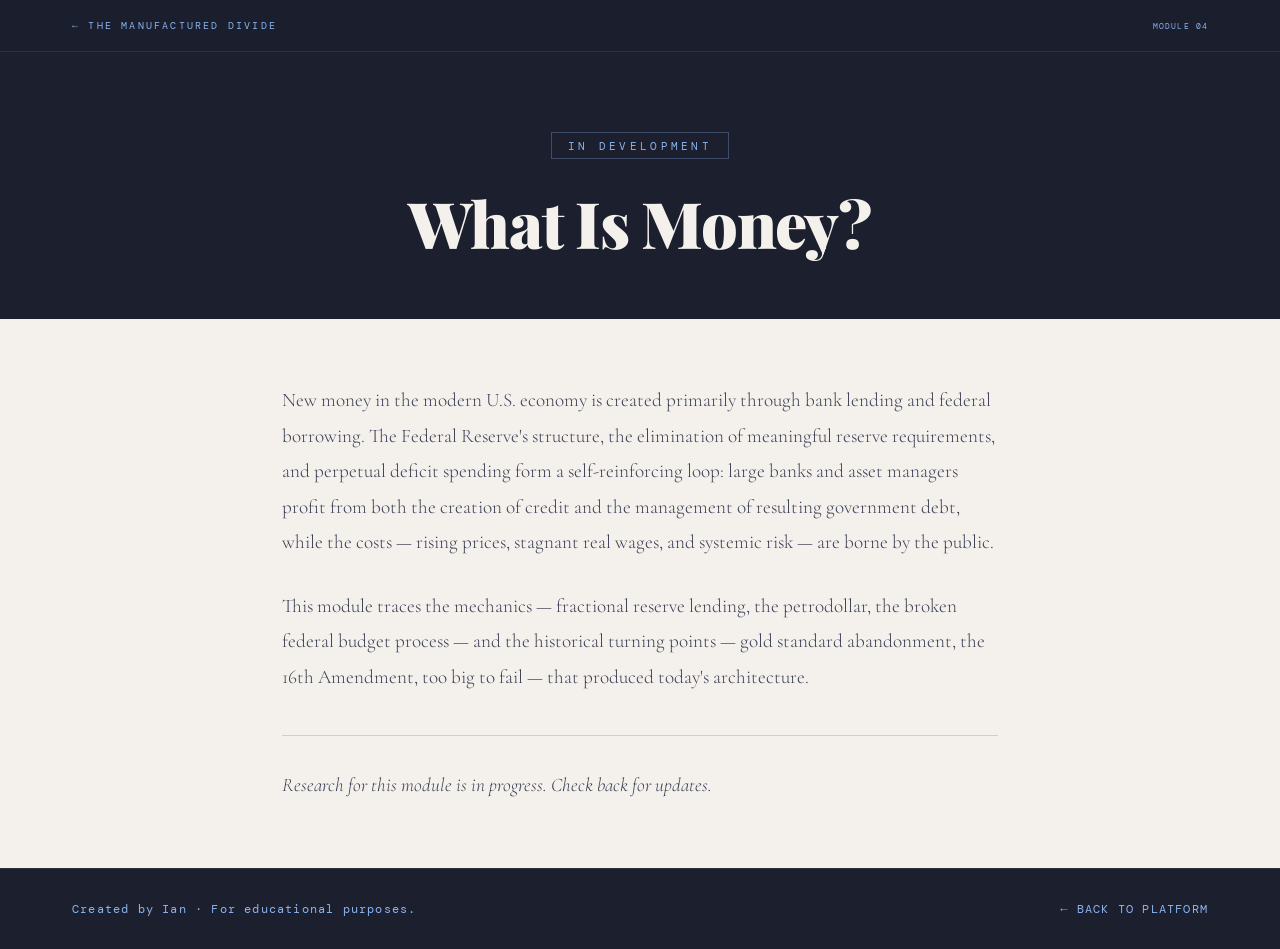
<file: banking/index.html>
<!DOCTYPE html>
<html lang="en">
<head>
<meta charset="UTF-8">
<meta name="viewport" content="width=device-width, initial-scale=1.0">
<title>What Is Money? — The Manufactured Divide</title>
<link href="https://fonts.googleapis.com/css2?family=Playfair+Display:ital,wght@0,700;0,900;1,700&family=DM+Mono:wght@400;500&family=Cormorant+Garamond:ital,wght@0,300;0,400;1,300;1,400&family=DM+Sans:wght@300;400;500&display=swap" rel="stylesheet">
<style>
:root {
  --bg:        #f4f1ec;
  --bg-2:      #ede9e2;
  --bg-dark:   #1c1f2e;
  --border:    #d4cfc6;
  --ink:       #1c1f2e;
  --ink-2:     #3d4155;
  --ink-3:     #7a7e8a;
  --accent:    #2d5fa6;
  --serif:     'Playfair Display', Georgia, serif;
  --serif-2:   'Cormorant Garamond', Georgia, serif;
  --mono:      'DM Mono', monospace;
  --sans:      'DM Sans', sans-serif;
}
*, *::before, *::after { box-sizing: border-box; margin: 0; padding: 0; }
html { scroll-behavior: smooth; }
body { background: var(--bg); color: var(--ink); font-family: var(--sans); overflow-x: hidden; }

nav {
  position: fixed; top: 0; left: 0; right: 0; z-index: 900;
  height: 52px; background: rgba(28,31,46,0.97);
  backdrop-filter: blur(16px); border-bottom: 1px solid rgba(255,255,255,0.08);
  display: flex; align-items: center;
}
.nav-inner {
  width: 100%; max-width: 1200px; margin: 0 auto; padding: 0 2rem;
  display: flex; align-items: center; justify-content: space-between;
}
.nav-back { font-family: var(--mono); font-size: 10px; letter-spacing: 0.22em; text-transform: uppercase; color: #8ab4f0; text-decoration: none; transition: color 0.2s; }
.nav-back:hover { color: #ffffff; }
.nav-module { font-family: var(--mono); font-size: 8px; letter-spacing: 0.14em; text-transform: uppercase; color: #8ab4f0; }

.hero {
  padding: calc(52px + 5rem) 2rem 4rem;
  background: var(--bg-dark);
  text-align: center;
}
.hero-inner { max-width: 700px; margin: 0 auto; }
.hero-badge {
  font-family: var(--mono); font-size: 11px; letter-spacing: 0.3em;
  text-transform: uppercase; color: #8ab4f0;
  border: 1px solid rgba(138,180,240,0.3);
  display: inline-block; padding: 0.35rem 1rem; margin-bottom: 2rem;
}
.hero-title {
  font-family: var(--serif); font-size: clamp(2rem, 5vw, 4.5rem);
  font-weight: 900; line-height: 1.0; letter-spacing: -0.02em; color: #f4f1ec;
  margin-bottom: 0;
}

.content-section {
  max-width: 780px; margin: 0 auto; padding: 4rem 2rem;
}
.content-section p {
  font-family: var(--serif-2); font-size: clamp(1.05rem, 1.6vw, 1.2rem);
  font-weight: 300; line-height: 1.85; color: var(--ink-2);
  margin-bottom: 1.75rem;
}
.content-section p:last-of-type { margin-bottom: 0; }
.status-note {
  font-family: var(--serif-2); font-style: italic;
  font-size: 1.05rem; color: var(--ink-3);
  margin-top: 2.5rem; padding-top: 2rem;
  border-top: 1px solid var(--border);
}

footer {
  background: var(--bg-dark); border-top: 1px solid rgba(255,255,255,0.07); padding: 2rem 0;
}
.footer-inner {
  max-width: 1200px; margin: 0 auto; padding: 0 2rem;
  display: flex; justify-content: space-between; align-items: center; flex-wrap: wrap; gap: 1rem;
}
.footer-left p { font-family: var(--mono); font-size: 12px; color: #8ab4f0; letter-spacing: 0.1em; }
.footer-link { font-family: var(--mono); font-size: 12px; letter-spacing: 0.1em; text-transform: uppercase; color: #8ab4f0; text-decoration: none; transition: color 0.15s; }
.footer-link:hover { color: #ffffff; }
</style>
</head>
<body>

<nav>
  <div class="nav-inner">
    <a href="../index.html" class="nav-back">← The Manufactured Divide</a>
    <span class="nav-module">Module 04</span>
  </div>
</nav>

<section class="hero">
  <div class="hero-inner">
    <div class="hero-badge">In Development</div>
    <h1 class="hero-title">What Is Money?</h1>
  </div>
</section>

<div class="content-section">
  <p>New money in the modern U.S. economy is created primarily through bank lending and federal borrowing. The Federal Reserve's structure, the elimination of meaningful reserve requirements, and perpetual deficit spending form a self-reinforcing loop: large banks and asset managers profit from both the creation of credit and the management of resulting government debt, while the costs — rising prices, stagnant real wages, and systemic risk — are borne by the public.</p>
  <p>This module traces the mechanics — fractional reserve lending, the petrodollar, the broken federal budget process — and the historical turning points — gold standard abandonment, the 16th Amendment, too big to fail — that produced today's architecture.</p>
  <p class="status-note">Research for this module is in progress. Check back for updates.</p>
</div>

<footer>
  <div class="footer-inner">
    <div class="footer-left"><p>Created by Ian · For educational purposes.</p></div>
    <a href="../index.html" class="footer-link">← Back to Platform</a>
  </div>
</footer>

</body>
</html>
</file>
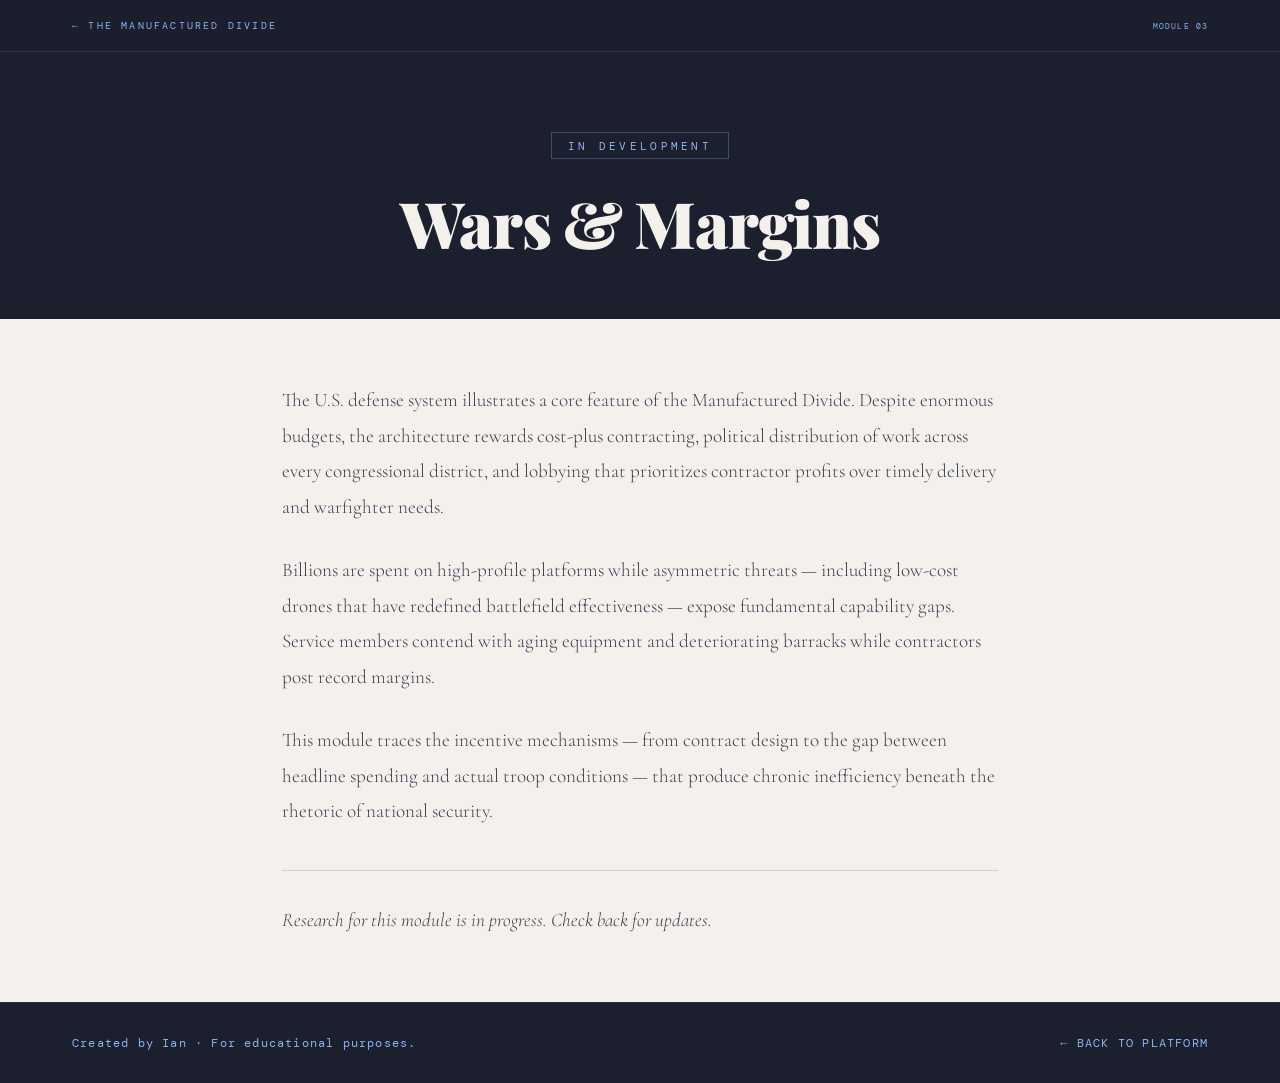
<file: defense/index.html>
<!DOCTYPE html>
<html lang="en">
<head>
<meta charset="UTF-8">
<meta name="viewport" content="width=device-width, initial-scale=1.0">
<title>Wars & Margins — The Manufactured Divide</title>
<link href="https://fonts.googleapis.com/css2?family=Playfair+Display:ital,wght@0,700;0,900;1,700&family=DM+Mono:wght@400;500&family=Cormorant+Garamond:ital,wght@0,300;0,400;1,300;1,400&family=DM+Sans:wght@300;400;500&display=swap" rel="stylesheet">
<style>
:root {
  --bg:        #f4f1ec;
  --bg-2:      #ede9e2;
  --bg-dark:   #1c1f2e;
  --border:    #d4cfc6;
  --ink:       #1c1f2e;
  --ink-2:     #3d4155;
  --ink-3:     #7a7e8a;
  --accent:    #2d5fa6;
  --serif:     'Playfair Display', Georgia, serif;
  --serif-2:   'Cormorant Garamond', Georgia, serif;
  --mono:      'DM Mono', monospace;
  --sans:      'DM Sans', sans-serif;
}
*, *::before, *::after { box-sizing: border-box; margin: 0; padding: 0; }
html { scroll-behavior: smooth; }
body { background: var(--bg); color: var(--ink); font-family: var(--sans); overflow-x: hidden; }

nav {
  position: fixed; top: 0; left: 0; right: 0; z-index: 900;
  height: 52px; background: rgba(28,31,46,0.97);
  backdrop-filter: blur(16px); border-bottom: 1px solid rgba(255,255,255,0.08);
  display: flex; align-items: center;
}
.nav-inner {
  width: 100%; max-width: 1200px; margin: 0 auto; padding: 0 2rem;
  display: flex; align-items: center; justify-content: space-between;
}
.nav-back { font-family: var(--mono); font-size: 10px; letter-spacing: 0.22em; text-transform: uppercase; color: #8ab4f0; text-decoration: none; transition: color 0.2s; }
.nav-back:hover { color: #ffffff; }
.nav-module { font-family: var(--mono); font-size: 8px; letter-spacing: 0.14em; text-transform: uppercase; color: #8ab4f0; }

.hero {
  padding: calc(52px + 5rem) 2rem 4rem;
  background: var(--bg-dark);
  text-align: center;
}
.hero-inner { max-width: 700px; margin: 0 auto; }
.hero-badge {
  font-family: var(--mono); font-size: 11px; letter-spacing: 0.3em;
  text-transform: uppercase; color: #8ab4f0;
  border: 1px solid rgba(138,180,240,0.3);
  display: inline-block; padding: 0.35rem 1rem; margin-bottom: 2rem;
}
.hero-title {
  font-family: var(--serif); font-size: clamp(2rem, 5vw, 4.5rem);
  font-weight: 900; line-height: 1.0; letter-spacing: -0.02em; color: #f4f1ec;
  margin-bottom: 0;
}

.content-section {
  max-width: 780px; margin: 0 auto; padding: 4rem 2rem;
}
.content-section p {
  font-family: var(--serif-2); font-size: clamp(1.05rem, 1.6vw, 1.2rem);
  font-weight: 300; line-height: 1.85; color: var(--ink-2);
  margin-bottom: 1.75rem;
}
.content-section p:last-of-type { margin-bottom: 0; }
.status-note {
  font-family: var(--serif-2); font-style: italic;
  font-size: 1.05rem; color: var(--ink-3);
  margin-top: 2.5rem; padding-top: 2rem;
  border-top: 1px solid var(--border);
}

footer {
  background: var(--bg-dark); border-top: 1px solid rgba(255,255,255,0.07); padding: 2rem 0;
}
.footer-inner {
  max-width: 1200px; margin: 0 auto; padding: 0 2rem;
  display: flex; justify-content: space-between; align-items: center; flex-wrap: wrap; gap: 1rem;
}
.footer-left p { font-family: var(--mono); font-size: 12px; color: #8ab4f0; letter-spacing: 0.1em; }
.footer-link { font-family: var(--mono); font-size: 12px; letter-spacing: 0.1em; text-transform: uppercase; color: #8ab4f0; text-decoration: none; transition: color 0.15s; }
.footer-link:hover { color: #ffffff; }
</style>
</head>
<body>

<nav>
  <div class="nav-inner">
    <a href="../index.html" class="nav-back">← The Manufactured Divide</a>
    <span class="nav-module">Module 03</span>
  </div>
</nav>

<section class="hero">
  <div class="hero-inner">
    <div class="hero-badge">In Development</div>
    <h1 class="hero-title">Wars &amp; Margins</h1>
  </div>
</section>

<div class="content-section">
  <p>The U.S. defense system illustrates a core feature of the Manufactured Divide. Despite enormous budgets, the architecture rewards cost-plus contracting, political distribution of work across every congressional district, and lobbying that prioritizes contractor profits over timely delivery and warfighter needs.</p>
  <p>Billions are spent on high-profile platforms while asymmetric threats — including low-cost drones that have redefined battlefield effectiveness — expose fundamental capability gaps. Service members contend with aging equipment and deteriorating barracks while contractors post record margins.</p>
  <p>This module traces the incentive mechanisms — from contract design to the gap between headline spending and actual troop conditions — that produce chronic inefficiency beneath the rhetoric of national security.</p>
  <p class="status-note">Research for this module is in progress. Check back for updates.</p>
</div>

<footer>
  <div class="footer-inner">
    <div class="footer-left"><p>Created by Ian · For educational purposes.</p></div>
    <a href="../index.html" class="footer-link">← Back to Platform</a>
  </div>
</footer>

</body>
</html>
</file>
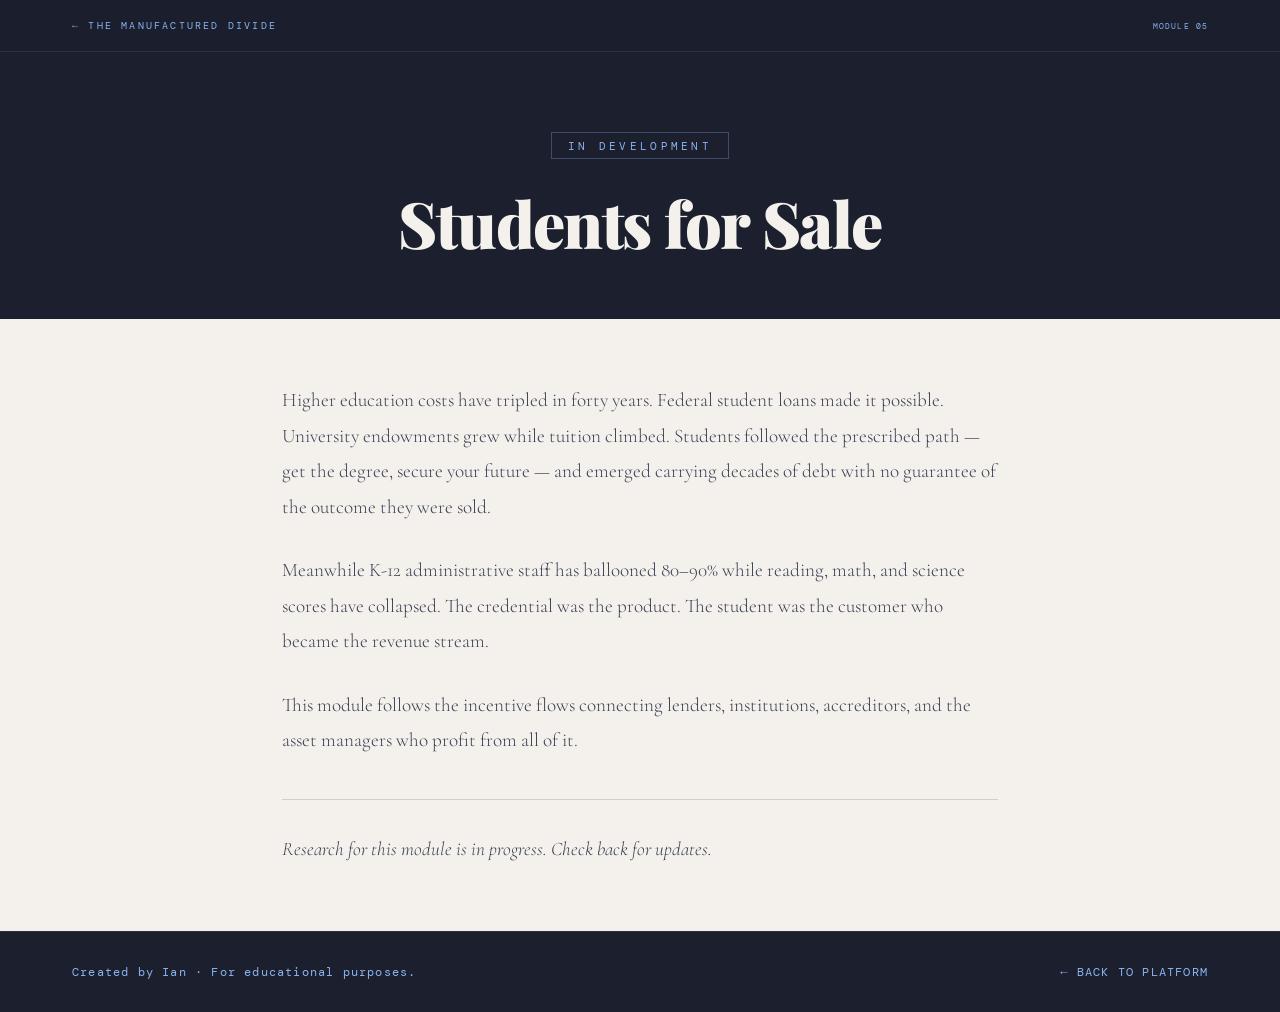
<file: education/index.html>
<!DOCTYPE html>
<html lang="en">
<head>
<meta charset="UTF-8">
<meta name="viewport" content="width=device-width, initial-scale=1.0">
<title>Students for Sale — The Manufactured Divide</title>
<link href="https://fonts.googleapis.com/css2?family=Playfair+Display:ital,wght@0,700;0,900;1,700&family=DM+Mono:wght@400;500&family=Cormorant+Garamond:ital,wght@0,300;0,400;1,300;1,400&family=DM+Sans:wght@300;400;500&display=swap" rel="stylesheet">
<style>
:root {
  --bg:        #f4f1ec;
  --bg-2:      #ede9e2;
  --bg-dark:   #1c1f2e;
  --border:    #d4cfc6;
  --ink:       #1c1f2e;
  --ink-2:     #3d4155;
  --ink-3:     #7a7e8a;
  --accent:    #2d5fa6;
  --serif:     'Playfair Display', Georgia, serif;
  --serif-2:   'Cormorant Garamond', Georgia, serif;
  --mono:      'DM Mono', monospace;
  --sans:      'DM Sans', sans-serif;
}
*, *::before, *::after { box-sizing: border-box; margin: 0; padding: 0; }
html { scroll-behavior: smooth; }
body { background: var(--bg); color: var(--ink); font-family: var(--sans); overflow-x: hidden; }

nav {
  position: fixed; top: 0; left: 0; right: 0; z-index: 900;
  height: 52px; background: rgba(28,31,46,0.97);
  backdrop-filter: blur(16px); border-bottom: 1px solid rgba(255,255,255,0.08);
  display: flex; align-items: center;
}
.nav-inner {
  width: 100%; max-width: 1200px; margin: 0 auto; padding: 0 2rem;
  display: flex; align-items: center; justify-content: space-between;
}
.nav-back { font-family: var(--mono); font-size: 10px; letter-spacing: 0.22em; text-transform: uppercase; color: #8ab4f0; text-decoration: none; transition: color 0.2s; }
.nav-back:hover { color: #ffffff; }
.nav-module { font-family: var(--mono); font-size: 8px; letter-spacing: 0.14em; text-transform: uppercase; color: #8ab4f0; }

.hero {
  padding: calc(52px + 5rem) 2rem 4rem;
  background: var(--bg-dark);
  text-align: center;
}
.hero-inner { max-width: 700px; margin: 0 auto; }
.hero-badge {
  font-family: var(--mono); font-size: 11px; letter-spacing: 0.3em;
  text-transform: uppercase; color: #8ab4f0;
  border: 1px solid rgba(138,180,240,0.3);
  display: inline-block; padding: 0.35rem 1rem; margin-bottom: 2rem;
}
.hero-title {
  font-family: var(--serif); font-size: clamp(2rem, 5vw, 4.5rem);
  font-weight: 900; line-height: 1.0; letter-spacing: -0.02em; color: #f4f1ec;
  margin-bottom: 0;
}

.content-section {
  max-width: 780px; margin: 0 auto; padding: 4rem 2rem;
}
.content-section p {
  font-family: var(--serif-2); font-size: clamp(1.05rem, 1.6vw, 1.2rem);
  font-weight: 300; line-height: 1.85; color: var(--ink-2);
  margin-bottom: 1.75rem;
}
.content-section p:last-of-type { margin-bottom: 0; }
.status-note {
  font-family: var(--serif-2); font-style: italic;
  font-size: 1.05rem; color: var(--ink-3);
  margin-top: 2.5rem; padding-top: 2rem;
  border-top: 1px solid var(--border);
}

footer {
  background: var(--bg-dark); border-top: 1px solid rgba(255,255,255,0.07); padding: 2rem 0;
}
.footer-inner {
  max-width: 1200px; margin: 0 auto; padding: 0 2rem;
  display: flex; justify-content: space-between; align-items: center; flex-wrap: wrap; gap: 1rem;
}
.footer-left p { font-family: var(--mono); font-size: 12px; color: #8ab4f0; letter-spacing: 0.1em; }
.footer-link { font-family: var(--mono); font-size: 12px; letter-spacing: 0.1em; text-transform: uppercase; color: #8ab4f0; text-decoration: none; transition: color 0.15s; }
.footer-link:hover { color: #ffffff; }
</style>
</head>
<body>

<nav>
  <div class="nav-inner">
    <a href="../index.html" class="nav-back">← The Manufactured Divide</a>
    <span class="nav-module">Module 05</span>
  </div>
</nav>

<section class="hero">
  <div class="hero-inner">
    <div class="hero-badge">In Development</div>
    <h1 class="hero-title">Students for Sale</h1>
  </div>
</section>

<div class="content-section">
  <p>Higher education costs have tripled in forty years. Federal student loans made it possible. University endowments grew while tuition climbed. Students followed the prescribed path — get the degree, secure your future — and emerged carrying decades of debt with no guarantee of the outcome they were sold.</p>
  <p>Meanwhile K-12 administrative staff has ballooned 80–90% while reading, math, and science scores have collapsed. The credential was the product. The student was the customer who became the revenue stream.</p>
  <p>This module follows the incentive flows connecting lenders, institutions, accreditors, and the asset managers who profit from all of it.</p>
  <p class="status-note">Research for this module is in progress. Check back for updates.</p>
</div>

<footer>
  <div class="footer-inner">
    <div class="footer-left"><p>Created by Ian · For educational purposes.</p></div>
    <a href="../index.html" class="footer-link">← Back to Platform</a>
  </div>
</footer>

</body>
</html>
</file>
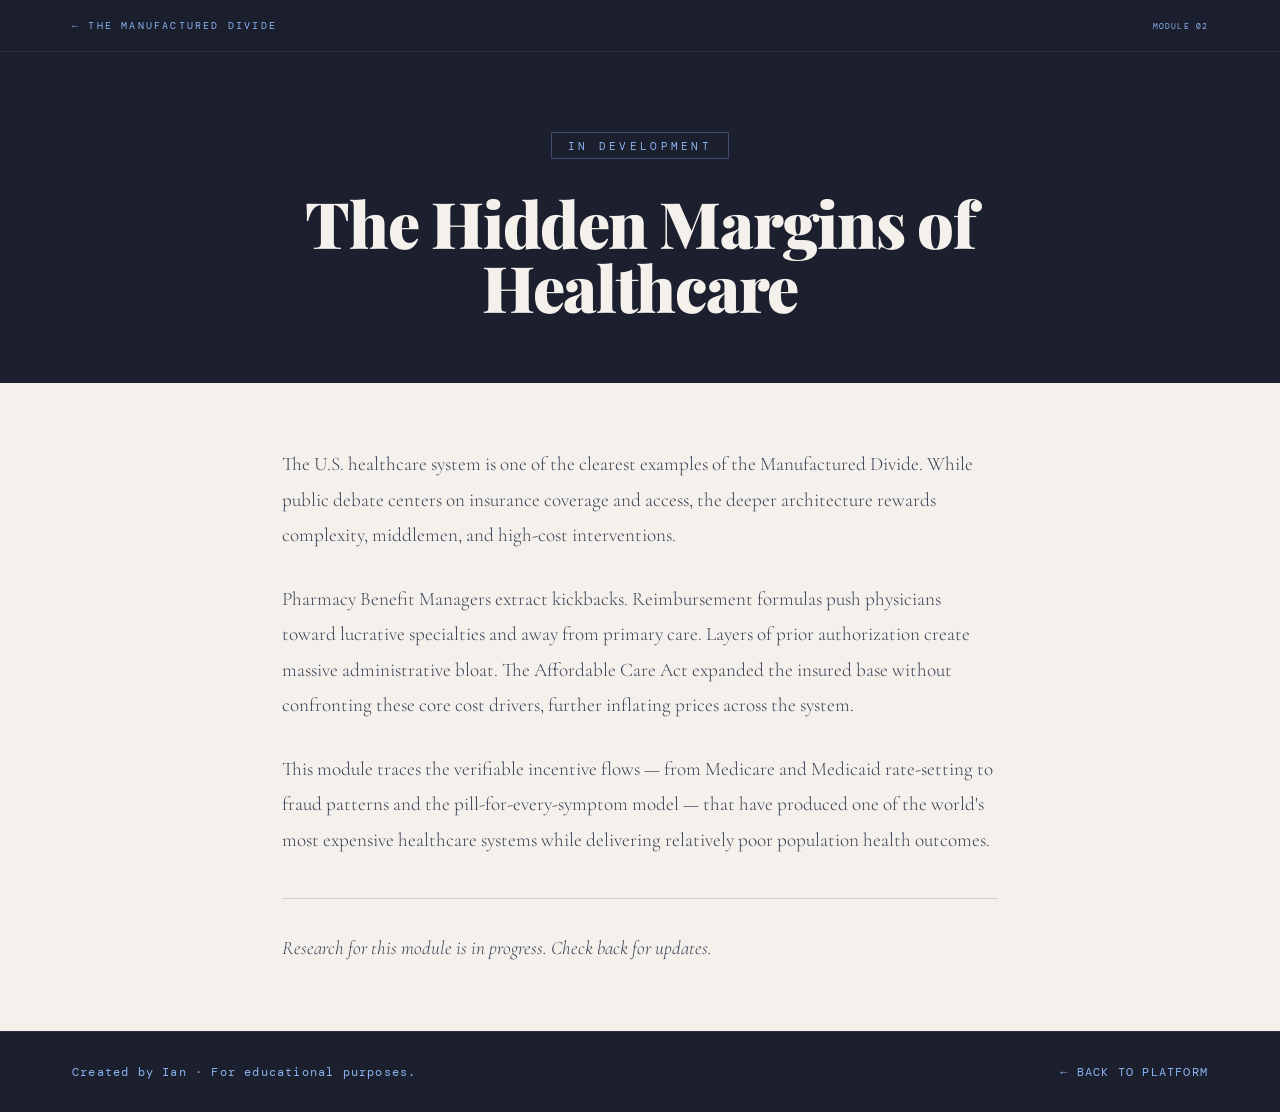
<file: healthcare/index.html>
<!DOCTYPE html>
<html lang="en">
<head>
<meta charset="UTF-8">
<meta name="viewport" content="width=device-width, initial-scale=1.0">
<title>The Hidden Margins of Healthcare — The Manufactured Divide</title>
<link href="https://fonts.googleapis.com/css2?family=Playfair+Display:ital,wght@0,700;0,900;1,700&family=DM+Mono:wght@400;500&family=Cormorant+Garamond:ital,wght@0,300;0,400;1,300;1,400&family=DM+Sans:wght@300;400;500&display=swap" rel="stylesheet">
<style>
:root {
  --bg:        #f4f1ec;
  --bg-2:      #ede9e2;
  --bg-dark:   #1c1f2e;
  --border:    #d4cfc6;
  --ink:       #1c1f2e;
  --ink-2:     #3d4155;
  --ink-3:     #7a7e8a;
  --accent:    #2d5fa6;
  --serif:     'Playfair Display', Georgia, serif;
  --serif-2:   'Cormorant Garamond', Georgia, serif;
  --mono:      'DM Mono', monospace;
  --sans:      'DM Sans', sans-serif;
}
*, *::before, *::after { box-sizing: border-box; margin: 0; padding: 0; }
html { scroll-behavior: smooth; }
body { background: var(--bg); color: var(--ink); font-family: var(--sans); overflow-x: hidden; }

nav {
  position: fixed; top: 0; left: 0; right: 0; z-index: 900;
  height: 52px; background: rgba(28,31,46,0.97);
  backdrop-filter: blur(16px); border-bottom: 1px solid rgba(255,255,255,0.08);
  display: flex; align-items: center;
}
.nav-inner {
  width: 100%; max-width: 1200px; margin: 0 auto; padding: 0 2rem;
  display: flex; align-items: center; justify-content: space-between;
}
.nav-back { font-family: var(--mono); font-size: 10px; letter-spacing: 0.22em; text-transform: uppercase; color: #8ab4f0; text-decoration: none; transition: color 0.2s; }
.nav-back:hover { color: #ffffff; }
.nav-module { font-family: var(--mono); font-size: 8px; letter-spacing: 0.14em; text-transform: uppercase; color: #8ab4f0; }

.hero {
  padding: calc(52px + 5rem) 2rem 4rem;
  background: var(--bg-dark);
  text-align: center;
}
.hero-inner { max-width: 700px; margin: 0 auto; }
.hero-badge {
  font-family: var(--mono); font-size: 11px; letter-spacing: 0.3em;
  text-transform: uppercase; color: #8ab4f0;
  border: 1px solid rgba(138,180,240,0.3);
  display: inline-block; padding: 0.35rem 1rem; margin-bottom: 2rem;
}
.hero-title {
  font-family: var(--serif); font-size: clamp(2rem, 5vw, 4.5rem);
  font-weight: 900; line-height: 1.0; letter-spacing: -0.02em; color: #f4f1ec;
  margin-bottom: 0;
}

.content-section {
  max-width: 780px; margin: 0 auto; padding: 4rem 2rem;
}
.content-section p {
  font-family: var(--serif-2); font-size: clamp(1.05rem, 1.6vw, 1.2rem);
  font-weight: 300; line-height: 1.85; color: var(--ink-2);
  margin-bottom: 1.75rem;
}
.content-section p:last-of-type { margin-bottom: 0; }
.status-note {
  font-family: var(--serif-2); font-style: italic;
  font-size: 1.05rem; color: var(--ink-3);
  margin-top: 2.5rem; padding-top: 2rem;
  border-top: 1px solid var(--border);
}

footer {
  background: var(--bg-dark); border-top: 1px solid rgba(255,255,255,0.07); padding: 2rem 0;
}
.footer-inner {
  max-width: 1200px; margin: 0 auto; padding: 0 2rem;
  display: flex; justify-content: space-between; align-items: center; flex-wrap: wrap; gap: 1rem;
}
.footer-left p { font-family: var(--mono); font-size: 12px; color: #8ab4f0; letter-spacing: 0.1em; }
.footer-link { font-family: var(--mono); font-size: 12px; letter-spacing: 0.1em; text-transform: uppercase; color: #8ab4f0; text-decoration: none; transition: color 0.15s; }
.footer-link:hover { color: #ffffff; }
</style>
</head>
<body>

<nav>
  <div class="nav-inner">
    <a href="../index.html" class="nav-back">← The Manufactured Divide</a>
    <span class="nav-module">Module 02</span>
  </div>
</nav>

<section class="hero">
  <div class="hero-inner">
    <div class="hero-badge">In Development</div>
    <h1 class="hero-title">The Hidden Margins of Healthcare</h1>
  </div>
</section>

<div class="content-section">
  <p>The U.S. healthcare system is one of the clearest examples of the Manufactured Divide. While public debate centers on insurance coverage and access, the deeper architecture rewards complexity, middlemen, and high-cost interventions.</p>
  <p>Pharmacy Benefit Managers extract kickbacks. Reimbursement formulas push physicians toward lucrative specialties and away from primary care. Layers of prior authorization create massive administrative bloat. The Affordable Care Act expanded the insured base without confronting these core cost drivers, further inflating prices across the system.</p>
  <p>This module traces the verifiable incentive flows — from Medicare and Medicaid rate-setting to fraud patterns and the pill-for-every-symptom model — that have produced one of the world's most expensive healthcare systems while delivering relatively poor population health outcomes.</p>
  <p class="status-note">Research for this module is in progress. Check back for updates.</p>
</div>

<footer>
  <div class="footer-inner">
    <div class="footer-left"><p>Created by Ian · For educational purposes.</p></div>
    <a href="../index.html" class="footer-link">← Back to Platform</a>
  </div>
</footer>

</body>
</html>
</file>
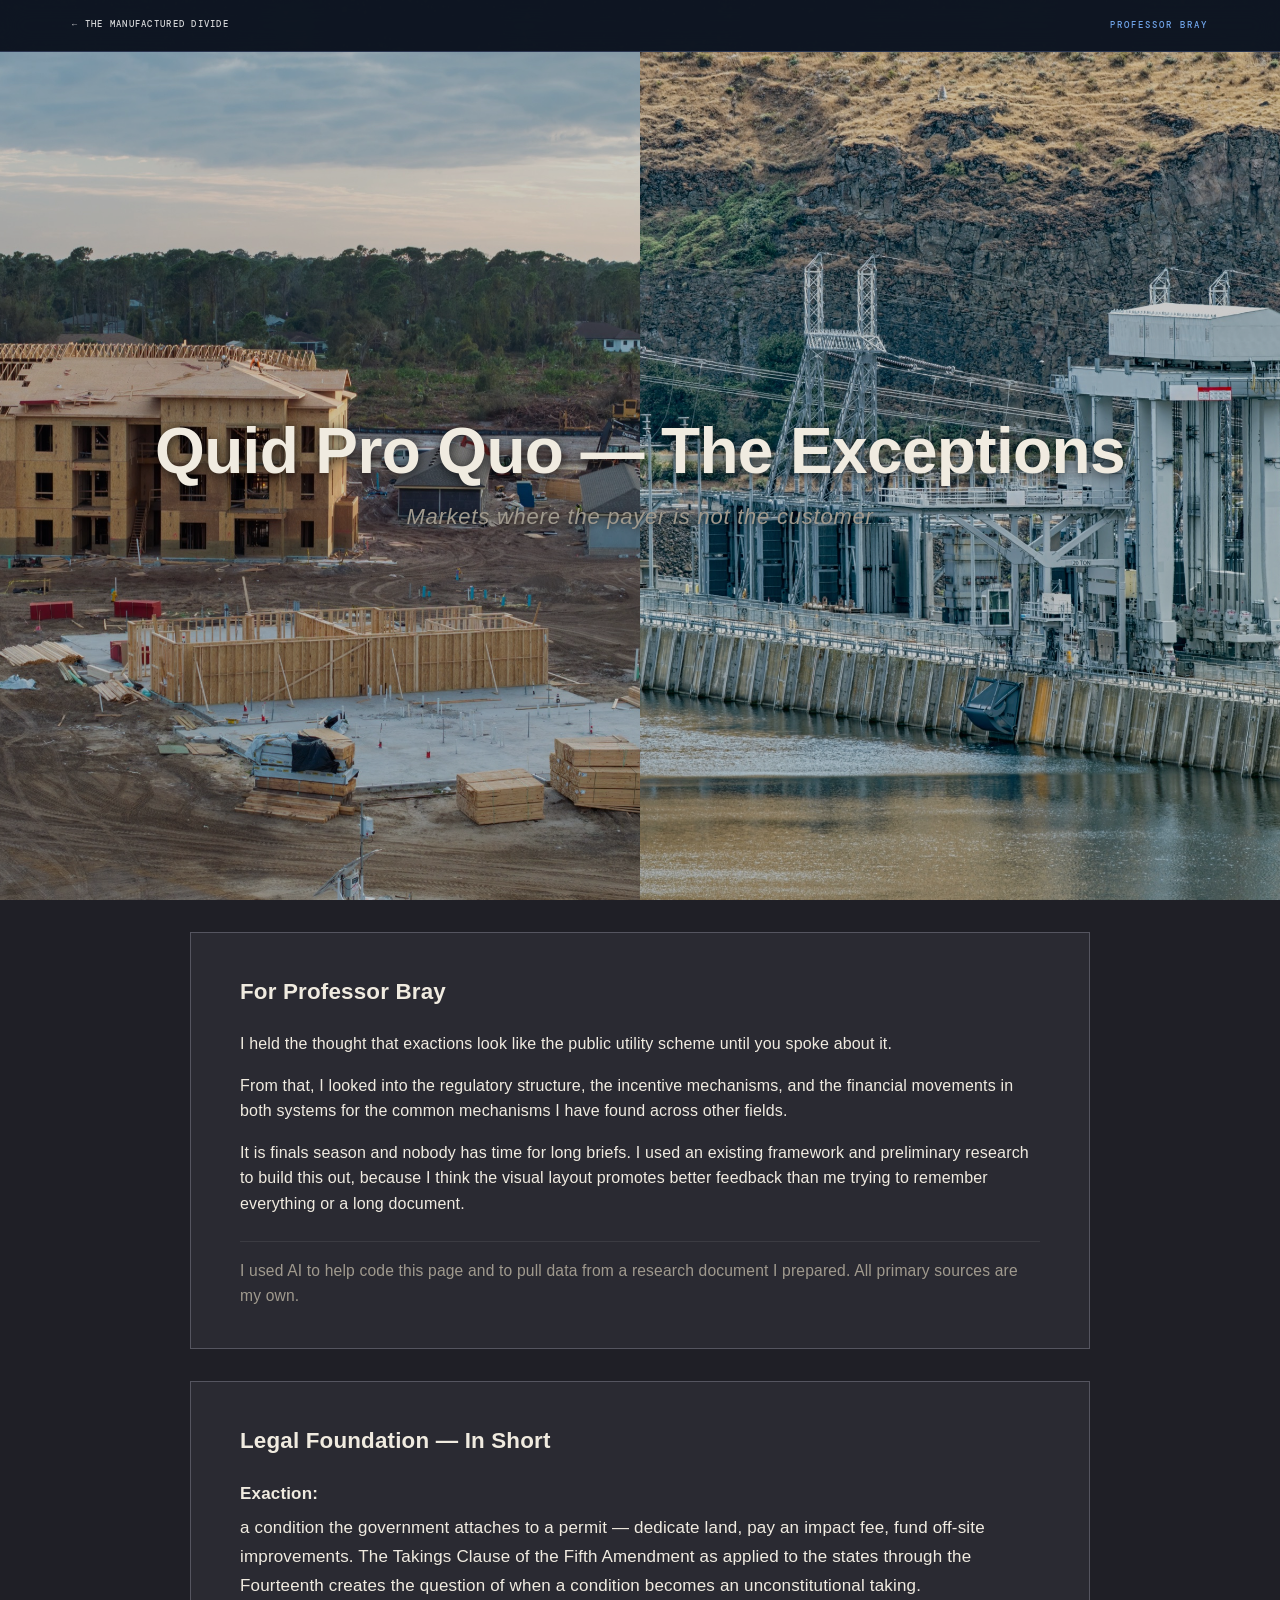
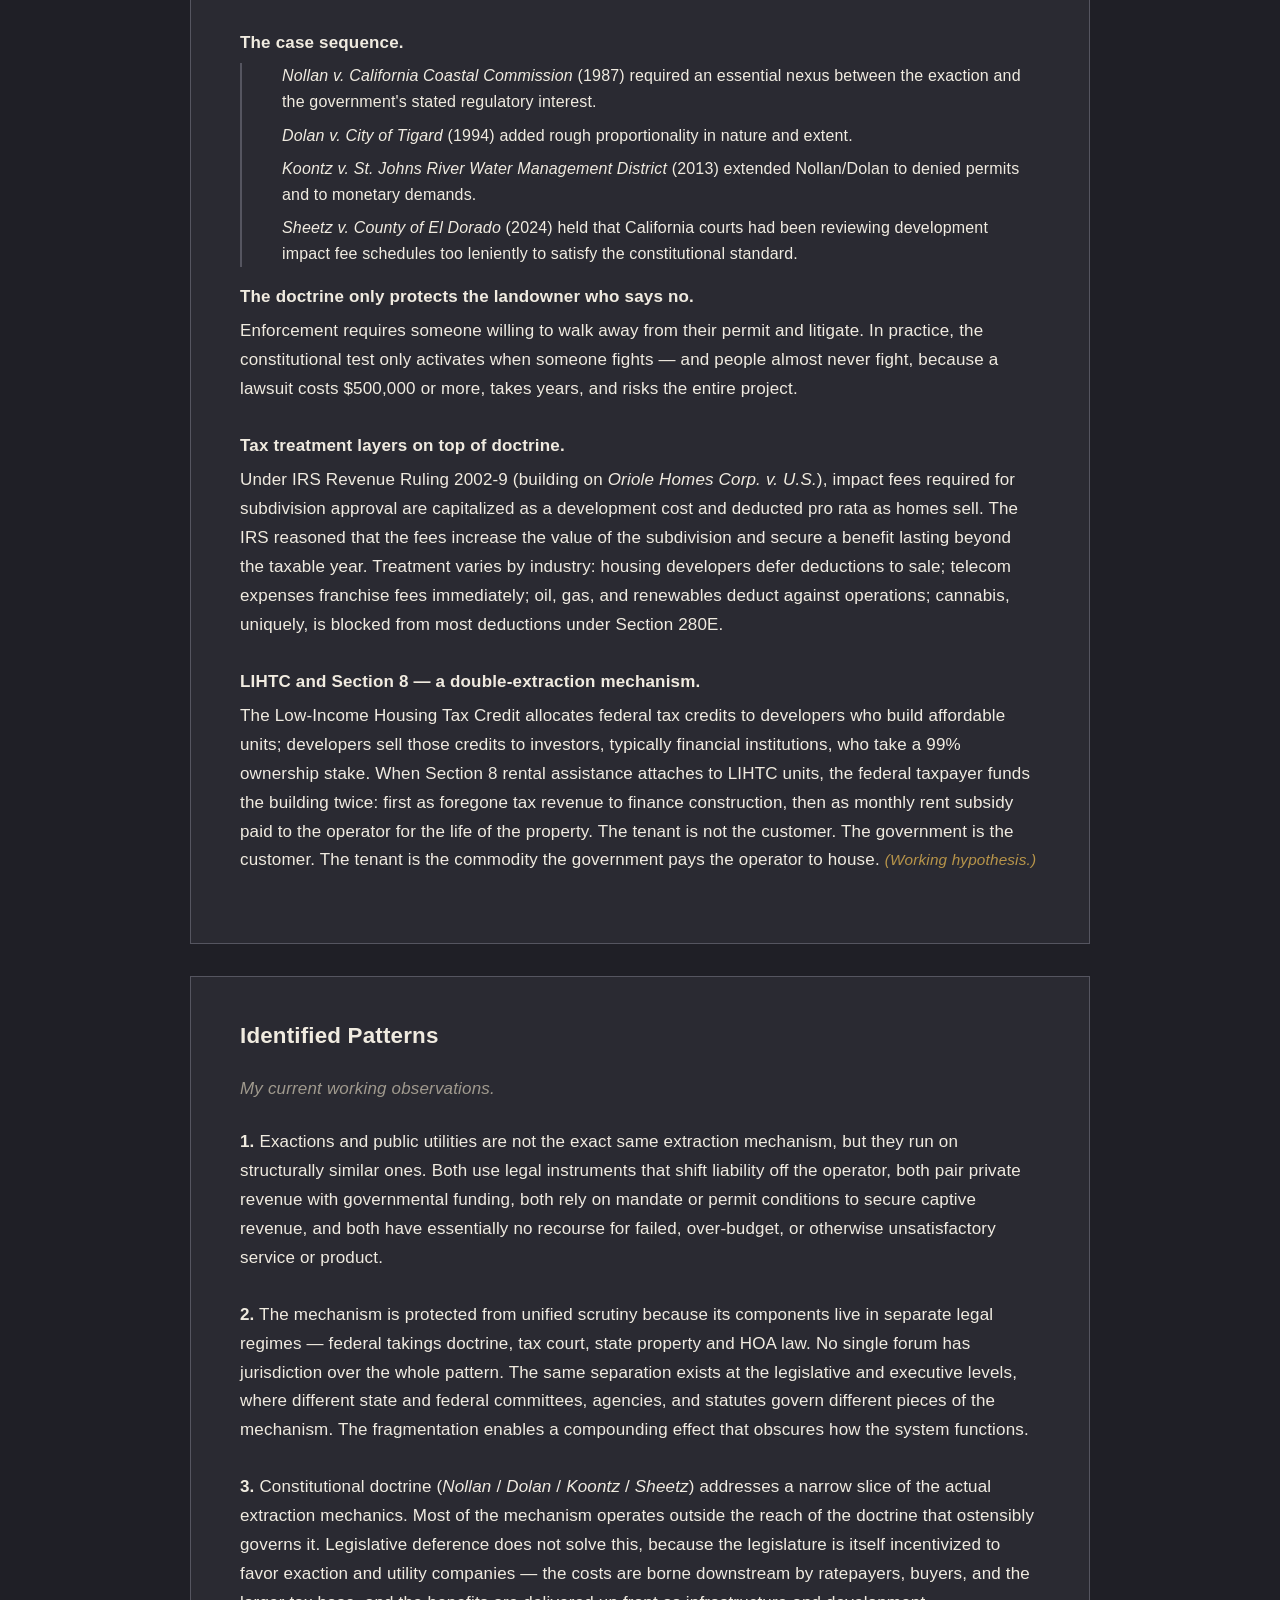
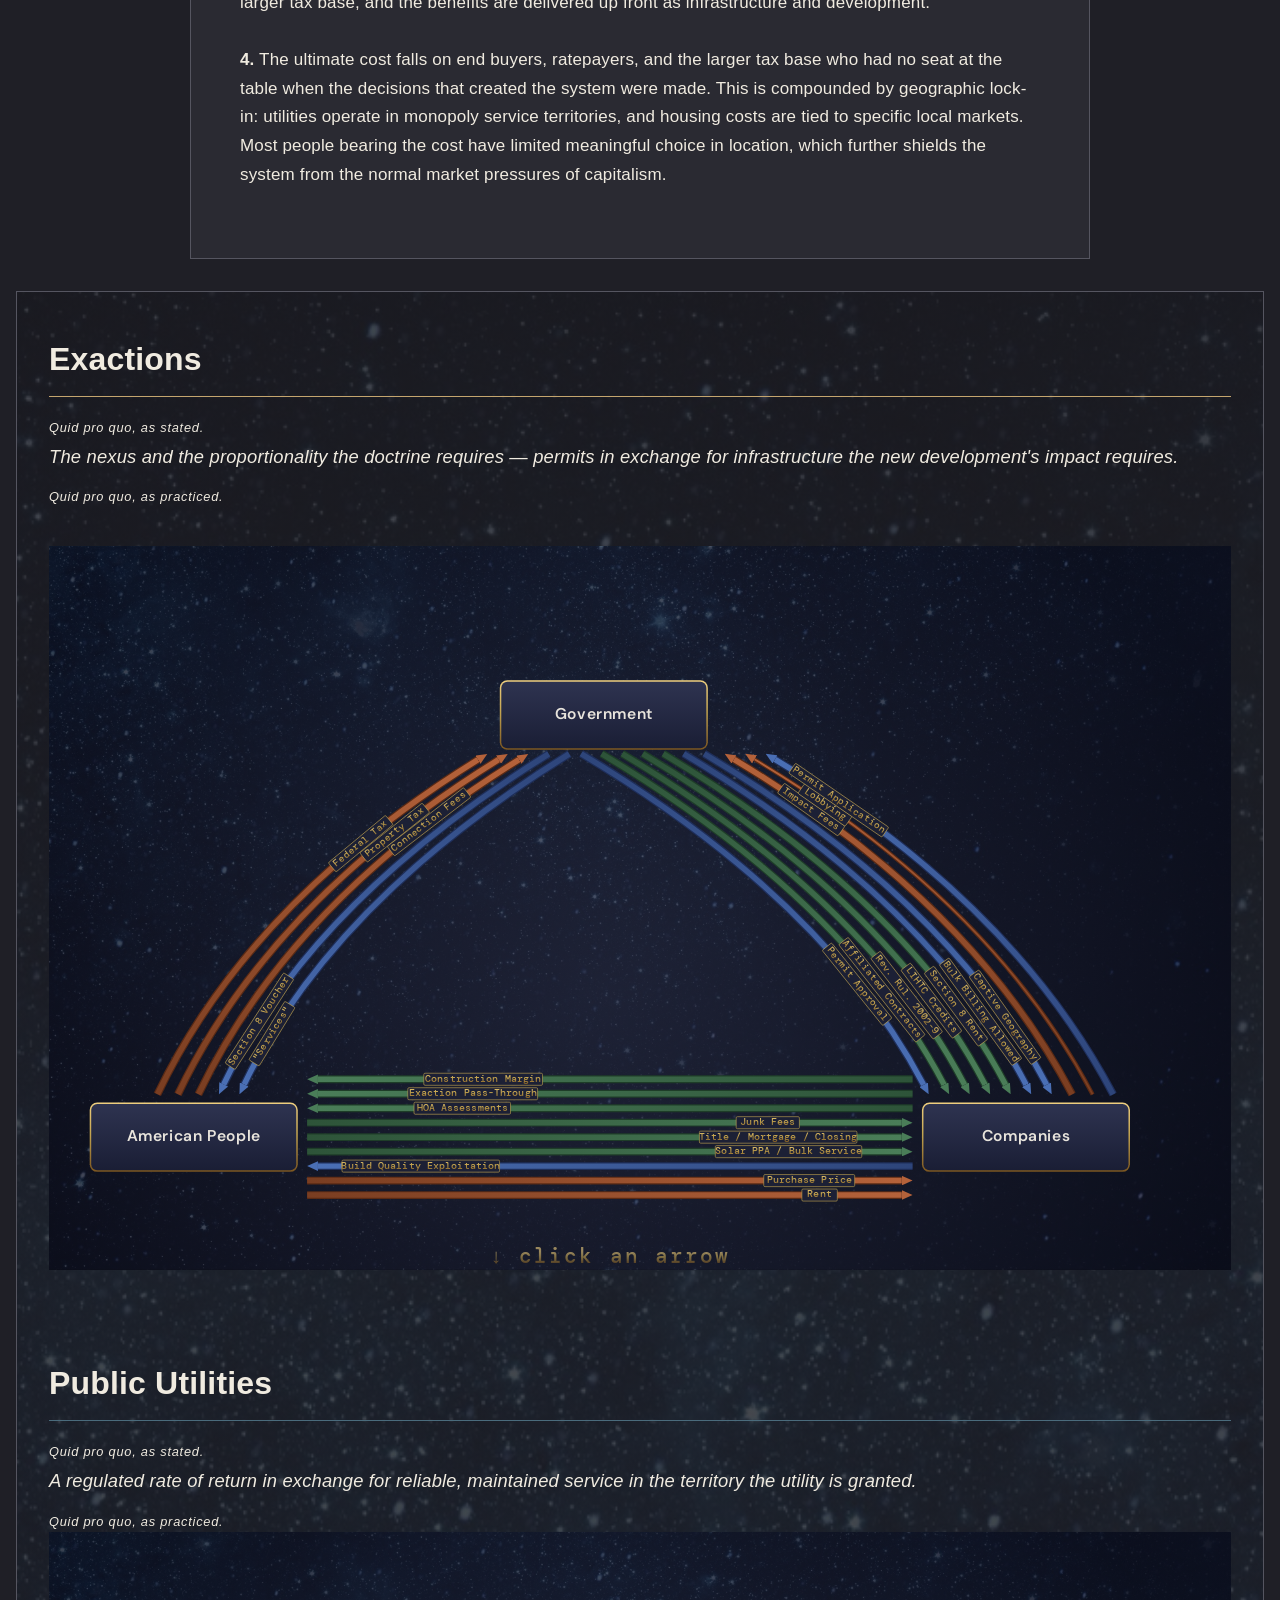
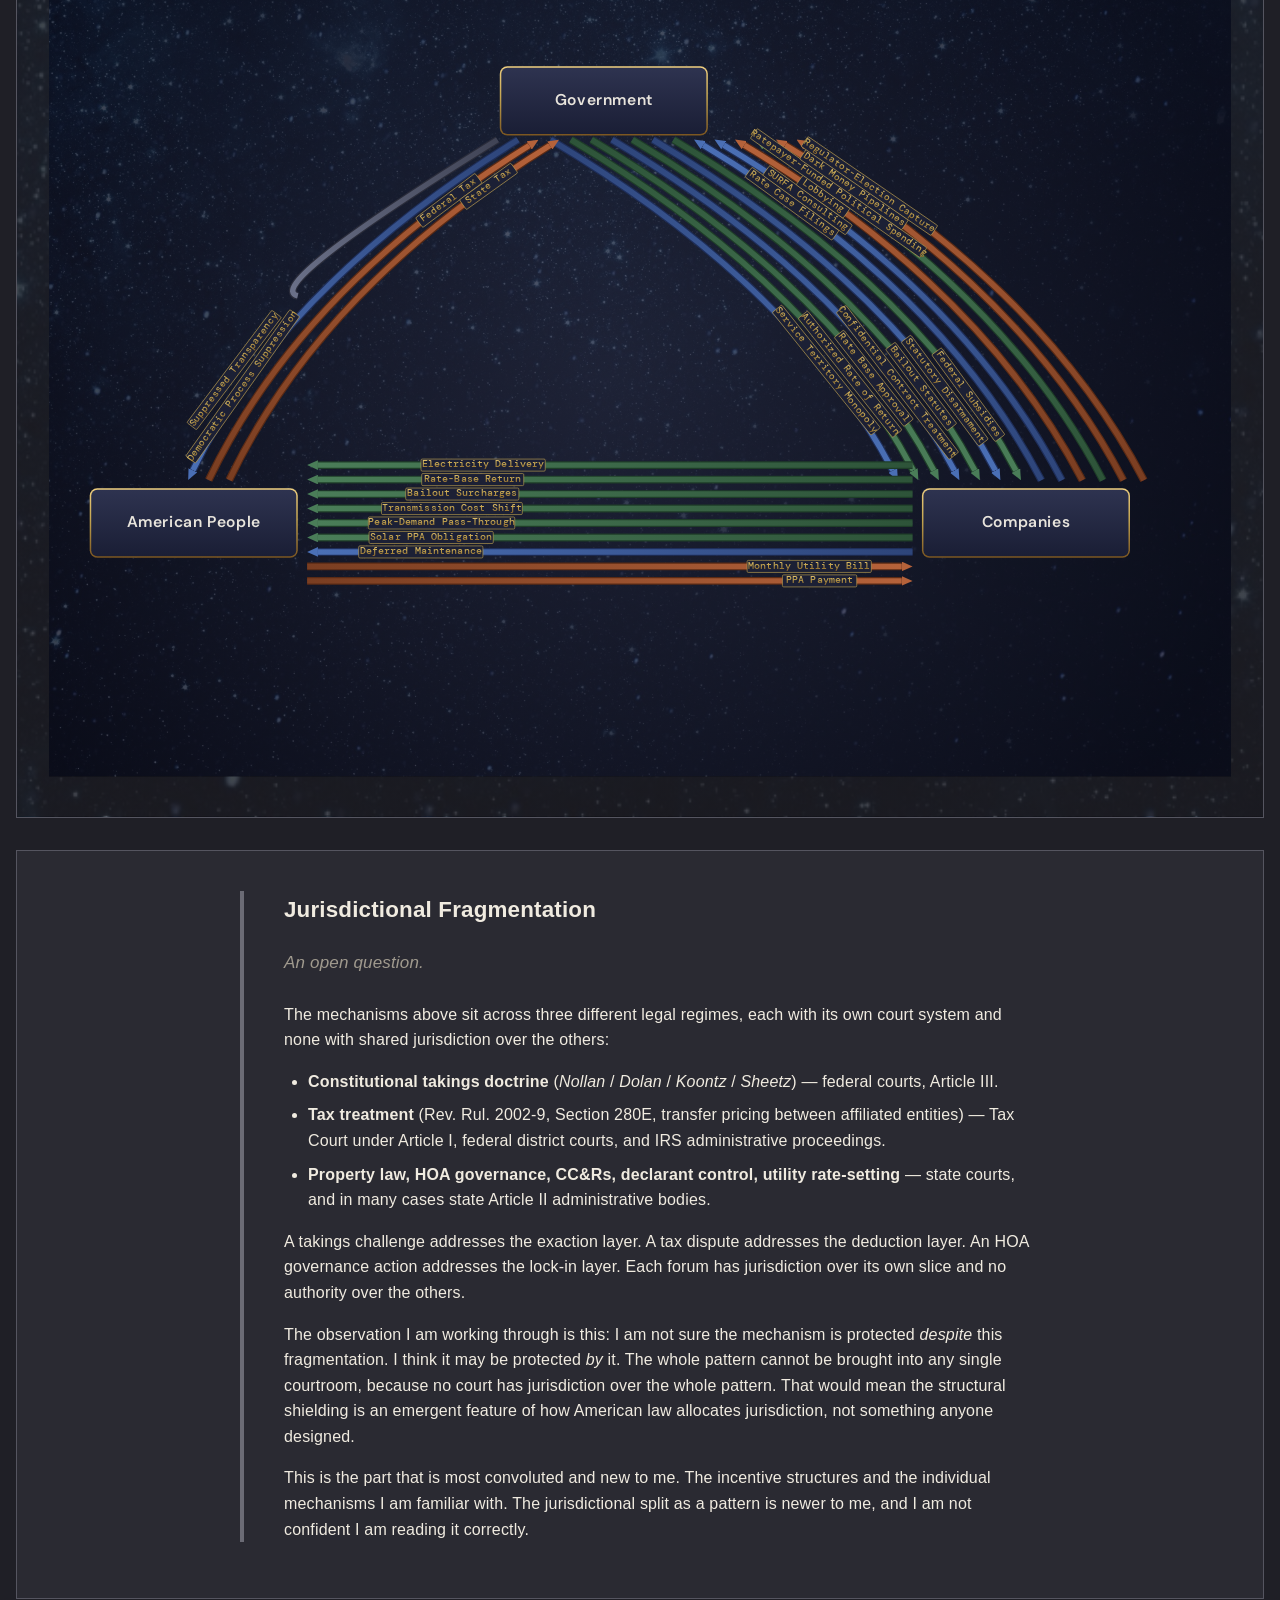
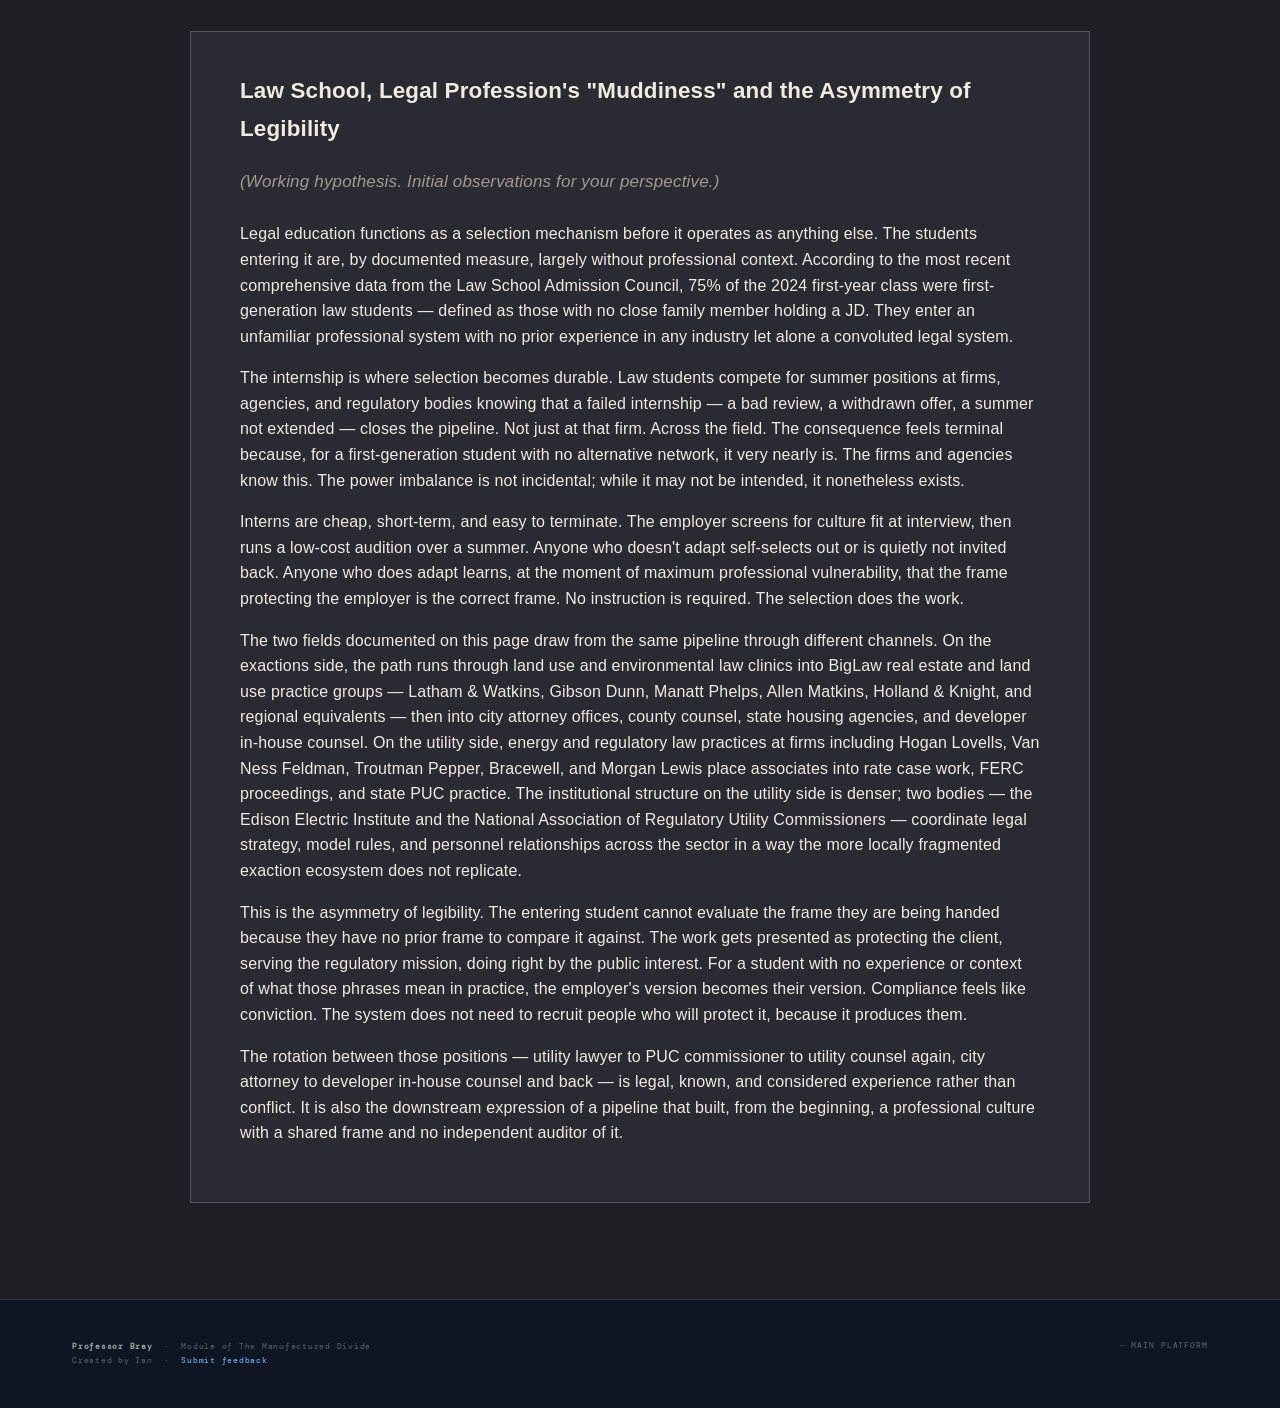
<file: professor-bray/index.html>
<!DOCTYPE html>
<html lang="en">
<head>
<meta charset="UTF-8">
<meta name="viewport" content="width=device-width, initial-scale=1.0">
<title>Professor Bray — The Manufactured Divide</title>
<link href="https://fonts.googleapis.com/css2?family=Playfair+Display:ital,wght@0,700;0,900;1,700&family=Cormorant+Garamond:ital,wght@0,300;0,400;1,300;1,400;1,500&family=DM+Mono:wght@400;500&family=DM+Sans:wght@300;400;500;600&display=swap" rel="stylesheet">
<style>
:root {
  --bg-dark:     #0f1623;
  --border-dark: #2a3550;
  --bg-light:    #f4f1ec;
  --ink-dark:    #e8e4dc;
  --ink-dark-2:  rgba(232,228,220,0.65);
  --ink-dark-3:  rgba(232,228,220,0.32);
  --ink:         #1c1f2e;
  --ink-3:       #7a7e8a;
  --acc-lt:      #6fa3e8;
  --accent:      #2d5fa6;
  --sans:        'DM Sans', sans-serif;
  --serif:       'Playfair Display', Georgia, serif;
  --mono:        'DM Mono', monospace;

  /* Page */
  --bg-page: #1F1F26;
  --bg-panel: #2A2A32;
  --border-scaffold: #555560;

  /* Typography */
  --text-body: #F0EBE0;
  --text-muted: #A09A8E;

  /* Stream accents */
  --accent-exaction: #C4A56E;
  --accent-utility: #4A6B7C;

  /* Flag colors */
  --flag-hypothesis: #B8954A;
  --flag-research: #8B4A3C;

  /* Hero overlay */
  --hero-overlay: rgba(0, 0, 0, 0.20);
}
*, *::before, *::after { box-sizing: border-box; margin: 0; padding: 0; }
html { scroll-behavior: smooth; }
body { background: var(--bg-light); color: var(--ink); font-family: var(--sans); font-size: 17px; line-height: 1.65; overflow-x: hidden; }
body {
  background-color: var(--bg-page);
  background-image:
    linear-gradient(rgba(31,31,38,0.88), rgba(31,31,38,0.88)),
    url('../assets/bg-site.jpeg');
  background-size: cover;
  background-position: center top;
  background-attachment: fixed;
  color: var(--text-body);
  font-family: -apple-system, BlinkMacSystemFont, "Segoe UI", "Helvetica Neue", Arial, sans-serif;
  line-height: 1.7;
  letter-spacing: 0.01em;
  font-weight: 450;
}

nav {
  position: fixed; top: 0; left: 0; right: 0; z-index: 900;
  height: 52px; background: rgba(15,22,35,0.97);
  backdrop-filter: blur(12px); border-bottom: 1px solid var(--border-dark);
  display: flex; align-items: center;
}
.nav-inner {
  width: 100%; max-width: 1200px; margin: 0 auto; padding: 0 2rem;
  display: flex; align-items: center; justify-content: space-between; gap: 1rem;
}
.nav-back {
  font-family: var(--mono); font-size: 8.5px; letter-spacing: 0.15em;
  text-transform: uppercase; color: rgba(255,255,255,0.82); text-decoration: none;
  transition: color 0.2s; white-space: nowrap; flex-shrink: 0;
}
.nav-back:hover { color: var(--ink-dark); }
.nav-brand {
  font-family: var(--mono); font-size: 9px; letter-spacing: 0.22em;
  text-transform: uppercase; color: var(--acc-lt); white-space: nowrap;
}

footer { background: var(--bg-dark); border-top: 1px solid var(--border-dark); padding: 2.5rem 0; }
.footer-inner {
  max-width: 1200px; margin: 0 auto; padding: 0 2rem;
  display: flex; justify-content: space-between; align-items: flex-start;
  flex-wrap: wrap; gap: 1.5rem;
}
.footer-left p { font-family: var(--mono); font-size: 7.5px; color: var(--ink-dark-3); letter-spacing: 0.1em; line-height: 1.9; }
.footer-left strong { color: var(--ink-dark-2); }
.footer-left a { color: var(--acc-lt); text-decoration: none; }
.footer-left a:hover { text-decoration: underline; }
.footer-right { display: flex; gap: 1.5rem; flex-wrap: wrap; }
.footer-link { font-family: var(--mono); font-size: 7.5px; letter-spacing: 0.12em; text-transform: uppercase; color: var(--ink-dark-3); text-decoration: none; transition: color 0.18s; }
.footer-link:hover { color: var(--ink-dark); }

/* ── HERO ── */
.hero { width: 100%; margin-top: 52px; }
.hero-split { display: flex; flex-direction: row; height: calc(100vh - 52px); position: relative; }
.hero-half {
  flex: 1; position: relative;
  display: flex; align-items: center; justify-content: center;
  overflow: hidden; background-size: cover; background-position: center;
}
.hero-half::before {
  content: ''; position: absolute; inset: 0;
  background: var(--hero-overlay); z-index: 1;
}
.hero-half--exaction { background-image: url('reference/Exaction-web.jpeg'); }
.hero-half--utility  { background-image: url('reference/Utility-web.jpeg'); }
.hero-label {
  position: relative; z-index: 2;
  font-family: var(--serif); font-size: clamp(4rem, 8vw, 7rem);
  font-weight: 700; color: var(--text-body);
  text-shadow: 0 2px 8px rgba(0, 0, 0, 0.6);
}
@media (max-width: 768px) {
  .hero-split { flex-direction: column; height: auto; }
  .hero-half  { height: 50vh; }
  .hero-title-overlay { top: 25%; transform: translateY(-50%); }
  .hero-main-title { font-size: clamp(1.75rem, 7vw, 3rem); }
  .hero-tagline { font-size: 1rem; }
}
.hero-title-overlay {
  position: absolute; top: 50%; left: 0; right: 0;
  transform: translateY(-50%); z-index: 10;
  text-align: center; padding: 0 2rem;
  pointer-events: none;
}
.hero-main-title {
  font-family: -apple-system, BlinkMacSystemFont, "Segoe UI", "Helvetica Neue", Arial, sans-serif;
  font-size: clamp(2.5rem, 5vw, 4.5rem);
  font-weight: 800; color: var(--text-body);
  text-shadow: 0 2px 12px rgba(0,0,0,0.75);
  letter-spacing: -0.01em; line-height: 1.1;
}
.hero-tagline {
  font-style: italic;
  font-size: clamp(1rem, 2vw, 1.375rem);
  color: var(--text-muted);
  letter-spacing: 0.035em; font-weight: 400;
  margin-top: 0.75rem;
  text-shadow: 0 1px 6px rgba(0,0,0,0.6);
}

/* ── PANELS ── */
.panels { padding: 2rem 1rem 4rem; }
.panel {
  max-width: 900px; margin: 0 auto 2rem;
  background: var(--bg-panel); border: 1px solid var(--border-scaffold);
  padding: 2.5rem 2rem;
}
.panel--wide { max-width: 1400px; }
#diagram {
  background-image:
    linear-gradient(rgba(31,31,38,0.82), rgba(31,31,38,0.82)),
    url('../assets/bg-site.jpeg');
  background-size: cover;
  background-position: center;
}
#law-school-split { max-width: 1100px; }
.panel-title {
  font-family: -apple-system, BlinkMacSystemFont, "Segoe UI", "Helvetica Neue", Arial, sans-serif;
  font-size: 1.4rem; font-weight: 700;
  color: var(--text-body); margin-bottom: 1.25rem; text-align: left;
}
.panel-subtitle {
  font-family: -apple-system, BlinkMacSystemFont, "Segoe UI", "Helvetica Neue", Arial, sans-serif;
  font-size: 1.1rem; font-weight: 700;
  color: var(--text-body); margin-bottom: 1rem; text-align: left;
}
.panel-body {
  font-family: var(--sans); font-style: italic;
  color: var(--text-muted); font-size: 0.95rem;
}
.diagram-split { display: flex; flex-direction: column; gap: 2rem; }
.diagram-placeholder {
  flex: 1; border: 1px solid var(--border-scaffold);
  background: rgba(255,255,255,0.03);
  padding: 3rem 1rem;
  display: flex; flex-direction: column;
  align-items: center; justify-content: center;
  text-align: center; gap: 0.75rem;
}
.diagram-label {
  font-family: var(--mono); font-size: 0.8rem;
  letter-spacing: 0.12em; text-transform: uppercase; color: var(--text-muted);
}
.law-split { display: flex; gap: 1.5rem; }
.law-sub-panel { flex: 1; border: 1px solid var(--border-scaffold); padding: 1.5rem; }
.panel-p {
  color: var(--text-body); font-size: 1rem;
  line-height: 1.6; margin-bottom: 1rem;
}
.panel-disclosure {
  color: var(--text-muted); font-size: 0.92em;
  line-height: 1.6; margin-top: 1.5rem;
  padding-top: 1rem; border-top: 1px solid rgba(255, 255, 255, 0.08);
}
.case-sequence {
  margin: 0 0 1rem 1.5rem;
  padding-left: 1rem;
  border-left: 2px solid var(--border-scaffold);
}
.case-sequence p {
  color: var(--text-body); font-size: 1rem;
  line-height: 1.6; margin-bottom: 0.5rem;
}
.case-sequence p:last-child { margin-bottom: 0; }
.hypothesis-flag { color: var(--flag-hypothesis); font-style: italic; font-size: 0.9em; }
#legal-short strong, #working-thesis strong, #jurisdictional-fragmentation strong { font-weight: 600; }
:is(#legal-short, #working-thesis) .lead-in { margin-bottom: 0.35rem; }
:is(#legal-short, #working-thesis) .continuation { margin-bottom: 1.75rem; }
.subtitle { font-style: italic; color: var(--text-muted); margin-bottom: 1.5rem; }
.numbered-point { margin-bottom: 1.75rem; }
.panel-list { margin: 0 0 1rem; padding-left: 1.5rem; list-style: disc; }
.panel-list li { color: var(--text-body); font-size: 1rem; line-height: 1.6; margin-bottom: 0.5rem; }
.panel-list li:last-child { margin-bottom: 0; }
.frag-col {
  max-width: 800px; margin: 0 auto;
  border-left: 4px solid #6B6B75; padding-left: 2.5rem;
}
:is(#bray-statement, #legal-short, #working-thesis, #law-school-combined)
  :is(.panel-title, .panel-p, .panel-disclosure, .case-sequence, .lead-in, .continuation, .subtitle, .numbered-point, .panel-list) {
  max-width: 800px;
  margin-left: auto;
  margin-right: auto;
}
#legal-short .case-sequence { padding-left: 2.5rem; }
@media (max-width: 768px) {
  .panel, .panel--wide { max-width: 100%; margin-left: 1rem; margin-right: 1rem; }
  .diagram-split, .law-split { flex-direction: column; }
}
/* ── EDGE INFO PANEL ── */
#exaction-info-panel {
  display: none;
  opacity: 0;
  transition: opacity 0.8s ease;
  margin-top: 0;
  border-top: 1px solid rgba(196,165,80,0.35);
  background: rgba(10,12,22,0.94);
}
#exaction-info-panel.visible { opacity: 1; }
.diagram-click-hint {
  font-family: var(--mono);
  font-size: 0.7rem;
  letter-spacing: 0.12em;
  color: var(--text-muted);
  text-align: center;
  padding: 0.4rem 0 0.1rem;
  opacity: 0.55;
  transition: opacity 0.4s ease;
  pointer-events: none;
}
.diagram-click-hint.hidden { opacity: 0; }
#exaction-info-tabs {
  display: flex;
  flex-wrap: wrap;
  border-bottom: 1px solid var(--border-scaffold);
  min-height: 38px;
}
.info-tab {
  font-family: var(--mono);
  font-size: 0.68rem;
  letter-spacing: 0.13em;
  text-transform: uppercase;
  color: var(--text-muted);
  background: transparent;
  border: none;
  border-right: 1px solid var(--border-scaffold);
  padding: 0.55rem 1.2rem;
  cursor: pointer;
  transition: color 0.15s, background 0.15s;
  white-space: nowrap;
}
.info-tab:hover { color: var(--text-body); background: rgba(255,255,255,0.04); }
.info-tab.active {
  color: #c4a550;
  background: rgba(196,165,80,0.07);
  box-shadow: inset 0 -2px 0 #c4a550;
}
#exaction-info-body {
  height: 240px;
  overflow-y: auto;
  padding: 1.5rem 2rem;
}
.info-body {
  color: var(--text-body);
  font-size: 0.95rem;
  line-height: 1.75;
  font-family: var(--sans);
}
/* ── NODE MODAL ── */
.node-modal-overlay {
  position: absolute;
  inset: 0;
  z-index: 50;
  background: rgba(0,0,0,0);
  pointer-events: none;
  transition: background 0.3s ease;
}
.node-modal-overlay.visible {
  background: rgba(0,0,0,0.52);
  pointer-events: auto;
}
.node-modal-panel {
  position: absolute;
  top: 0; bottom: 0;
  width: 46%;
  background: rgba(8,10,20,0.98);
  border: 1px solid rgba(196,165,80,0.35);
  overflow-y: auto;
  padding: 2rem 1.75rem;
  transition: transform 0.35s ease;
}
.node-modal-panel { transform: translateX(-200%); }
.node-modal-panel.from-left  { left: 0;  transform: translateX(-100%); border-left: none; }
.node-modal-panel.from-right { right: 0; transform: translateX(100%);  border-right: none; }
.node-modal-panel.open { transform: translateX(0); }
.node-modal-close {
  position: absolute; top: 0.75rem; right: 0.75rem;
  background: transparent; border: none;
  color: #c4a550; font-size: 0.95rem;
  font-family: var(--mono); cursor: pointer;
  padding: 0.25rem 0.5rem; line-height: 1;
}
.node-modal-close:hover { color: var(--text-body); }
.node-modal-title {
  font-family: var(--sans); font-size: 1.15rem; font-weight: 700;
  color: var(--text-body); margin-bottom: 1.25rem; padding-right: 2rem;
}
.node-modal-table {
  width: 100%; border-collapse: collapse; margin-bottom: 1.5rem;
}
.node-modal-table th {
  font-family: var(--mono); font-size: 0.65rem;
  letter-spacing: 0.1em; text-transform: uppercase;
  color: #c4a550; border-bottom: 1px solid rgba(196,165,80,0.3);
  padding: 0.4rem 0.5rem; text-align: left;
}
.node-modal-table td {
  color: var(--text-body); font-size: 0.83rem;
  padding: 0.5rem 0.5rem; vertical-align: top;
  border-bottom: 1px solid rgba(255,255,255,0.06); line-height: 1.55;
}
.node-modal-list {
  margin: 0 0 1.5rem 0.5rem; padding-left: 1rem; list-style: disc;
}
.node-modal-list li {
  color: var(--text-body); font-size: 0.88rem;
  line-height: 1.6; margin-bottom: 0.35rem;
}
.node-modal-prose {
  color: var(--text-muted); font-size: 0.86rem;
  line-height: 1.75; font-style: italic;
  border-top: 1px solid rgba(255,255,255,0.08);
  padding-top: 1rem; margin-top: 0.5rem;
}
/* ── DIAGRAM HEADERS ── */
.diagram-block { display: flex; flex-direction: column; }
.diagram-section-heading {
  font-family: -apple-system, BlinkMacSystemFont, "Segoe UI", "Helvetica Neue", Arial, sans-serif;
  font-size: 2rem; font-weight: 800;
  color: var(--text-body); margin-bottom: 0.6rem;
}
.diagram-section-rule {
  height: 1px; border: none; width: 100%; margin-bottom: 1.25rem;
}
.diagram-section-rule--exaction { background: var(--accent-exaction); }
.diagram-section-rule--utility  { background: var(--accent-utility); }
.diagram-hinge-label {
  font-size: 0.8rem; font-style: italic;
  letter-spacing: 0.06em; color: var(--text-body);
}
.diagram-section-subtitle {
  font-style: italic; color: var(--text-body);
  font-size: 1.15rem; line-height: 1.5;
  margin-top: 0.25rem;
}
.diagram-section-subtitle + .diagram-hinge-label { margin-top: 1rem; }
</style>
<link rel="stylesheet" href="exaction-diagram.css">
</head>
<body>

<nav>
  <div class="nav-inner">
    <a href="../index.html" class="nav-back">← The Manufactured Divide</a>
    <span class="nav-brand">Professor Bray</span>
  </div>
</nav>

<section class="hero" aria-label="Professor Bray module introduction">
  <div class="hero-split">
    <div class="hero-half hero-half--exaction"></div>
    <div class="hero-half hero-half--utility"></div>
    <div class="hero-title-overlay">
      <h1 class="hero-main-title">Quid Pro Quo — The Exceptions</h1>
      <p class="hero-tagline">Markets where the payer is not the customer</p>
    </div>
  </div>
</section>

<main class="panels">

  <section id="bray-statement" class="panel">
    <h2 class="panel-title">For Professor Bray</h2>
    <p class="panel-p">I held the thought that exactions look like the public utility scheme until you spoke about it.</p>
    <p class="panel-p">From that, I looked into the regulatory structure, the incentive mechanisms, and the financial movements in both systems for the common mechanisms I have found across other fields.</p>
    <p class="panel-p">It is finals season and nobody has time for long briefs. I used an existing framework and preliminary research to build this out, because I think the visual layout promotes better feedback than me trying to remember everything or a long document.</p>
    <p class="panel-disclosure">I used AI to help code this page and to pull data from a research document I prepared. All primary sources are my own.</p>
  </section>

  <section id="legal-short" class="panel">
    <h2 class="panel-title">Legal Foundation — In Short</h2>

    <p class="lead-in"><strong>Exaction:</strong></p>
    <p class="continuation">a condition the government attaches to a permit — dedicate land, pay an impact fee, fund off-site improvements. The Takings Clause of the Fifth Amendment as applied to the states through the Fourteenth creates the question of when a condition becomes an unconstitutional taking.</p>

    <p class="lead-in"><strong>The case sequence.</strong></p>
    <div class="case-sequence">
      <p><em>Nollan v. California Coastal Commission</em> (1987) required an essential nexus between the exaction and the government's stated regulatory interest.</p>
      <p><em>Dolan v. City of Tigard</em> (1994) added rough proportionality in nature and extent.</p>
      <p><em>Koontz v. St. Johns River Water Management District</em> (2013) extended Nollan/Dolan to denied permits and to monetary demands.</p>
      <p><em>Sheetz v. County of El Dorado</em> (2024) held that California courts had been reviewing development impact fee schedules too leniently to satisfy the constitutional standard.</p>
    </div>

    <p class="lead-in"><strong>The doctrine only protects the landowner who says no.</strong></p>
    <p class="continuation">Enforcement requires someone willing to walk away from their permit and litigate. In practice, the constitutional test only activates when someone fights — and people almost never fight, because a lawsuit costs $500,000 or more, takes years, and risks the entire project.</p>

    <p class="lead-in"><strong>Tax treatment layers on top of doctrine.</strong></p>
    <p class="continuation">Under IRS Revenue Ruling 2002-9 (building on <em>Oriole Homes Corp. v. U.S.</em>), impact fees required for subdivision approval are capitalized as a development cost and deducted pro rata as homes sell. The IRS reasoned that the fees increase the value of the subdivision and secure a benefit lasting beyond the taxable year. Treatment varies by industry: housing developers defer deductions to sale; telecom expenses franchise fees immediately; oil, gas, and renewables deduct against operations; cannabis, uniquely, is blocked from most deductions under Section 280E.</p>

    <p class="lead-in"><strong>LIHTC and Section 8 — a double-extraction mechanism.</strong></p>
    <p class="continuation">The Low-Income Housing Tax Credit allocates federal tax credits to developers who build affordable units; developers sell those credits to investors, typically financial institutions, who take a 99% ownership stake. When Section 8 rental assistance attaches to LIHTC units, the federal taxpayer funds the building twice: first as foregone tax revenue to finance construction, then as monthly rent subsidy paid to the operator for the life of the property. The tenant is not the customer. The government is the customer. The tenant is the commodity the government pays the operator to house.&nbsp;<span class="hypothesis-flag">(Working hypothesis.)</span></p>

  </section>

  <section id="working-thesis" class="panel">
    <h2 class="panel-title">Identified Patterns</h2>
    <p class="subtitle">My current working observations.</p>

    <p class="numbered-point"><strong>1.</strong> Exactions and public utilities are not the exact same extraction mechanism, but they run on structurally similar ones. Both use legal instruments that shift liability off the operator, both pair private revenue with governmental funding, both rely on mandate or permit conditions to secure captive revenue, and both have essentially no recourse for failed, over-budget, or otherwise unsatisfactory service or product.</p>

    <p class="numbered-point"><strong>2.</strong> The mechanism is protected from unified scrutiny because its components live in separate legal regimes — federal takings doctrine, tax court, state property and HOA law. No single forum has jurisdiction over the whole pattern. The same separation exists at the legislative and executive levels, where different state and federal committees, agencies, and statutes govern different pieces of the mechanism. The fragmentation enables a compounding effect that obscures how the system functions.</p>

    <p class="numbered-point"><strong>3.</strong> Constitutional doctrine (<em>Nollan</em> / <em>Dolan</em> / <em>Koontz</em> / <em>Sheetz</em>) addresses a narrow slice of the actual extraction mechanics. Most of the mechanism operates outside the reach of the doctrine that ostensibly governs it. Legislative deference does not solve this, because the legislature is itself incentivized to favor exaction and utility companies — the costs are borne downstream by ratepayers, buyers, and the larger tax base, and the benefits are delivered up front as infrastructure and development.</p>

    <p class="numbered-point"><strong>4.</strong> The ultimate cost falls on end buyers, ratepayers, and the larger tax base who had no seat at the table when the decisions that created the system were made. This is compounded by geographic lock-in: utilities operate in monopoly service territories, and housing costs are tied to specific local markets. Most people bearing the cost have limited meaningful choice in location, which further shields the system from the normal market pressures of capitalism.</p>
  </section>

  <section id="diagram" class="panel panel--wide">
    <div class="diagram-block">
      <h2 class="diagram-section-heading">Exactions</h2>
      <div class="diagram-section-rule diagram-section-rule--exaction"></div>
      <p class="diagram-hinge-label">Quid pro quo, as stated.</p>
      <p class="diagram-section-subtitle">The nexus and the proportionality the doctrine requires — permits in exchange for infrastructure the new development's impact requires.</p>
      <p class="diagram-hinge-label">Quid pro quo, as practiced.</p>
      <div style="padding:0; position:relative; overflow:hidden;">
        <div id="exaction-diagram-v2"></div>
        <div id="exaction-node-modal" class="node-modal-overlay">
          <div id="exaction-node-panel" class="node-modal-panel">
            <button id="exaction-node-close" class="node-modal-close">✕</button>
            <div id="exaction-node-content"></div>
          </div>
        </div>
        <div id="exaction-info-panel">
          <div id="exaction-info-tabs"></div>
          <div id="exaction-info-body"></div>
        </div>
      </div>
    </div>
    <div class="diagram-block" style="margin-top:3rem;">
      <h2 class="diagram-section-heading">Public Utilities</h2>
      <div class="diagram-section-rule diagram-section-rule--utility"></div>
      <p class="diagram-hinge-label">Quid pro quo, as stated.</p>
      <p class="diagram-section-subtitle">A regulated rate of return in exchange for reliable, maintained service in the territory the utility is granted.</p>
      <p class="diagram-hinge-label">Quid pro quo, as practiced.</p>
      <div id="utility-diagram"></div>
    </div>
  </section>


  <section id="jurisdictional-fragmentation" class="panel panel--wide">
    <div class="frag-col">
      <h2 class="panel-title">Jurisdictional Fragmentation</h2>
      <p class="subtitle">An open question.</p>
      <p class="panel-p">The mechanisms above sit across three different legal regimes, each with its own court system and none with shared jurisdiction over the others:</p>
      <ul class="panel-list">
        <li><strong>Constitutional takings doctrine</strong> (<em>Nollan</em> / <em>Dolan</em> / <em>Koontz</em> / <em>Sheetz</em>) — federal courts, Article III.</li>
        <li><strong>Tax treatment</strong> (Rev. Rul. 2002-9, Section 280E, transfer pricing between affiliated entities) — Tax Court under Article I, federal district courts, and IRS administrative proceedings.</li>
        <li><strong>Property law, HOA governance, CC&Rs, declarant control, utility rate-setting</strong> — state courts, and in many cases state Article II administrative bodies.</li>
      </ul>
      <p class="panel-p">A takings challenge addresses the exaction layer. A tax dispute addresses the deduction layer. An HOA governance action addresses the lock-in layer. Each forum has jurisdiction over its own slice and no authority over the others.</p>
      <p class="panel-p">The observation I am working through is this: I am not sure the mechanism is protected <em>despite</em> this fragmentation. I think it may be protected <em>by</em> it. The whole pattern cannot be brought into any single courtroom, because no court has jurisdiction over the whole pattern. That would mean the structural shielding is an emergent feature of how American law allocates jurisdiction, not something anyone designed.</p>
      <p class="panel-p">This is the part that is most convoluted and new to me. The incentive structures and the individual mechanisms I am familiar with. The jurisdictional split as a pattern is newer to me, and I am not confident I am reading it correctly.</p>
    </div>
  </section>

  <section id="law-school-combined" class="panel">
    <h2 class="panel-title">Law School, Legal Profession's "Muddiness" and the Asymmetry of Legibility</h2>
    <p class="subtitle">(Working hypothesis. Initial observations for your perspective.)</p>
    <p class="panel-p">Legal education functions as a selection mechanism before it operates as anything else. The students entering it are, by documented measure, largely without professional context. According to the most recent comprehensive data from the Law School Admission Council, 75% of the 2024 first-year class were first-generation law students — defined as those with no close family member holding a JD. They enter an unfamiliar professional system with no prior experience in any industry let alone a convoluted legal system.</p>
    <p class="panel-p">The internship is where selection becomes durable. Law students compete for summer positions at firms, agencies, and regulatory bodies knowing that a failed internship — a bad review, a withdrawn offer, a summer not extended — closes the pipeline. Not just at that firm. Across the field. The consequence feels terminal because, for a first-generation student with no alternative network, it very nearly is. The firms and agencies know this. The power imbalance is not incidental; while it may not be intended, it nonetheless exists.</p>
    <p class="panel-p">Interns are cheap, short-term, and easy to terminate. The employer screens for culture fit at interview, then runs a low-cost audition over a summer. Anyone who doesn't adapt self-selects out or is quietly not invited back. Anyone who does adapt learns, at the moment of maximum professional vulnerability, that the frame protecting the employer is the correct frame. No instruction is required. The selection does the work.</p>
    <p class="panel-p">The two fields documented on this page draw from the same pipeline through different channels. On the exactions side, the path runs through land use and environmental law clinics into BigLaw real estate and land use practice groups — Latham &amp; Watkins, Gibson Dunn, Manatt Phelps, Allen Matkins, Holland &amp; Knight, and regional equivalents — then into city attorney offices, county counsel, state housing agencies, and developer in-house counsel. On the utility side, energy and regulatory law practices at firms including Hogan Lovells, Van Ness Feldman, Troutman Pepper, Bracewell, and Morgan Lewis place associates into rate case work, FERC proceedings, and state PUC practice. The institutional structure on the utility side is denser; two bodies — the Edison Electric Institute and the National Association of Regulatory Utility Commissioners — coordinate legal strategy, model rules, and personnel relationships across the sector in a way the more locally fragmented exaction ecosystem does not replicate.</p>
    <p class="panel-p">This is the asymmetry of legibility. The entering student cannot evaluate the frame they are being handed because they have no prior frame to compare it against. The work gets presented as protecting the client, serving the regulatory mission, doing right by the public interest. For a student with no experience or context of what those phrases mean in practice, the employer's version becomes their version. Compliance feels like conviction. The system does not need to recruit people who will protect it, because it produces them.</p>
    <p class="panel-p">The rotation between those positions — utility lawyer to PUC commissioner to utility counsel again, city attorney to developer in-house counsel and back — is legal, known, and considered experience rather than conflict. It is also the downstream expression of a pipeline that built, from the beginning, a professional culture with a shared frame and no independent auditor of it.</p>
  </section>

</main>

<footer>
  <div class="footer-inner">
    <div class="footer-left">
      <p><strong>Professor Bray</strong> &nbsp;·&nbsp; Module of The Manufactured Divide</p>
      <p>Created by Ian &nbsp;·&nbsp; <a href="https://forms.gle/fLaPAhALSbHqioBa6" target="_blank" rel="noopener">Submit feedback</a></p>
    </div>
    <div class="footer-right">
      <a href="../index.html" class="footer-link">← Main Platform</a>
    </div>
  </div>
</footer>

<script src="exaction-diagram-v2.js" defer></script>
<script src="utility-diagram.js" defer></script>
</body>
</html>
</file>
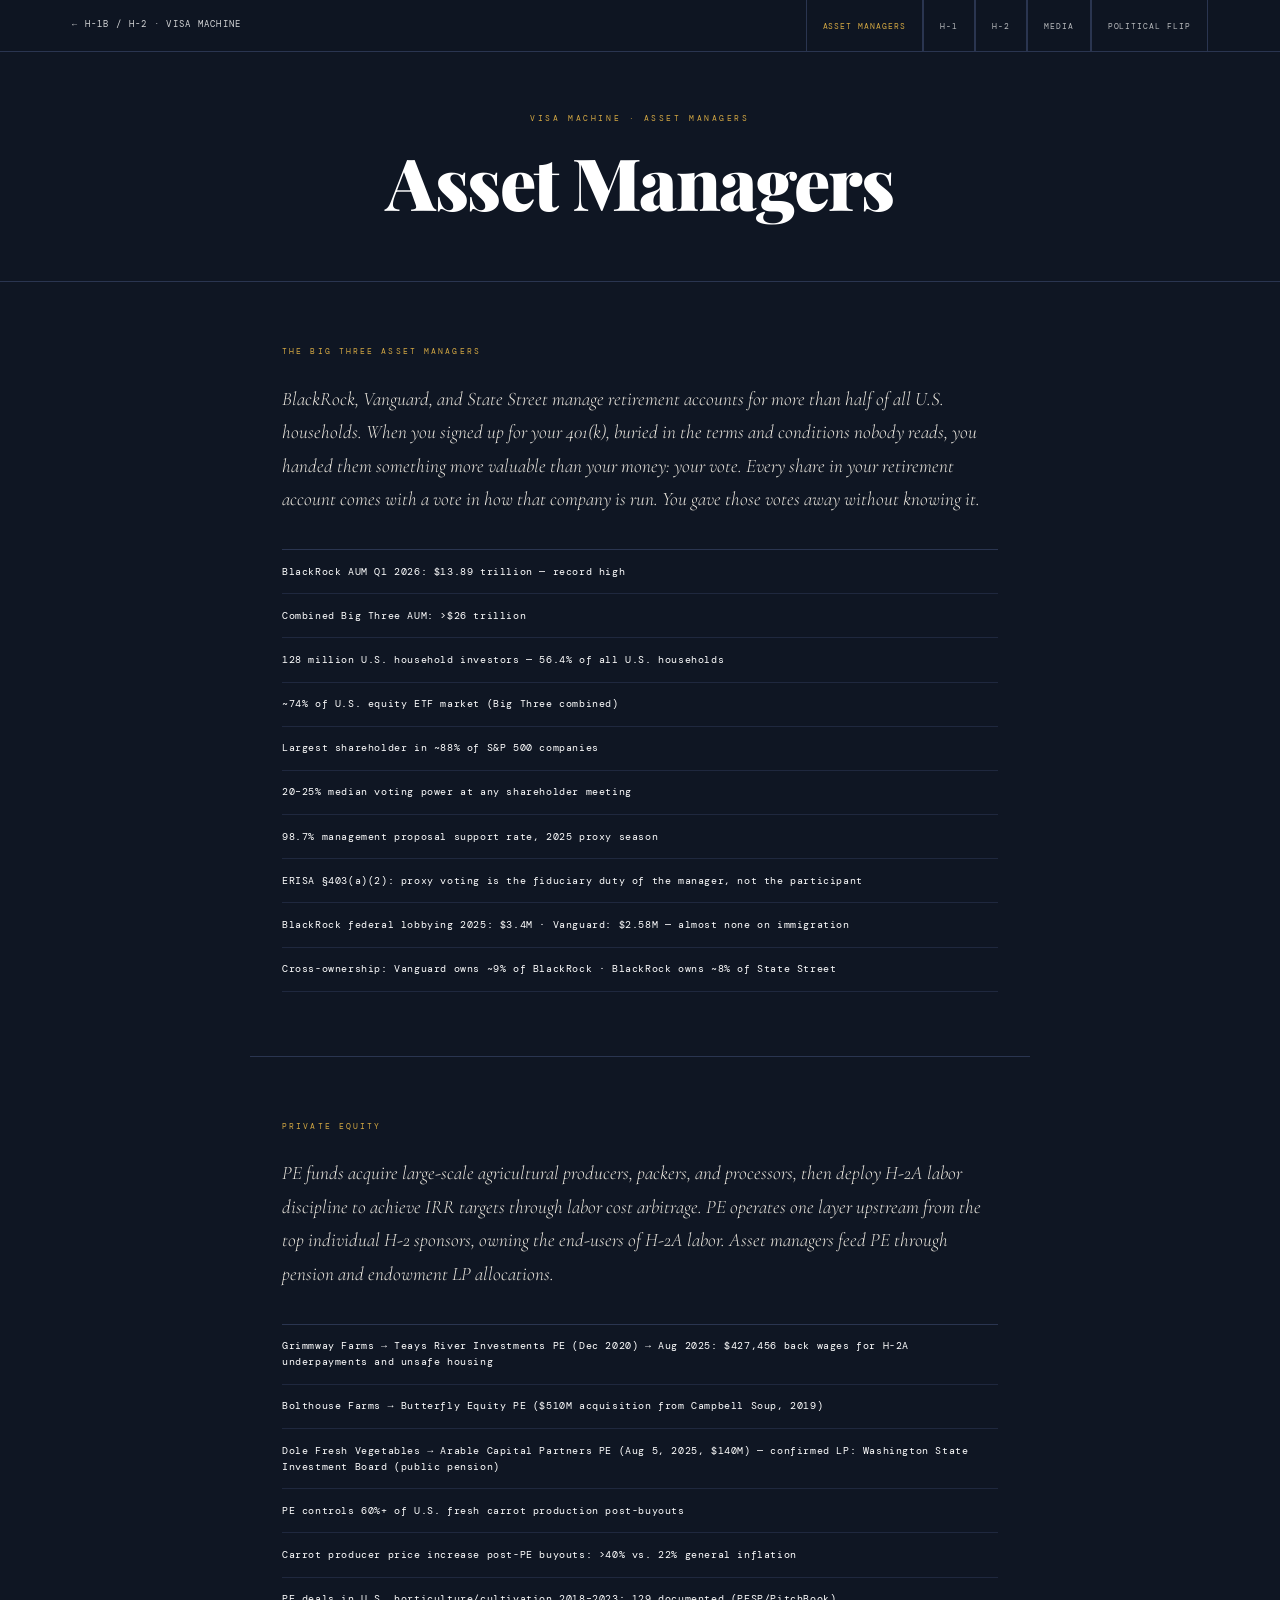
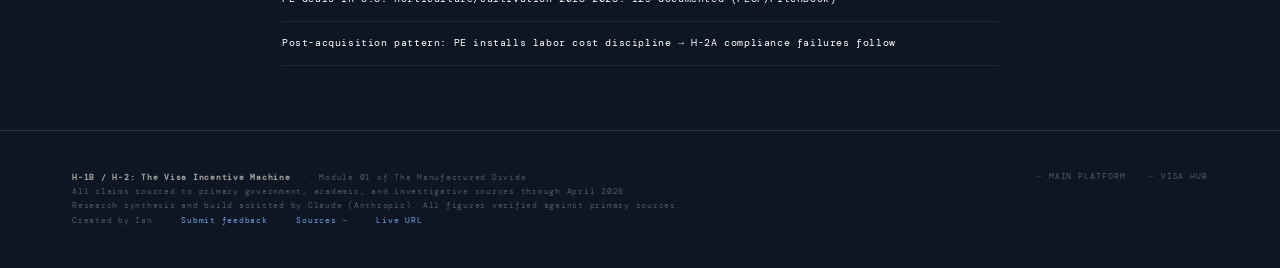
<file: visa/asset-managers.html>
<!DOCTYPE html>
<html lang="en">
<head>
<meta charset="UTF-8">
<meta name="viewport" content="width=device-width, initial-scale=1.0">
<title>Asset Managers — The Manufactured Divide</title>
<link href="https://fonts.googleapis.com/css2?family=Playfair+Display:ital,wght@0,700;0,900;1,700&family=Cormorant+Garamond:ital,wght@0,300;0,400;1,300;1,400;1,500&family=DM+Mono:wght@400;500&family=DM+Sans:wght@300;400;500;600&display=swap" rel="stylesheet">
<style>
:root {
  --bg-dark:     #0f1623;
  --bg-mid:      #1a2235;
  --bg-panel:    #202840;
  --border-dark: #2a3550;
  --bg-light:    #f4f1ec;
  --ink-dark:    #e8e4dc;
  --ink-dark-2:  rgba(232,228,220,0.65);
  --ink-dark-3:  rgba(232,228,220,0.32);
  --gold:        #d4a843;
  --acc-lt:      #6fa3e8;
  --accent:      #2d5fa6;
  --sans:        'DM Sans', sans-serif;
  --serif:       'Playfair Display', Georgia, serif;
  --serif-2:     'Cormorant Garamond', Georgia, serif;
  --mono:        'DM Mono', monospace;
}
*, *::before, *::after { box-sizing: border-box; margin: 0; padding: 0; }
html { scroll-behavior: smooth; }
body {
  background: var(--bg-dark);
  color: var(--ink-dark);
  font-family: var(--sans);
  font-size: 15px;
  line-height: 1.65;
}
a { color: var(--accent); }

/* NAV */
nav {
  position: fixed; top: 0; left: 0; right: 0; z-index: 900;
  height: 52px;
  background: rgba(15,22,35,0.97);
  backdrop-filter: blur(12px);
  border-bottom: 1px solid var(--border-dark);
  display: flex; align-items: center;
}
.nav-inner {
  width: 100%; max-width: 1200px; margin: 0 auto; padding: 0 2rem;
  display: flex; align-items: center; justify-content: space-between; gap: 1rem;
}
.nav-back {
  font-family: var(--mono); font-size: 8.5px; letter-spacing: 0.15em;
  text-transform: uppercase; color: rgba(255,255,255,0.82); text-decoration: none;
  transition: color 0.2s; white-space: nowrap; flex-shrink: 0;
}
.nav-back:hover { color: var(--ink-dark); }
.nav-brand {
  font-family: var(--mono); font-size: 9px; letter-spacing: 0.22em;
  text-transform: uppercase; color: var(--acc-lt); white-space: nowrap;
}
.nav-links {
  display: flex; align-items: center; gap: 0; list-style: none;
}
.nav-links a {
  display: block; padding: 0 1rem; height: 52px; line-height: 52px;
  font-family: var(--mono); font-size: 8px; letter-spacing: 0.12em;
  text-transform: uppercase; color: rgba(255,255,255,0.70); text-decoration: none;
  border-left: 1px solid var(--border-dark);
  transition: color 0.2s, background 0.2s; white-space: nowrap;
}
.nav-links a:last-child { border-right: 1px solid var(--border-dark); }
.nav-links a:hover { color: #fff; background: rgba(255,255,255,0.04); }
.nav-links a.active { color: var(--gold); }
@media (max-width: 640px) { .nav-links { display: none; } }

/* PAGE HERO */
.page-hero {
  padding: 7rem 2rem 4rem;
  text-align: center;
  border-bottom: 1px solid var(--border-dark);
}
.ph-label {
  font-family: var(--mono); font-size: 8px; letter-spacing: 0.32em;
  text-transform: uppercase; color: var(--gold);
  display: block; margin-bottom: 1.25rem;
}
.ph-title {
  font-family: var(--serif); font-size: clamp(2.5rem, 6vw, 4.5rem);
  font-weight: 900; line-height: 1; letter-spacing: -0.02em;
  color: #fff; margin-bottom: 0;
}

/* CONTENT SECTIONS */
.content-section {
  max-width: 780px;
  margin: 0 auto;
  padding: 4rem 2rem;
  border-bottom: 1px solid var(--border-dark);
}
.content-section:last-of-type { border-bottom: none; }
.section-label {
  font-family: var(--mono); font-size: 7.5px; letter-spacing: 0.28em;
  text-transform: uppercase; color: var(--gold);
  display: block; margin-bottom: 1.5rem;
}
.section-intro {
  font-family: var(--serif-2); font-size: clamp(1.05rem, 2vw, 1.2rem);
  font-weight: 300; font-style: italic;
  color: var(--ink-dark); line-height: 1.75;
  margin-bottom: 2rem;
}
.data-list {
  list-style: none; padding: 0; margin: 0;
  border-top: 1px solid var(--border-dark);
}
.data-list li {
  font-family: var(--mono); font-size: 10px; letter-spacing: 0.06em;
  line-height: 1.6; color: #fff;
  padding: 0.85rem 0;
  border-bottom: 1px solid rgba(42,53,80,0.6);
}

/* FOOTER */
footer {
  background: var(--bg-dark);
  border-top: 1px solid var(--border-dark);
  padding: 2.5rem 0;
}
.footer-inner {
  max-width: 1200px; margin: 0 auto; padding: 0 2rem;
  display: flex; justify-content: space-between; align-items: flex-start;
  flex-wrap: wrap; gap: 1.5rem;
}
.footer-left p {
  font-family: var(--mono); font-size: 7.5px; color: var(--ink-dark-3);
  letter-spacing: 0.1em; line-height: 1.9;
}
.footer-left strong { color: var(--ink-dark-2); }
.footer-left a { color: var(--acc-lt); text-decoration: none; }
.footer-left a:hover { text-decoration: underline; }
.footer-right { display: flex; gap: 1.5rem; flex-wrap: wrap; }
.footer-link {
  font-family: var(--mono); font-size: 7.5px; letter-spacing: 0.12em;
  text-transform: uppercase; color: var(--ink-dark-3); text-decoration: none;
  transition: color 0.18s;
}
.footer-link:hover { color: var(--ink-dark); }
</style>
</head>
<body>

<nav>
  <div class="nav-inner">
    <a href="../visa/index.html" class="nav-back">← H-1B / H-2 · Visa Machine</a>
    <ul class="nav-links">
      <li><a href="asset-managers.html" class="active">Asset Managers</a></li>
      <li><a href="h1.html">H-1</a></li>
      <li><a href="h2.html">H-2</a></li>
      <li><a href="media.html">Media</a></li>
      <li><a href="political-flip.html">Political Flip</a></li>
    </ul>
  </div>
</nav>

<div class="page-hero">
  <span class="ph-label">Visa Machine · Asset Managers</span>
  <h1 class="ph-title">Asset Managers</h1>
</div>

<div class="content-section">
  <span class="section-label">The Big Three Asset Managers</span>
  <p class="section-intro">BlackRock, Vanguard, and State Street manage retirement accounts for more than half of all U.S. households. When you signed up for your 401(k), buried in the terms and conditions nobody reads, you handed them something more valuable than your money: your vote. Every share in your retirement account comes with a vote in how that company is run. You gave those votes away without knowing it.</p>
  <ul class="data-list">
    <li>BlackRock AUM Q1 2026: $13.89 trillion — record high</li>
    <li>Combined Big Three AUM: &gt;$26 trillion</li>
    <li>128 million U.S. household investors — 56.4% of all U.S. households</li>
    <li>~74% of U.S. equity ETF market (Big Three combined)</li>
    <li>Largest shareholder in ~88% of S&amp;P 500 companies</li>
    <li>20–25% median voting power at any shareholder meeting</li>
    <li>98.7% management proposal support rate, 2025 proxy season</li>
    <li>ERISA §403(a)(2): proxy voting is the fiduciary duty of the manager, not the participant</li>
    <li>BlackRock federal lobbying 2025: $3.4M · Vanguard: $2.58M — almost none on immigration</li>
    <li>Cross-ownership: Vanguard owns ~9% of BlackRock · BlackRock owns ~8% of State Street</li>
  </ul>
</div>

<div class="content-section">
  <span class="section-label">Private Equity</span>
  <p class="section-intro">PE funds acquire large-scale agricultural producers, packers, and processors, then deploy H-2A labor discipline to achieve IRR targets through labor cost arbitrage. PE operates one layer upstream from the top individual H-2 sponsors, owning the end-users of H-2A labor. Asset managers feed PE through pension and endowment LP allocations.</p>
  <ul class="data-list">
    <li>Grimmway Farms → Teays River Investments PE (Dec 2020) → Aug 2025: $427,456 back wages for H-2A underpayments and unsafe housing</li>
    <li>Bolthouse Farms → Butterfly Equity PE ($510M acquisition from Campbell Soup, 2019)</li>
    <li>Dole Fresh Vegetables → Arable Capital Partners PE (Aug 5, 2025, $140M) — confirmed LP: Washington State Investment Board (public pension)</li>
    <li>PE controls 60%+ of U.S. fresh carrot production post-buyouts</li>
    <li>Carrot producer price increase post-PE buyouts: &gt;40% vs. 22% general inflation</li>
    <li>PE deals in U.S. horticulture/cultivation 2018–2023: 129 documented (PESP/PitchBook)</li>
    <li>Post-acquisition pattern: PE installs labor cost discipline → H-2A compliance failures follow</li>
  </ul>
</div>

<footer>
  <div class="footer-inner">
    <div class="footer-left">
      <p><strong>H-1B / H-2: The Visa Incentive Machine</strong> &nbsp;·&nbsp; Module 01 of The Manufactured Divide</p>
      <p>All claims sourced to primary government, academic, and investigative sources through April 2026.</p>
      <p>Research synthesis and build assisted by Claude (Anthropic). All figures verified against primary sources.</p>
      <p>
        Created by Ian &nbsp;·&nbsp;
        <a href="https://forms.gle/fLaPAhALSbHqioBa6" target="_blank" rel="noopener">Submit feedback</a>
        &nbsp;·&nbsp;
        <a href="#">Sources →</a>
        &nbsp;·&nbsp;
        <a href="https://istuckert.github.io/Incentive-Machine/visa/" target="_blank" rel="noopener">Live URL</a>
      </p>
    </div>
    <div class="footer-right">
      <a href="../index.html" class="footer-link">← Main Platform</a>
      <a href="index.html" class="footer-link">← Visa Hub</a>
    </div>
  </div>
</footer>

</body>
</html>
</file>
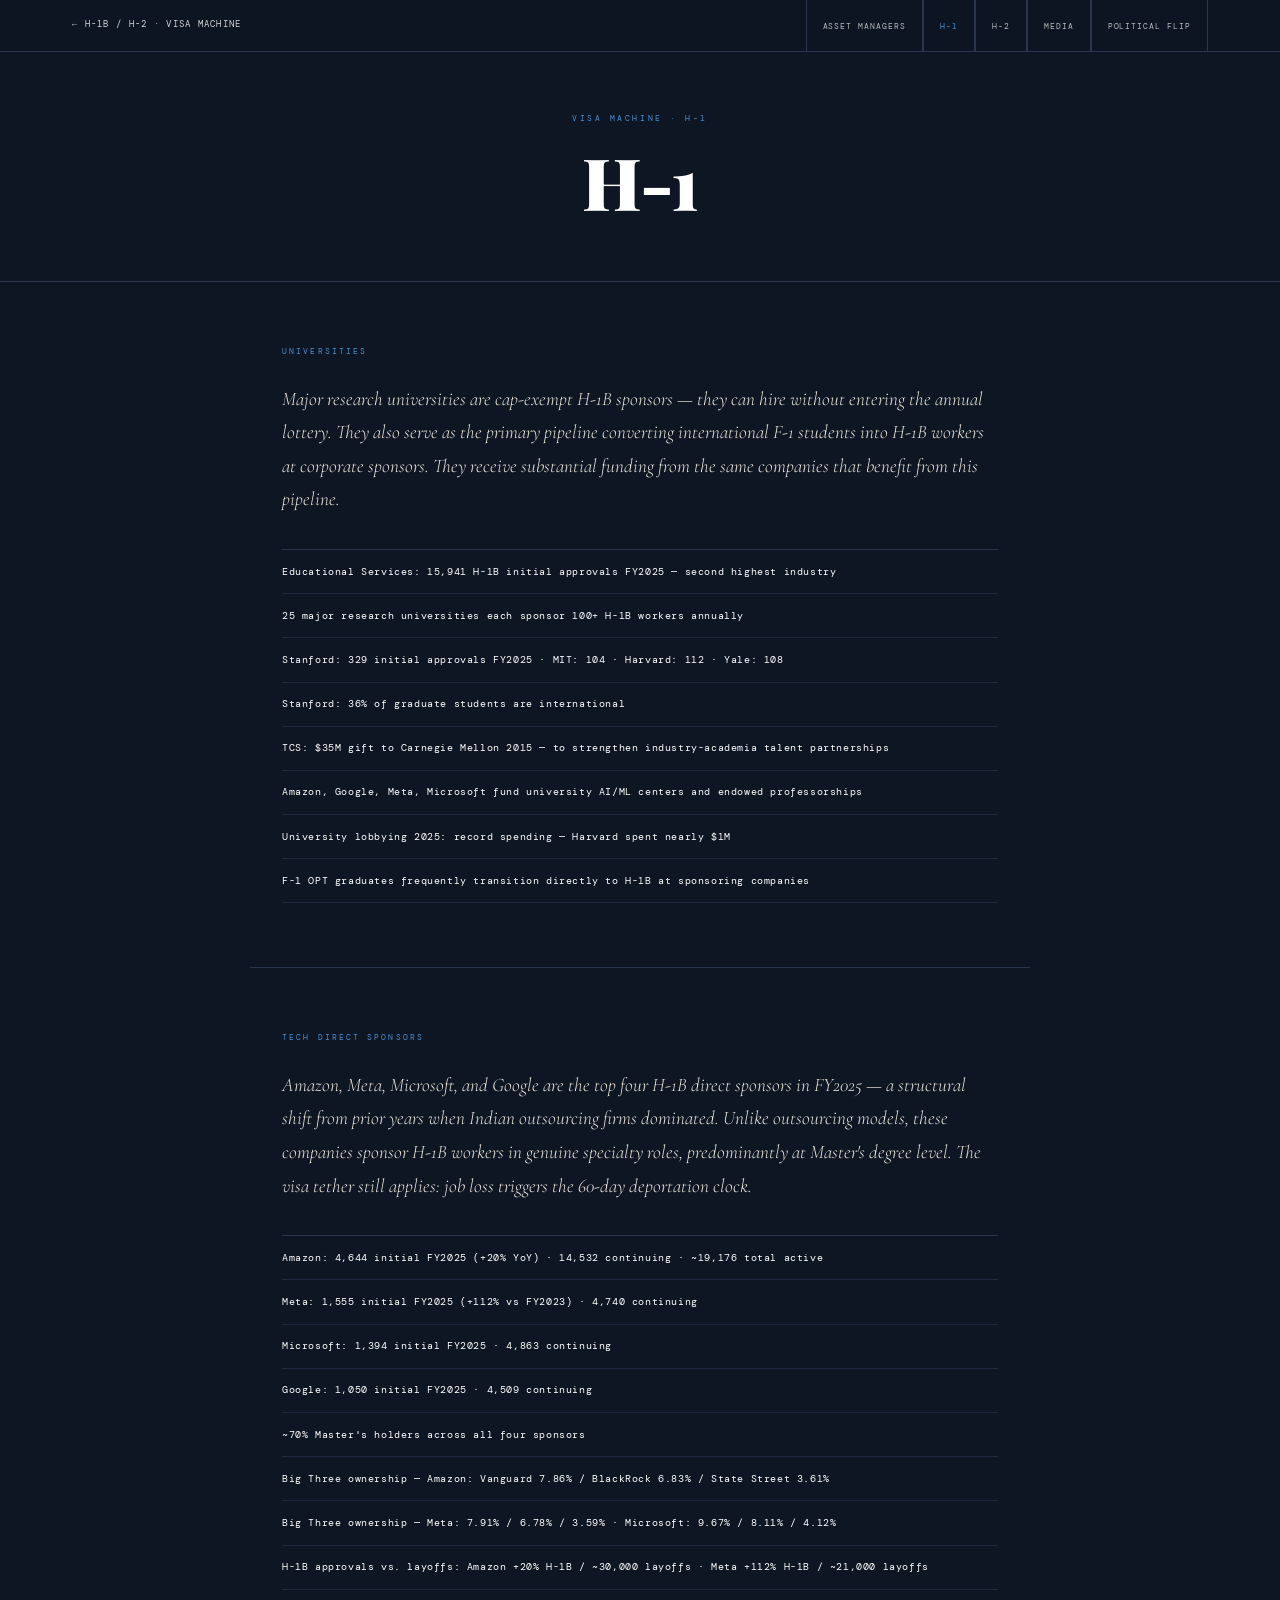
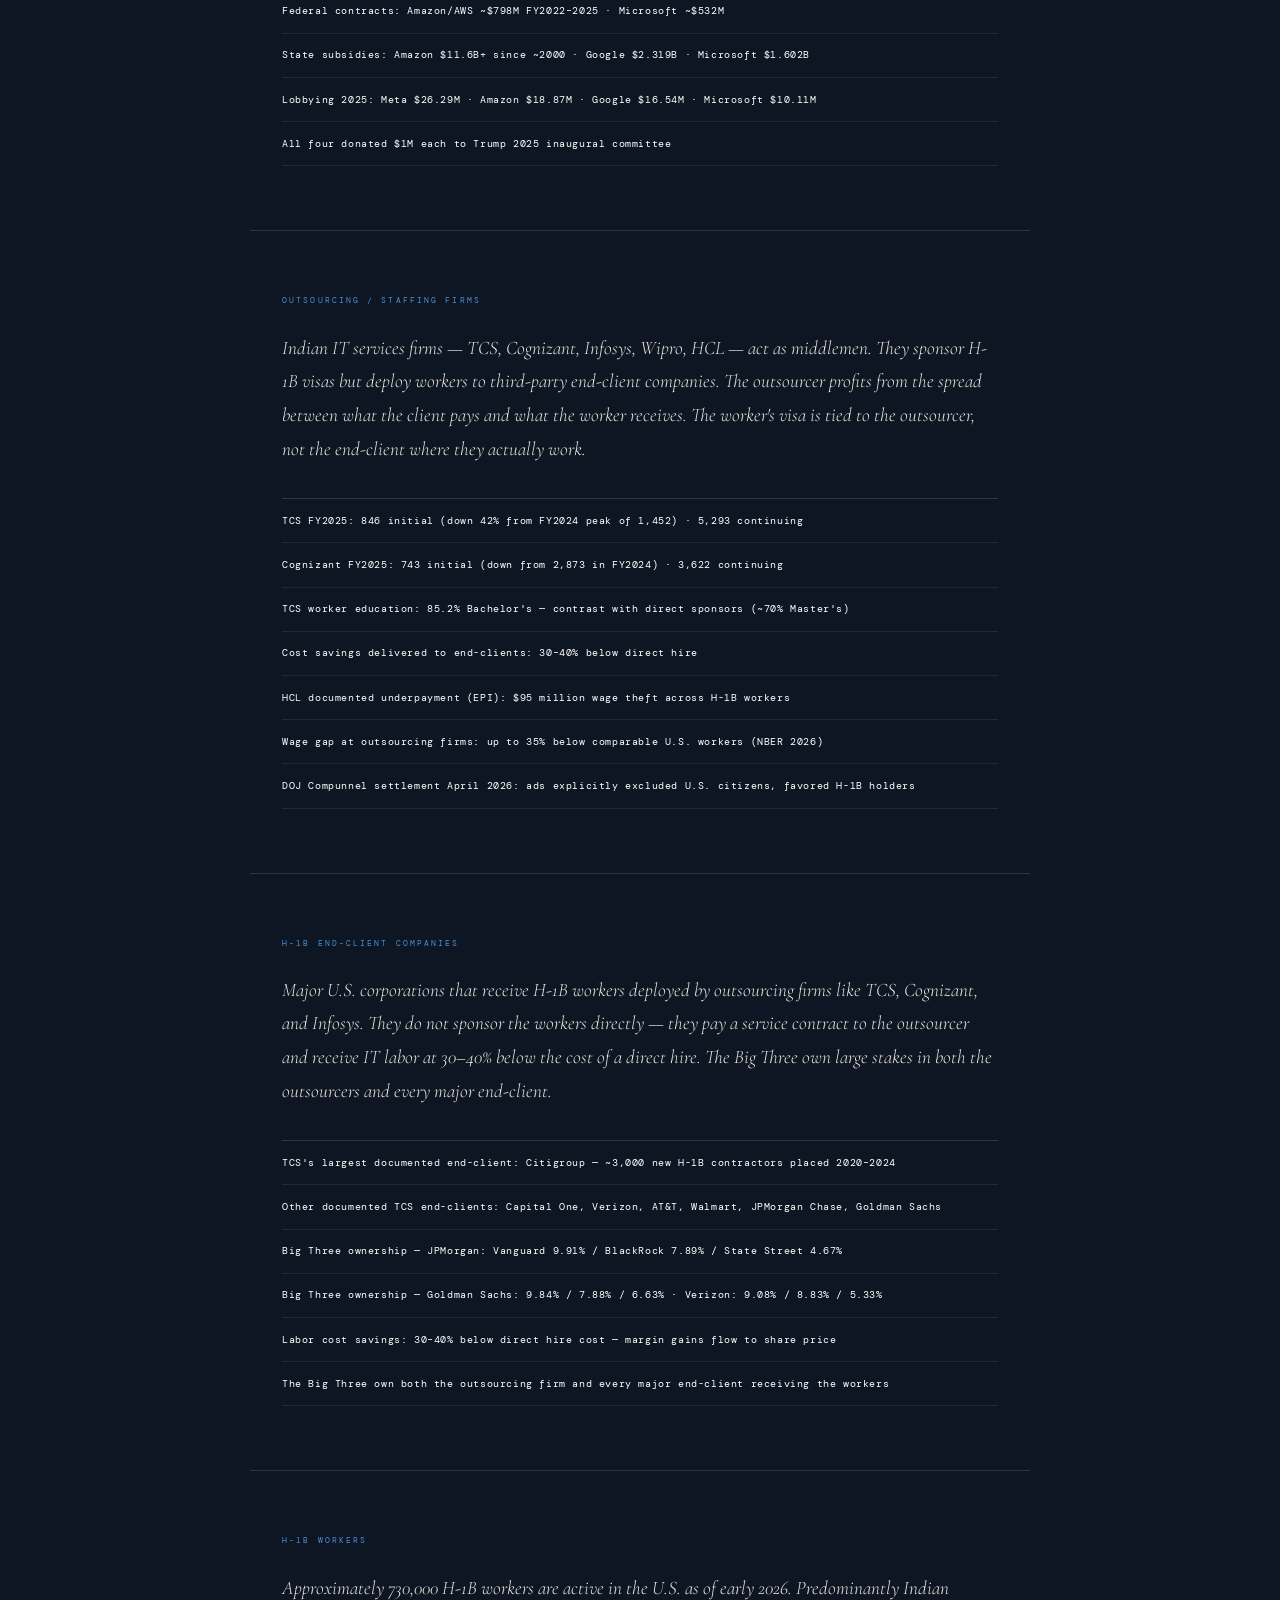
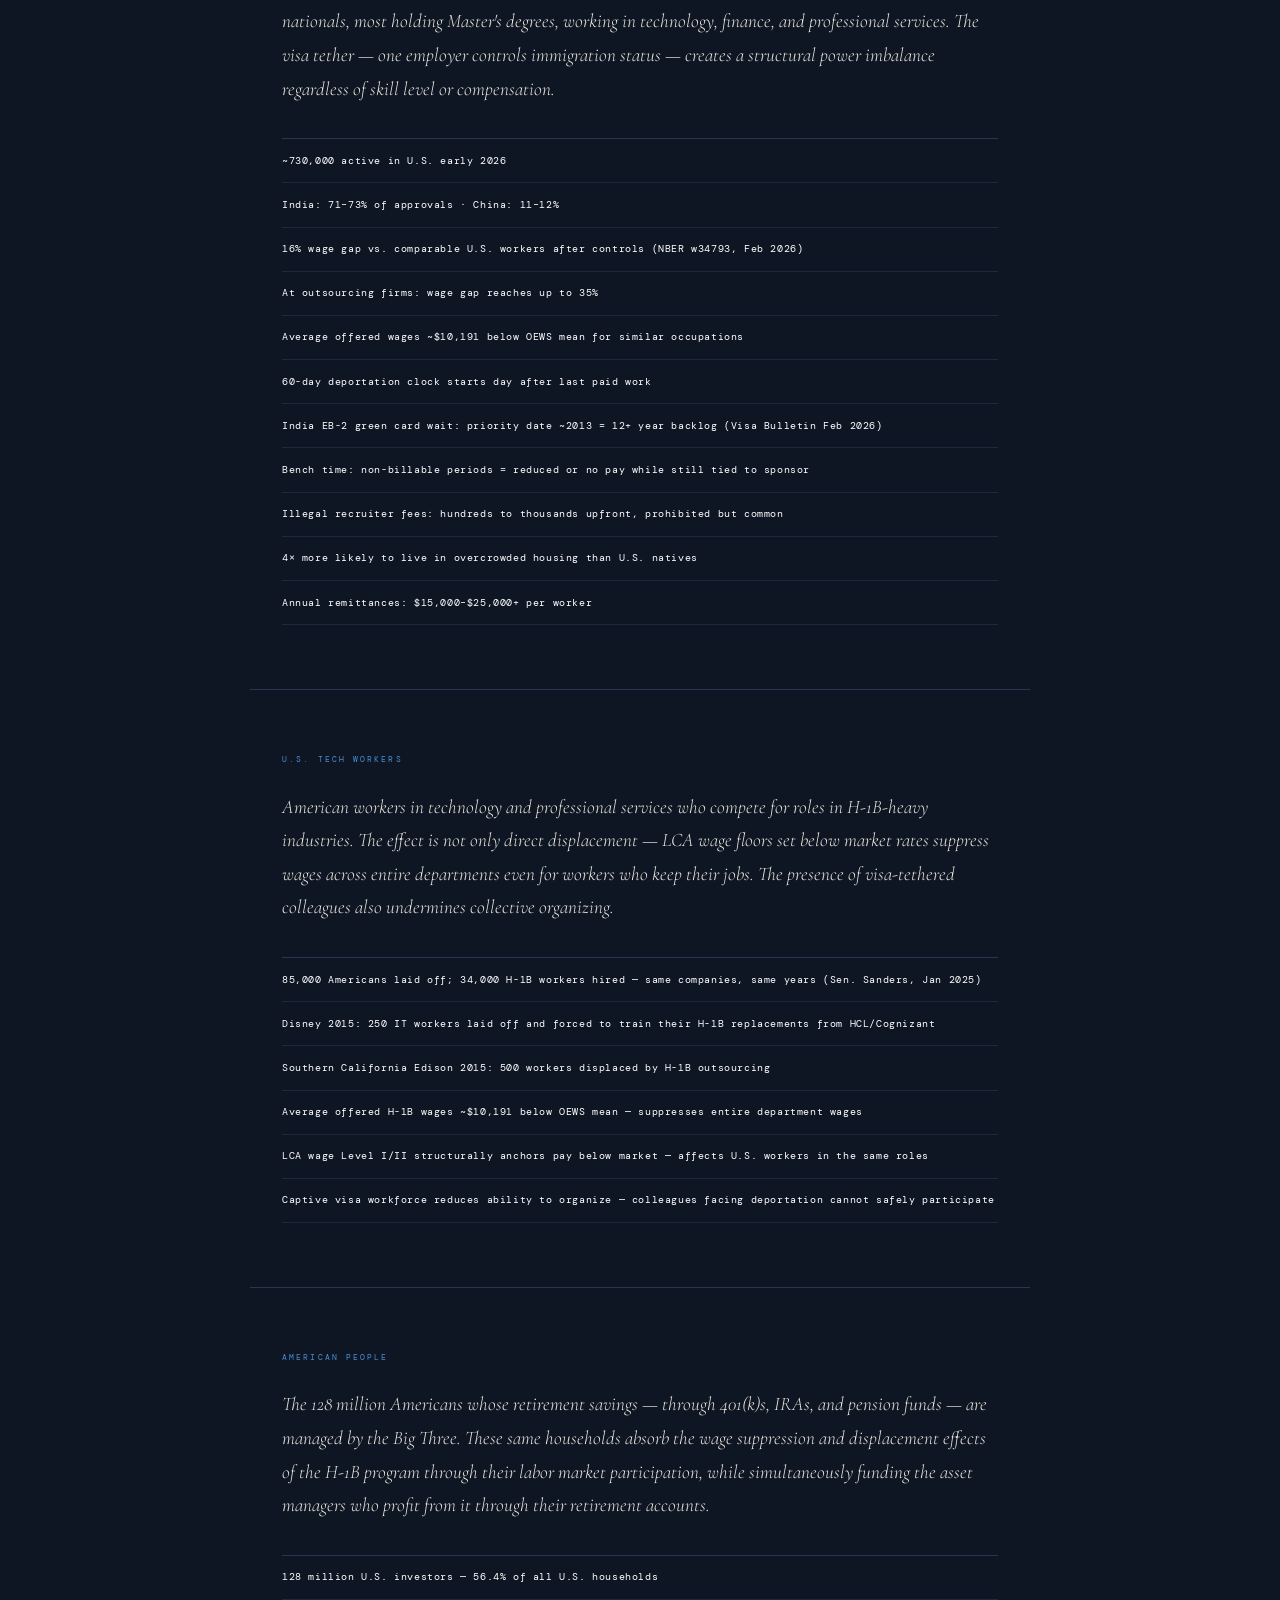
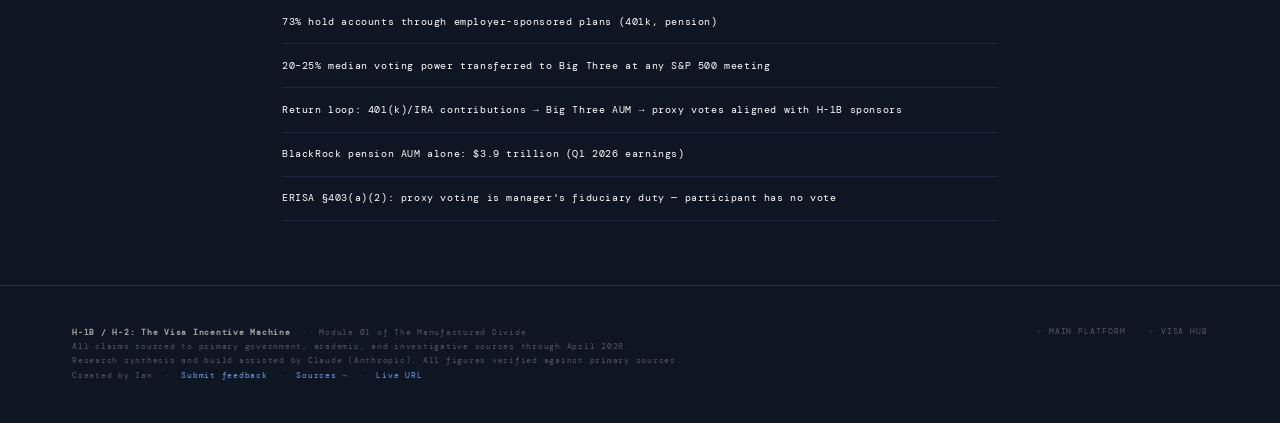
<file: visa/h1.html>
<!DOCTYPE html>
<html lang="en">
<head>
<meta charset="UTF-8">
<meta name="viewport" content="width=device-width, initial-scale=1.0">
<title>H-1 — The Manufactured Divide</title>
<link href="https://fonts.googleapis.com/css2?family=Playfair+Display:ital,wght@0,700;0,900;1,700&family=Cormorant+Garamond:ital,wght@0,300;0,400;1,300;1,400;1,500&family=DM+Mono:wght@400;500&family=DM+Sans:wght@300;400;500;600&display=swap" rel="stylesheet">
<style>
:root {
  --bg-dark:     #0f1623;
  --bg-mid:      #1a2235;
  --bg-panel:    #202840;
  --border-dark: #2a3550;
  --bg-light:    #f4f1ec;
  --ink-dark:    #e8e4dc;
  --ink-dark-2:  rgba(232,228,220,0.65);
  --ink-dark-3:  rgba(232,228,220,0.32);
  --h1b:         #4a8fd4;
  --acc-lt:      #6fa3e8;
  --accent:      #2d5fa6;
  --sans:        'DM Sans', sans-serif;
  --serif:       'Playfair Display', Georgia, serif;
  --serif-2:     'Cormorant Garamond', Georgia, serif;
  --mono:        'DM Mono', monospace;
}
*, *::before, *::after { box-sizing: border-box; margin: 0; padding: 0; }
html { scroll-behavior: smooth; }
body {
  background: var(--bg-dark);
  color: var(--ink-dark);
  font-family: var(--sans);
  font-size: 15px;
  line-height: 1.65;
}
a { color: var(--accent); }

/* NAV */
nav {
  position: fixed; top: 0; left: 0; right: 0; z-index: 900;
  height: 52px;
  background: rgba(15,22,35,0.97);
  backdrop-filter: blur(12px);
  border-bottom: 1px solid var(--border-dark);
  display: flex; align-items: center;
}
.nav-inner {
  width: 100%; max-width: 1200px; margin: 0 auto; padding: 0 2rem;
  display: flex; align-items: center; justify-content: space-between; gap: 1rem;
}
.nav-back {
  font-family: var(--mono); font-size: 8.5px; letter-spacing: 0.15em;
  text-transform: uppercase; color: rgba(255,255,255,0.82); text-decoration: none;
  transition: color 0.2s; white-space: nowrap; flex-shrink: 0;
}
.nav-back:hover { color: var(--ink-dark); }
.nav-brand {
  font-family: var(--mono); font-size: 9px; letter-spacing: 0.22em;
  text-transform: uppercase; color: var(--acc-lt); white-space: nowrap;
}
.nav-links {
  display: flex; align-items: center; gap: 0; list-style: none;
}
.nav-links a {
  display: block; padding: 0 1rem; height: 52px; line-height: 52px;
  font-family: var(--mono); font-size: 8px; letter-spacing: 0.12em;
  text-transform: uppercase; color: rgba(255,255,255,0.70); text-decoration: none;
  border-left: 1px solid var(--border-dark);
  transition: color 0.2s, background 0.2s; white-space: nowrap;
}
.nav-links a:last-child { border-right: 1px solid var(--border-dark); }
.nav-links a:hover { color: #fff; background: rgba(255,255,255,0.04); }
.nav-links a.active { color: var(--h1b); }
@media (max-width: 640px) { .nav-links { display: none; } }

/* PAGE HERO */
.page-hero {
  padding: 7rem 2rem 4rem;
  text-align: center;
  border-bottom: 1px solid var(--border-dark);
}
.ph-label {
  font-family: var(--mono); font-size: 8px; letter-spacing: 0.32em;
  text-transform: uppercase; color: var(--h1b);
  display: block; margin-bottom: 1.25rem;
}
.ph-title {
  font-family: var(--serif); font-size: clamp(2.5rem, 6vw, 4.5rem);
  font-weight: 900; line-height: 1; letter-spacing: -0.02em;
  color: #fff; margin-bottom: 0;
}

/* CONTENT SECTIONS */
.content-section {
  max-width: 780px;
  margin: 0 auto;
  padding: 4rem 2rem;
  border-bottom: 1px solid var(--border-dark);
}
.content-section:last-of-type { border-bottom: none; }
.section-label {
  font-family: var(--mono); font-size: 7.5px; letter-spacing: 0.28em;
  text-transform: uppercase; color: var(--h1b);
  display: block; margin-bottom: 1.5rem;
}
.section-intro {
  font-family: var(--serif-2); font-size: clamp(1.05rem, 2vw, 1.2rem);
  font-weight: 300; font-style: italic;
  color: var(--ink-dark); line-height: 1.75;
  margin-bottom: 2rem;
}
.data-list {
  list-style: none; padding: 0; margin: 0;
  border-top: 1px solid var(--border-dark);
}
.data-list li {
  font-family: var(--mono); font-size: 10px; letter-spacing: 0.06em;
  line-height: 1.6; color: #fff;
  padding: 0.85rem 0;
  border-bottom: 1px solid rgba(42,53,80,0.6);
}

/* FOOTER */
footer {
  background: var(--bg-dark);
  border-top: 1px solid var(--border-dark);
  padding: 2.5rem 0;
}
.footer-inner {
  max-width: 1200px; margin: 0 auto; padding: 0 2rem;
  display: flex; justify-content: space-between; align-items: flex-start;
  flex-wrap: wrap; gap: 1.5rem;
}
.footer-left p {
  font-family: var(--mono); font-size: 7.5px; color: var(--ink-dark-3);
  letter-spacing: 0.1em; line-height: 1.9;
}
.footer-left strong { color: var(--ink-dark-2); }
.footer-left a { color: var(--acc-lt); text-decoration: none; }
.footer-left a:hover { text-decoration: underline; }
.footer-right { display: flex; gap: 1.5rem; flex-wrap: wrap; }
.footer-link {
  font-family: var(--mono); font-size: 7.5px; letter-spacing: 0.12em;
  text-transform: uppercase; color: var(--ink-dark-3); text-decoration: none;
  transition: color 0.18s;
}
.footer-link:hover { color: var(--ink-dark); }
</style>
</head>
<body>

<nav>
  <div class="nav-inner">
    <a href="../visa/index.html" class="nav-back">← H-1B / H-2 · Visa Machine</a>
    <ul class="nav-links">
      <li><a href="asset-managers.html">Asset Managers</a></li>
      <li><a href="h1.html" class="active">H-1</a></li>
      <li><a href="h2.html">H-2</a></li>
      <li><a href="media.html">Media</a></li>
      <li><a href="political-flip.html">Political Flip</a></li>
    </ul>
  </div>
</nav>

<div class="page-hero">
  <span class="ph-label">Visa Machine · H-1</span>
  <h1 class="ph-title">H-1</h1>
</div>

<div class="content-section">
  <span class="section-label">Universities</span>
  <p class="section-intro">Major research universities are cap-exempt H-1B sponsors — they can hire without entering the annual lottery. They also serve as the primary pipeline converting international F-1 students into H-1B workers at corporate sponsors. They receive substantial funding from the same companies that benefit from this pipeline.</p>
  <ul class="data-list">
    <li>Educational Services: 15,941 H-1B initial approvals FY2025 — second highest industry</li>
    <li>25 major research universities each sponsor 100+ H-1B workers annually</li>
    <li>Stanford: 329 initial approvals FY2025 · MIT: 104 · Harvard: 112 · Yale: 108</li>
    <li>Stanford: 36% of graduate students are international</li>
    <li>TCS: $35M gift to Carnegie Mellon 2015 — to strengthen industry-academia talent partnerships</li>
    <li>Amazon, Google, Meta, Microsoft fund university AI/ML centers and endowed professorships</li>
    <li>University lobbying 2025: record spending — Harvard spent nearly $1M</li>
    <li>F-1 OPT graduates frequently transition directly to H-1B at sponsoring companies</li>
  </ul>
</div>

<div class="content-section">
  <span class="section-label">Tech Direct Sponsors</span>
  <p class="section-intro">Amazon, Meta, Microsoft, and Google are the top four H-1B direct sponsors in FY2025 — a structural shift from prior years when Indian outsourcing firms dominated. Unlike outsourcing models, these companies sponsor H-1B workers in genuine specialty roles, predominantly at Master's degree level. The visa tether still applies: job loss triggers the 60-day deportation clock.</p>
  <ul class="data-list">
    <li>Amazon: 4,644 initial FY2025 (+20% YoY) · 14,532 continuing · ~19,176 total active</li>
    <li>Meta: 1,555 initial FY2025 (+112% vs FY2023) · 4,740 continuing</li>
    <li>Microsoft: 1,394 initial FY2025 · 4,863 continuing</li>
    <li>Google: 1,050 initial FY2025 · 4,509 continuing</li>
    <li>~70% Master's holders across all four sponsors</li>
    <li>Big Three ownership — Amazon: Vanguard 7.86% / BlackRock 6.83% / State Street 3.61%</li>
    <li>Big Three ownership — Meta: 7.91% / 6.78% / 3.59% · Microsoft: 9.67% / 8.11% / 4.12%</li>
    <li>H-1B approvals vs. layoffs: Amazon +20% H-1B / ~30,000 layoffs · Meta +112% H-1B / ~21,000 layoffs</li>
    <li>Federal contracts: Amazon/AWS ~$798M FY2022–2025 · Microsoft ~$532M</li>
    <li>State subsidies: Amazon $11.6B+ since ~2000 · Google $2.319B · Microsoft $1.602B</li>
    <li>Lobbying 2025: Meta $26.29M · Amazon $18.87M · Google $16.54M · Microsoft $10.11M</li>
    <li>All four donated $1M each to Trump 2025 inaugural committee</li>
  </ul>
</div>

<div class="content-section">
  <span class="section-label">Outsourcing / Staffing Firms</span>
  <p class="section-intro">Indian IT services firms — TCS, Cognizant, Infosys, Wipro, HCL — act as middlemen. They sponsor H-1B visas but deploy workers to third-party end-client companies. The outsourcer profits from the spread between what the client pays and what the worker receives. The worker's visa is tied to the outsourcer, not the end-client where they actually work.</p>
  <ul class="data-list">
    <li>TCS FY2025: 846 initial (down 42% from FY2024 peak of 1,452) · 5,293 continuing</li>
    <li>Cognizant FY2025: 743 initial (down from 2,873 in FY2024) · 3,622 continuing</li>
    <li>TCS worker education: 85.2% Bachelor's — contrast with direct sponsors (~70% Master's)</li>
    <li>Cost savings delivered to end-clients: 30–40% below direct hire</li>
    <li>HCL documented underpayment (EPI): $95 million wage theft across H-1B workers</li>
    <li>Wage gap at outsourcing firms: up to 35% below comparable U.S. workers (NBER 2026)</li>
    <li>DOJ Compunnel settlement April 2026: ads explicitly excluded U.S. citizens, favored H-1B holders</li>
  </ul>
</div>

<div class="content-section">
  <span class="section-label">H-1B End-Client Companies</span>
  <p class="section-intro">Major U.S. corporations that receive H-1B workers deployed by outsourcing firms like TCS, Cognizant, and Infosys. They do not sponsor the workers directly — they pay a service contract to the outsourcer and receive IT labor at 30–40% below the cost of a direct hire. The Big Three own large stakes in both the outsourcers and every major end-client.</p>
  <ul class="data-list">
    <li>TCS's largest documented end-client: Citigroup — ~3,000 new H-1B contractors placed 2020–2024</li>
    <li>Other documented TCS end-clients: Capital One, Verizon, AT&amp;T, Walmart, JPMorgan Chase, Goldman Sachs</li>
    <li>Big Three ownership — JPMorgan: Vanguard 9.91% / BlackRock 7.89% / State Street 4.67%</li>
    <li>Big Three ownership — Goldman Sachs: 9.84% / 7.88% / 6.63% · Verizon: 9.08% / 8.83% / 5.33%</li>
    <li>Labor cost savings: 30–40% below direct hire cost — margin gains flow to share price</li>
    <li>The Big Three own both the outsourcing firm and every major end-client receiving the workers</li>
  </ul>
</div>

<div class="content-section">
  <span class="section-label">H-1B Workers</span>
  <p class="section-intro">Approximately 730,000 H-1B workers are active in the U.S. as of early 2026. Predominantly Indian nationals, most holding Master's degrees, working in technology, finance, and professional services. The visa tether — one employer controls immigration status — creates a structural power imbalance regardless of skill level or compensation.</p>
  <ul class="data-list">
    <li>~730,000 active in U.S. early 2026</li>
    <li>India: 71–73% of approvals · China: 11–12%</li>
    <li>16% wage gap vs. comparable U.S. workers after controls (NBER w34793, Feb 2026)</li>
    <li>At outsourcing firms: wage gap reaches up to 35%</li>
    <li>Average offered wages ~$10,191 below OEWS mean for similar occupations</li>
    <li>60-day deportation clock starts day after last paid work</li>
    <li>India EB-2 green card wait: priority date ~2013 = 12+ year backlog (Visa Bulletin Feb 2026)</li>
    <li>Bench time: non-billable periods = reduced or no pay while still tied to sponsor</li>
    <li>Illegal recruiter fees: hundreds to thousands upfront, prohibited but common</li>
    <li>4× more likely to live in overcrowded housing than U.S. natives</li>
    <li>Annual remittances: $15,000–$25,000+ per worker</li>
  </ul>
</div>

<div class="content-section">
  <span class="section-label">U.S. Tech Workers</span>
  <p class="section-intro">American workers in technology and professional services who compete for roles in H-1B-heavy industries. The effect is not only direct displacement — LCA wage floors set below market rates suppress wages across entire departments even for workers who keep their jobs. The presence of visa-tethered colleagues also undermines collective organizing.</p>
  <ul class="data-list">
    <li>85,000 Americans laid off; 34,000 H-1B workers hired — same companies, same years (Sen. Sanders, Jan 2025)</li>
    <li>Disney 2015: 250 IT workers laid off and forced to train their H-1B replacements from HCL/Cognizant</li>
    <li>Southern California Edison 2015: 500 workers displaced by H-1B outsourcing</li>
    <li>Average offered H-1B wages ~$10,191 below OEWS mean — suppresses entire department wages</li>
    <li>LCA wage Level I/II structurally anchors pay below market — affects U.S. workers in the same roles</li>
    <li>Captive visa workforce reduces ability to organize — colleagues facing deportation cannot safely participate</li>
  </ul>
</div>

<div class="content-section">
  <span class="section-label">American People</span>
  <p class="section-intro">The 128 million Americans whose retirement savings — through 401(k)s, IRAs, and pension funds — are managed by the Big Three. These same households absorb the wage suppression and displacement effects of the H-1B program through their labor market participation, while simultaneously funding the asset managers who profit from it through their retirement accounts.</p>
  <ul class="data-list">
    <li>128 million U.S. investors — 56.4% of all U.S. households</li>
    <li>73% hold accounts through employer-sponsored plans (401k, pension)</li>
    <li>20–25% median voting power transferred to Big Three at any S&amp;P 500 meeting</li>
    <li>Return loop: 401(k)/IRA contributions → Big Three AUM → proxy votes aligned with H-1B sponsors</li>
    <li>BlackRock pension AUM alone: $3.9 trillion (Q1 2026 earnings)</li>
    <li>ERISA §403(a)(2): proxy voting is manager's fiduciary duty — participant has no vote</li>
  </ul>
</div>

<footer>
  <div class="footer-inner">
    <div class="footer-left">
      <p><strong>H-1B / H-2: The Visa Incentive Machine</strong> &nbsp;·&nbsp; Module 01 of The Manufactured Divide</p>
      <p>All claims sourced to primary government, academic, and investigative sources through April 2026.</p>
      <p>Research synthesis and build assisted by Claude (Anthropic). All figures verified against primary sources.</p>
      <p>
        Created by Ian &nbsp;·&nbsp;
        <a href="https://forms.gle/fLaPAhALSbHqioBa6" target="_blank" rel="noopener">Submit feedback</a>
        &nbsp;·&nbsp;
        <a href="#">Sources →</a>
        &nbsp;·&nbsp;
        <a href="https://istuckert.github.io/Incentive-Machine/visa/" target="_blank" rel="noopener">Live URL</a>
      </p>
    </div>
    <div class="footer-right">
      <a href="../index.html" class="footer-link">← Main Platform</a>
      <a href="index.html" class="footer-link">← Visa Hub</a>
    </div>
  </div>
</footer>

</body>
</html>
</file>
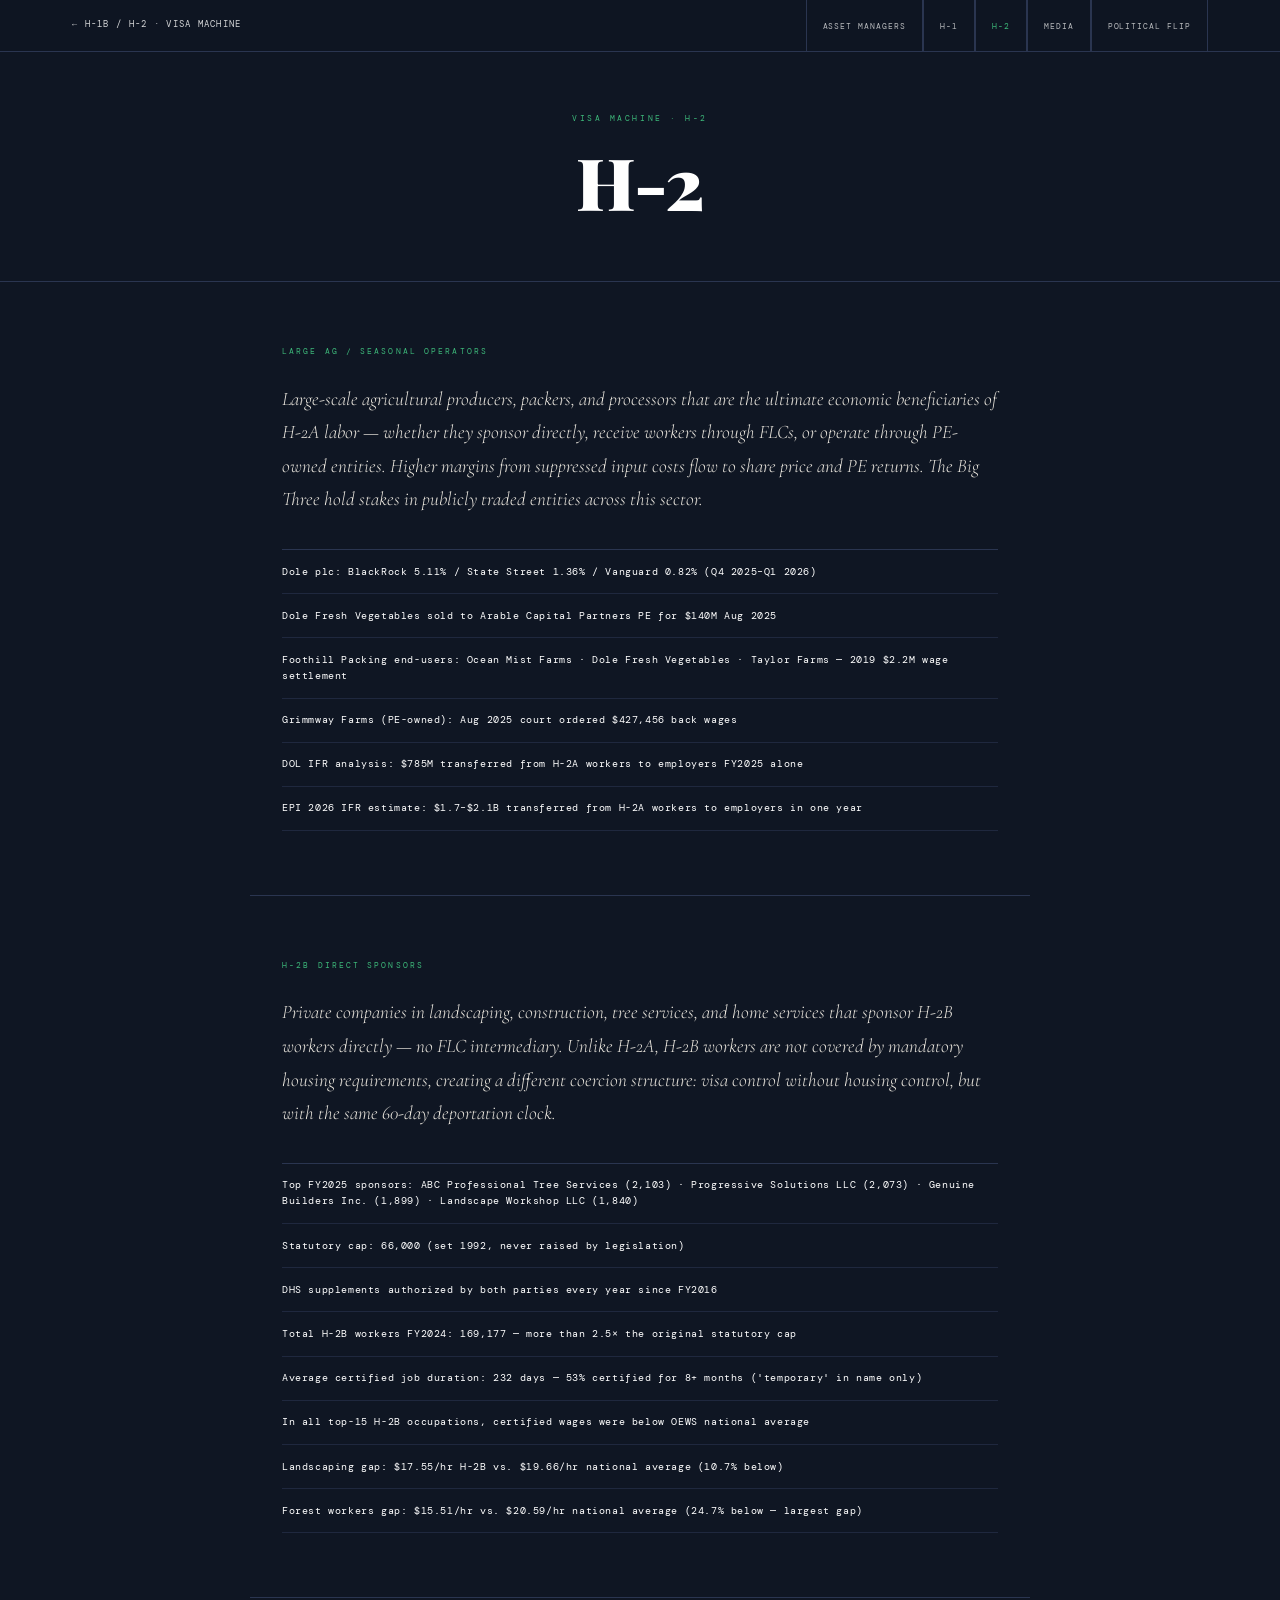
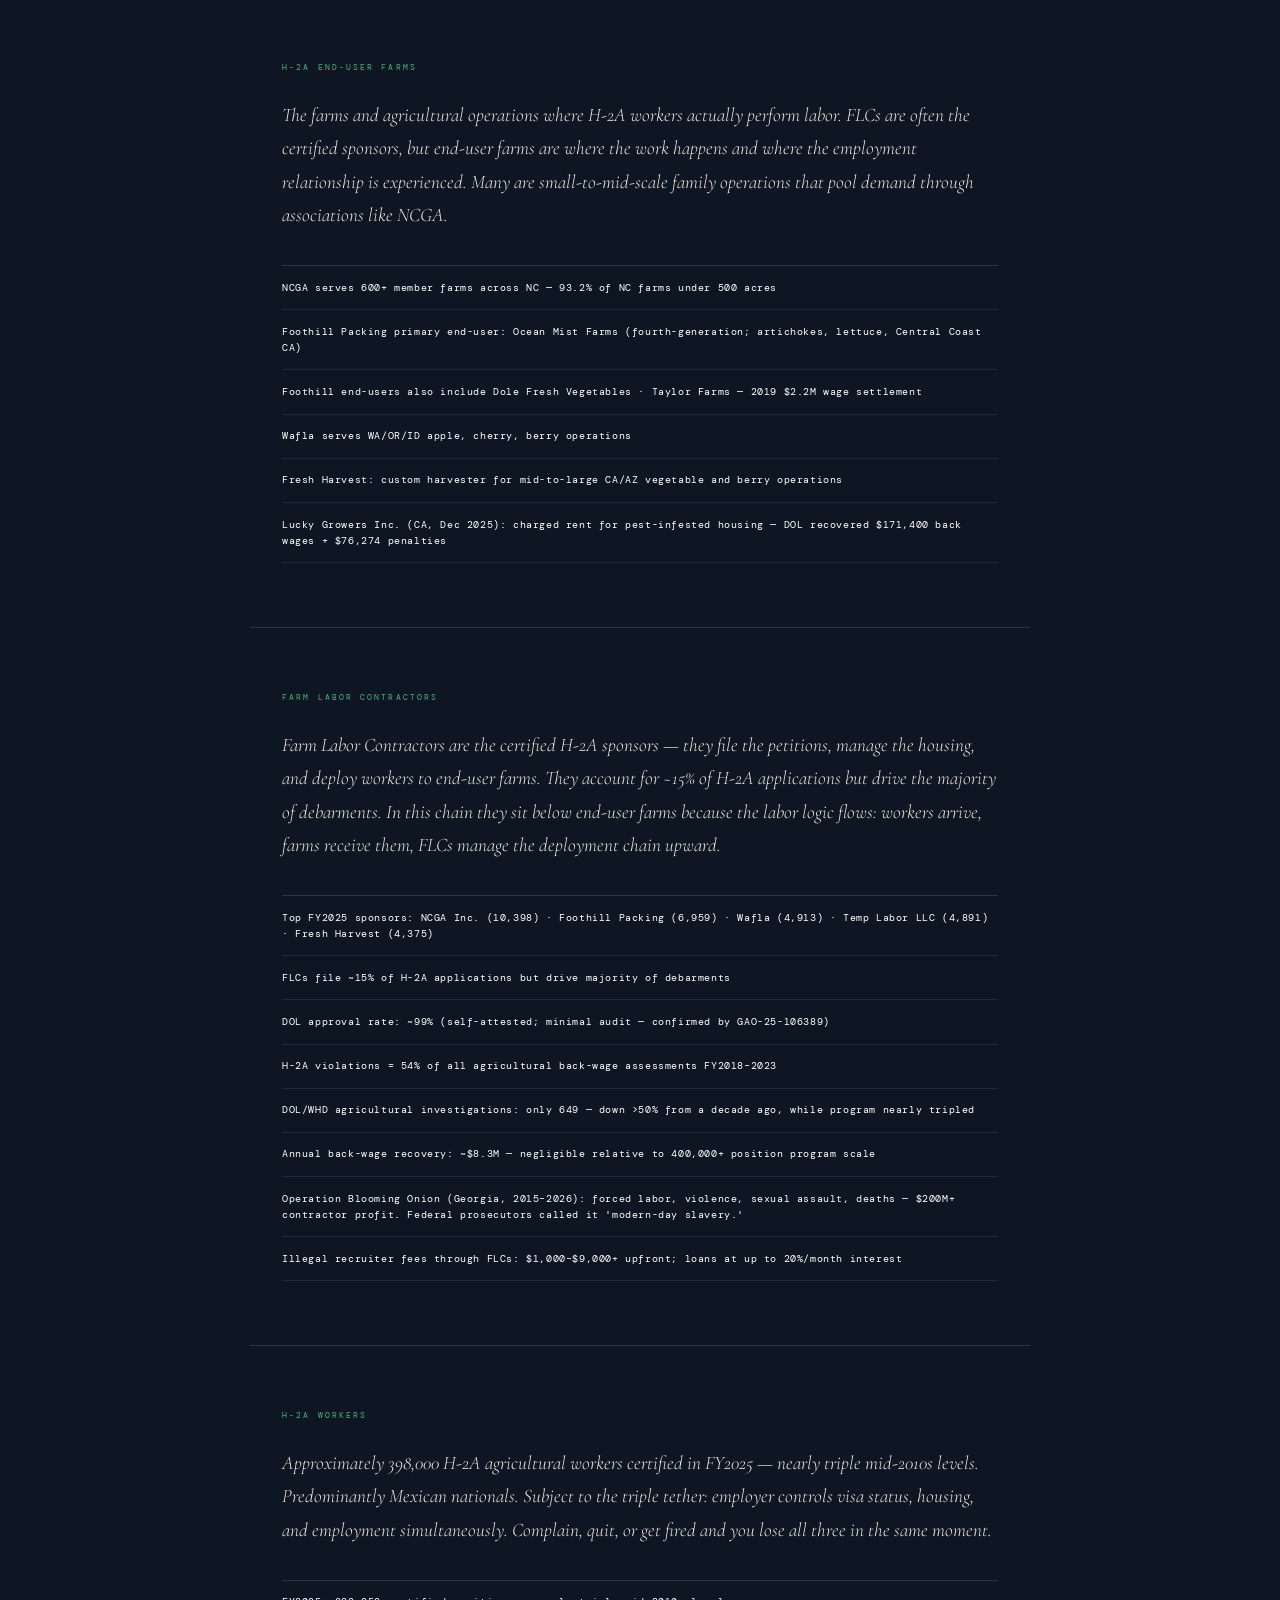
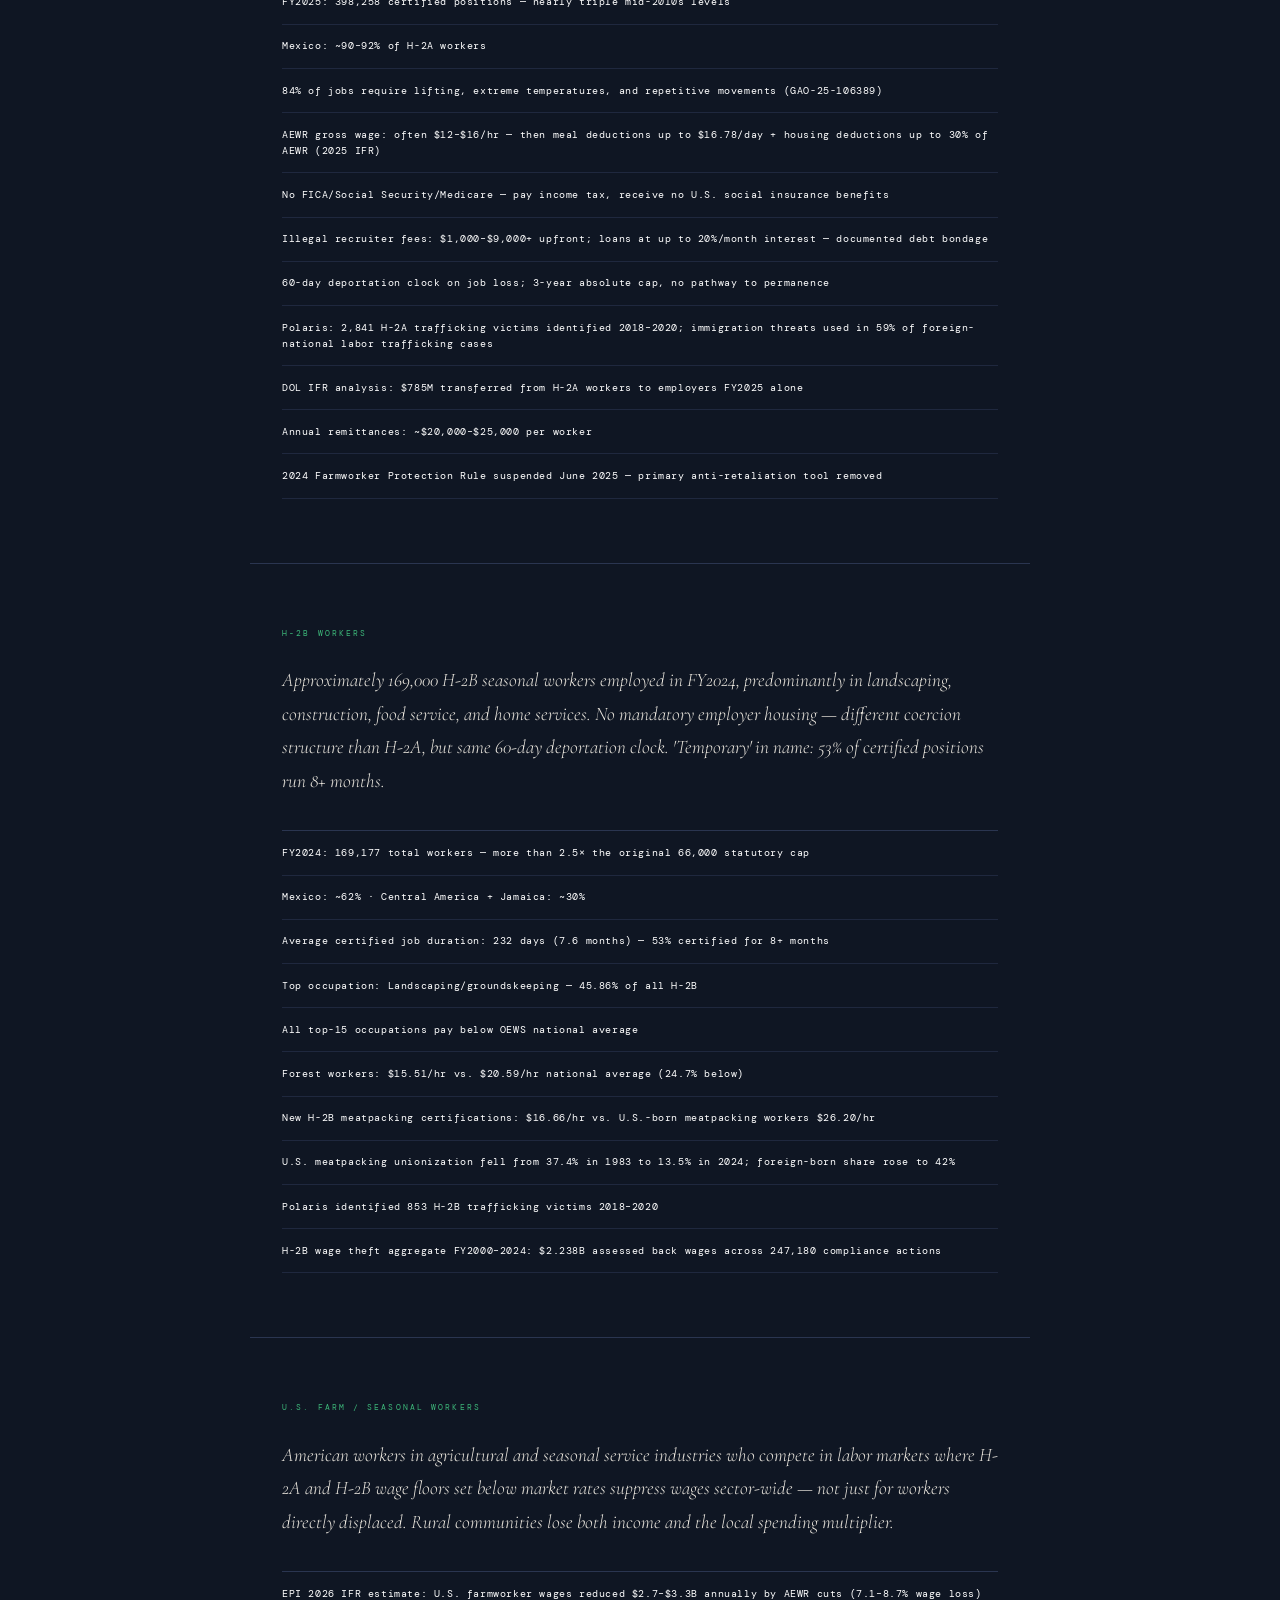
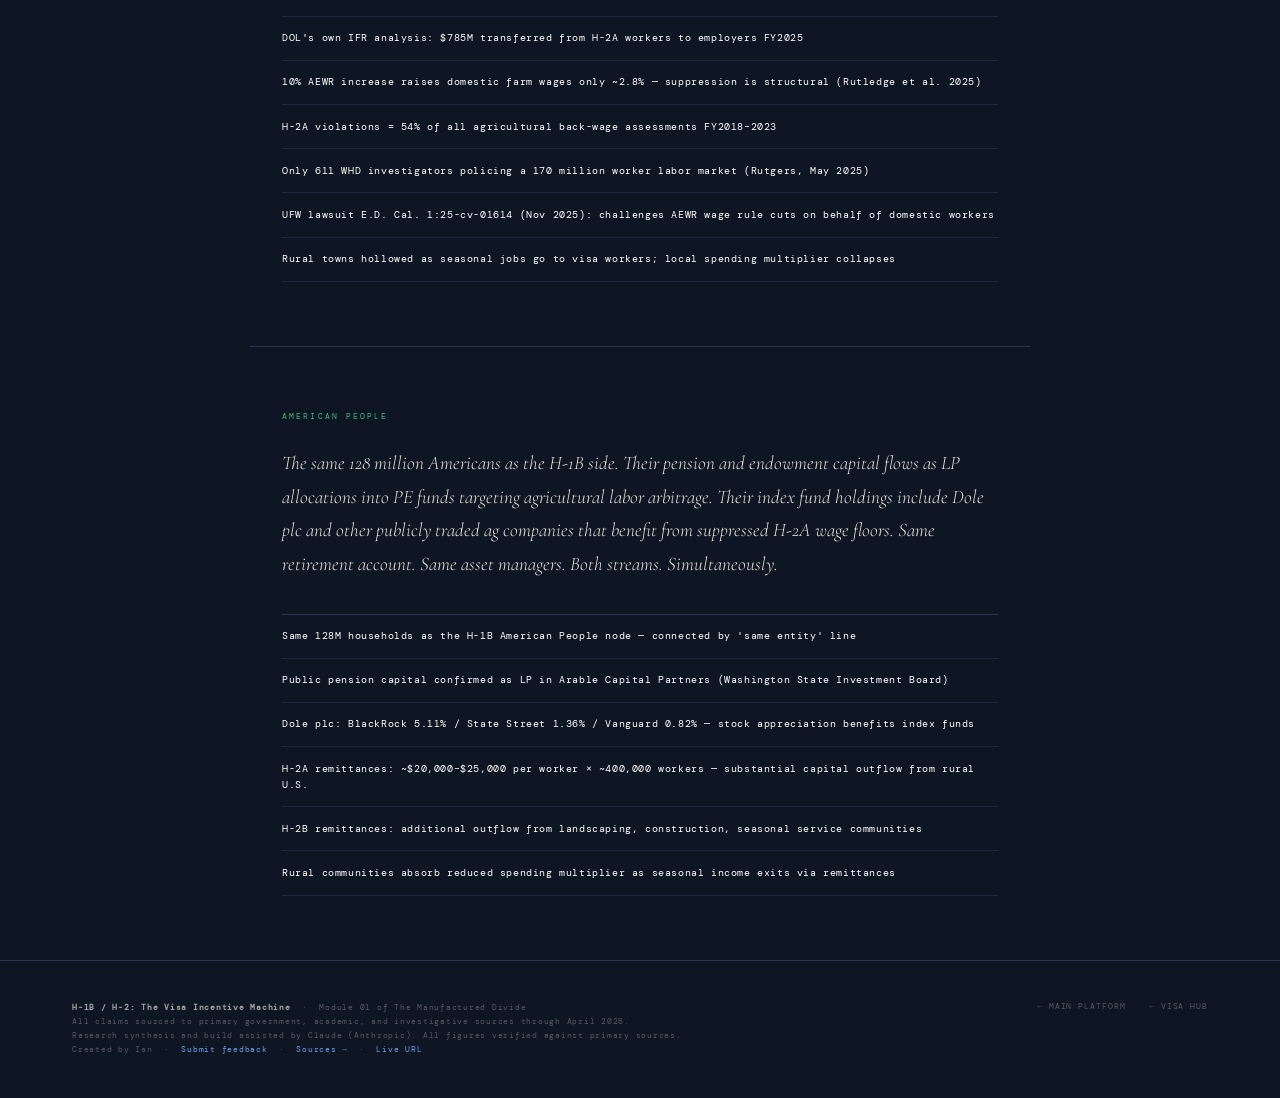
<file: visa/h2.html>
<!DOCTYPE html>
<html lang="en">
<head>
<meta charset="UTF-8">
<meta name="viewport" content="width=device-width, initial-scale=1.0">
<title>H-2 — The Manufactured Divide</title>
<link href="https://fonts.googleapis.com/css2?family=Playfair+Display:ital,wght@0,700;0,900;1,700&family=Cormorant+Garamond:ital,wght@0,300;0,400;1,300;1,400;1,500&family=DM+Mono:wght@400;500&family=DM+Sans:wght@300;400;500;600&display=swap" rel="stylesheet">
<style>
:root {
  --bg-dark:     #0f1623;
  --bg-mid:      #1a2235;
  --bg-panel:    #202840;
  --border-dark: #2a3550;
  --bg-light:    #f4f1ec;
  --ink-dark:    #e8e4dc;
  --ink-dark-2:  rgba(232,228,220,0.65);
  --ink-dark-3:  rgba(232,228,220,0.32);
  --h2:          #3db87a;
  --acc-lt:      #6fa3e8;
  --accent:      #2d5fa6;
  --sans:        'DM Sans', sans-serif;
  --serif:       'Playfair Display', Georgia, serif;
  --serif-2:     'Cormorant Garamond', Georgia, serif;
  --mono:        'DM Mono', monospace;
}
*, *::before, *::after { box-sizing: border-box; margin: 0; padding: 0; }
html { scroll-behavior: smooth; }
body {
  background: var(--bg-dark);
  color: var(--ink-dark);
  font-family: var(--sans);
  font-size: 15px;
  line-height: 1.65;
}
a { color: var(--accent); }

/* NAV */
nav {
  position: fixed; top: 0; left: 0; right: 0; z-index: 900;
  height: 52px;
  background: rgba(15,22,35,0.97);
  backdrop-filter: blur(12px);
  border-bottom: 1px solid var(--border-dark);
  display: flex; align-items: center;
}
.nav-inner {
  width: 100%; max-width: 1200px; margin: 0 auto; padding: 0 2rem;
  display: flex; align-items: center; justify-content: space-between; gap: 1rem;
}
.nav-back {
  font-family: var(--mono); font-size: 8.5px; letter-spacing: 0.15em;
  text-transform: uppercase; color: rgba(255,255,255,0.82); text-decoration: none;
  transition: color 0.2s; white-space: nowrap; flex-shrink: 0;
}
.nav-back:hover { color: var(--ink-dark); }
.nav-brand {
  font-family: var(--mono); font-size: 9px; letter-spacing: 0.22em;
  text-transform: uppercase; color: var(--acc-lt); white-space: nowrap;
}
.nav-links {
  display: flex; align-items: center; gap: 0; list-style: none;
}
.nav-links a {
  display: block; padding: 0 1rem; height: 52px; line-height: 52px;
  font-family: var(--mono); font-size: 8px; letter-spacing: 0.12em;
  text-transform: uppercase; color: rgba(255,255,255,0.70); text-decoration: none;
  border-left: 1px solid var(--border-dark);
  transition: color 0.2s, background 0.2s; white-space: nowrap;
}
.nav-links a:last-child { border-right: 1px solid var(--border-dark); }
.nav-links a:hover { color: #fff; background: rgba(255,255,255,0.04); }
.nav-links a.active { color: var(--h2); }
@media (max-width: 640px) { .nav-links { display: none; } }

/* PAGE HERO */
.page-hero {
  padding: 7rem 2rem 4rem;
  text-align: center;
  border-bottom: 1px solid var(--border-dark);
}
.ph-label {
  font-family: var(--mono); font-size: 8px; letter-spacing: 0.32em;
  text-transform: uppercase; color: var(--h2);
  display: block; margin-bottom: 1.25rem;
}
.ph-title {
  font-family: var(--serif); font-size: clamp(2.5rem, 6vw, 4.5rem);
  font-weight: 900; line-height: 1; letter-spacing: -0.02em;
  color: #fff; margin-bottom: 0;
}

/* CONTENT SECTIONS */
.content-section {
  max-width: 780px;
  margin: 0 auto;
  padding: 4rem 2rem;
  border-bottom: 1px solid var(--border-dark);
}
.content-section:last-of-type { border-bottom: none; }
.section-label {
  font-family: var(--mono); font-size: 7.5px; letter-spacing: 0.28em;
  text-transform: uppercase; color: var(--h2);
  display: block; margin-bottom: 1.5rem;
}
.section-intro {
  font-family: var(--serif-2); font-size: clamp(1.05rem, 2vw, 1.2rem);
  font-weight: 300; font-style: italic;
  color: var(--ink-dark); line-height: 1.75;
  margin-bottom: 2rem;
}
.data-list {
  list-style: none; padding: 0; margin: 0;
  border-top: 1px solid var(--border-dark);
}
.data-list li {
  font-family: var(--mono); font-size: 10px; letter-spacing: 0.06em;
  line-height: 1.6; color: #fff;
  padding: 0.85rem 0;
  border-bottom: 1px solid rgba(42,53,80,0.6);
}

/* FOOTER */
footer {
  background: var(--bg-dark);
  border-top: 1px solid var(--border-dark);
  padding: 2.5rem 0;
}
.footer-inner {
  max-width: 1200px; margin: 0 auto; padding: 0 2rem;
  display: flex; justify-content: space-between; align-items: flex-start;
  flex-wrap: wrap; gap: 1.5rem;
}
.footer-left p {
  font-family: var(--mono); font-size: 7.5px; color: var(--ink-dark-3);
  letter-spacing: 0.1em; line-height: 1.9;
}
.footer-left strong { color: var(--ink-dark-2); }
.footer-left a { color: var(--acc-lt); text-decoration: none; }
.footer-left a:hover { text-decoration: underline; }
.footer-right { display: flex; gap: 1.5rem; flex-wrap: wrap; }
.footer-link {
  font-family: var(--mono); font-size: 7.5px; letter-spacing: 0.12em;
  text-transform: uppercase; color: var(--ink-dark-3); text-decoration: none;
  transition: color 0.18s;
}
.footer-link:hover { color: var(--ink-dark); }
</style>
</head>
<body>

<nav>
  <div class="nav-inner">
    <a href="../visa/index.html" class="nav-back">← H-1B / H-2 · Visa Machine</a>
    <ul class="nav-links">
      <li><a href="asset-managers.html">Asset Managers</a></li>
      <li><a href="h1.html">H-1</a></li>
      <li><a href="h2.html" class="active">H-2</a></li>
      <li><a href="media.html">Media</a></li>
      <li><a href="political-flip.html">Political Flip</a></li>
    </ul>
  </div>
</nav>

<div class="page-hero">
  <span class="ph-label">Visa Machine · H-2</span>
  <h1 class="ph-title">H-2</h1>
</div>

<div class="content-section">
  <span class="section-label">Large AG / Seasonal Operators</span>
  <p class="section-intro">Large-scale agricultural producers, packers, and processors that are the ultimate economic beneficiaries of H-2A labor — whether they sponsor directly, receive workers through FLCs, or operate through PE-owned entities. Higher margins from suppressed input costs flow to share price and PE returns. The Big Three hold stakes in publicly traded entities across this sector.</p>
  <ul class="data-list">
    <li>Dole plc: BlackRock 5.11% / State Street 1.36% / Vanguard 0.82% (Q4 2025–Q1 2026)</li>
    <li>Dole Fresh Vegetables sold to Arable Capital Partners PE for $140M Aug 2025</li>
    <li>Foothill Packing end-users: Ocean Mist Farms · Dole Fresh Vegetables · Taylor Farms — 2019 $2.2M wage settlement</li>
    <li>Grimmway Farms (PE-owned): Aug 2025 court ordered $427,456 back wages</li>
    <li>DOL IFR analysis: $785M transferred from H-2A workers to employers FY2025 alone</li>
    <li>EPI 2026 IFR estimate: $1.7–$2.1B transferred from H-2A workers to employers in one year</li>
  </ul>
</div>

<div class="content-section">
  <span class="section-label">H-2B Direct Sponsors</span>
  <p class="section-intro">Private companies in landscaping, construction, tree services, and home services that sponsor H-2B workers directly — no FLC intermediary. Unlike H-2A, H-2B workers are not covered by mandatory housing requirements, creating a different coercion structure: visa control without housing control, but with the same 60-day deportation clock.</p>
  <ul class="data-list">
    <li>Top FY2025 sponsors: ABC Professional Tree Services (2,103) · Progressive Solutions LLC (2,073) · Genuine Builders Inc. (1,899) · Landscape Workshop LLC (1,840)</li>
    <li>Statutory cap: 66,000 (set 1992, never raised by legislation)</li>
    <li>DHS supplements authorized by both parties every year since FY2016</li>
    <li>Total H-2B workers FY2024: 169,177 — more than 2.5× the original statutory cap</li>
    <li>Average certified job duration: 232 days — 53% certified for 8+ months ('temporary' in name only)</li>
    <li>In all top-15 H-2B occupations, certified wages were below OEWS national average</li>
    <li>Landscaping gap: $17.55/hr H-2B vs. $19.66/hr national average (10.7% below)</li>
    <li>Forest workers gap: $15.51/hr vs. $20.59/hr national average (24.7% below — largest gap)</li>
  </ul>
</div>

<div class="content-section">
  <span class="section-label">H-2A End-User Farms</span>
  <p class="section-intro">The farms and agricultural operations where H-2A workers actually perform labor. FLCs are often the certified sponsors, but end-user farms are where the work happens and where the employment relationship is experienced. Many are small-to-mid-scale family operations that pool demand through associations like NCGA.</p>
  <ul class="data-list">
    <li>NCGA serves 600+ member farms across NC — 93.2% of NC farms under 500 acres</li>
    <li>Foothill Packing primary end-user: Ocean Mist Farms (fourth-generation; artichokes, lettuce, Central Coast CA)</li>
    <li>Foothill end-users also include Dole Fresh Vegetables · Taylor Farms — 2019 $2.2M wage settlement</li>
    <li>Wafla serves WA/OR/ID apple, cherry, berry operations</li>
    <li>Fresh Harvest: custom harvester for mid-to-large CA/AZ vegetable and berry operations</li>
    <li>Lucky Growers Inc. (CA, Dec 2025): charged rent for pest-infested housing — DOL recovered $171,400 back wages + $76,274 penalties</li>
  </ul>
</div>

<div class="content-section">
  <span class="section-label">Farm Labor Contractors</span>
  <p class="section-intro">Farm Labor Contractors are the certified H-2A sponsors — they file the petitions, manage the housing, and deploy workers to end-user farms. They account for ~15% of H-2A applications but drive the majority of debarments. In this chain they sit below end-user farms because the labor logic flows: workers arrive, farms receive them, FLCs manage the deployment chain upward.</p>
  <ul class="data-list">
    <li>Top FY2025 sponsors: NCGA Inc. (10,398) · Foothill Packing (6,959) · Wafla (4,913) · Temp Labor LLC (4,891) · Fresh Harvest (4,375)</li>
    <li>FLCs file ~15% of H-2A applications but drive majority of debarments</li>
    <li>DOL approval rate: ~99% (self-attested; minimal audit — confirmed by GAO-25-106389)</li>
    <li>H-2A violations = 54% of all agricultural back-wage assessments FY2018–2023</li>
    <li>DOL/WHD agricultural investigations: only 649 — down &gt;50% from a decade ago, while program nearly tripled</li>
    <li>Annual back-wage recovery: ~$8.3M — negligible relative to 400,000+ position program scale</li>
    <li>Operation Blooming Onion (Georgia, 2015–2026): forced labor, violence, sexual assault, deaths — $200M+ contractor profit. Federal prosecutors called it 'modern-day slavery.'</li>
    <li>Illegal recruiter fees through FLCs: $1,000–$9,000+ upfront; loans at up to 20%/month interest</li>
  </ul>
</div>

<div class="content-section">
  <span class="section-label">H-2A Workers</span>
  <p class="section-intro">Approximately 398,000 H-2A agricultural workers certified in FY2025 — nearly triple mid-2010s levels. Predominantly Mexican nationals. Subject to the triple tether: employer controls visa status, housing, and employment simultaneously. Complain, quit, or get fired and you lose all three in the same moment.</p>
  <ul class="data-list">
    <li>FY2025: 398,258 certified positions — nearly triple mid-2010s levels</li>
    <li>Mexico: ~90–92% of H-2A workers</li>
    <li>84% of jobs require lifting, extreme temperatures, and repetitive movements (GAO-25-106389)</li>
    <li>AEWR gross wage: often $12–$16/hr — then meal deductions up to $16.78/day + housing deductions up to 30% of AEWR (2025 IFR)</li>
    <li>No FICA/Social Security/Medicare — pay income tax, receive no U.S. social insurance benefits</li>
    <li>Illegal recruiter fees: $1,000–$9,000+ upfront; loans at up to 20%/month interest — documented debt bondage</li>
    <li>60-day deportation clock on job loss; 3-year absolute cap, no pathway to permanence</li>
    <li>Polaris: 2,841 H-2A trafficking victims identified 2018–2020; immigration threats used in 59% of foreign-national labor trafficking cases</li>
    <li>DOL IFR analysis: $785M transferred from H-2A workers to employers FY2025 alone</li>
    <li>Annual remittances: ~$20,000–$25,000 per worker</li>
    <li>2024 Farmworker Protection Rule suspended June 2025 — primary anti-retaliation tool removed</li>
  </ul>
</div>

<div class="content-section">
  <span class="section-label">H-2B Workers</span>
  <p class="section-intro">Approximately 169,000 H-2B seasonal workers employed in FY2024, predominantly in landscaping, construction, food service, and home services. No mandatory employer housing — different coercion structure than H-2A, but same 60-day deportation clock. 'Temporary' in name: 53% of certified positions run 8+ months.</p>
  <ul class="data-list">
    <li>FY2024: 169,177 total workers — more than 2.5× the original 66,000 statutory cap</li>
    <li>Mexico: ~62% · Central America + Jamaica: ~30%</li>
    <li>Average certified job duration: 232 days (7.6 months) — 53% certified for 8+ months</li>
    <li>Top occupation: Landscaping/groundskeeping — 45.86% of all H-2B</li>
    <li>All top-15 occupations pay below OEWS national average</li>
    <li>Forest workers: $15.51/hr vs. $20.59/hr national average (24.7% below)</li>
    <li>New H-2B meatpacking certifications: $16.66/hr vs. U.S.-born meatpacking workers $26.20/hr</li>
    <li>U.S. meatpacking unionization fell from 37.4% in 1983 to 13.5% in 2024; foreign-born share rose to 42%</li>
    <li>Polaris identified 853 H-2B trafficking victims 2018–2020</li>
    <li>H-2B wage theft aggregate FY2000–2024: $2.238B assessed back wages across 247,180 compliance actions</li>
  </ul>
</div>

<div class="content-section">
  <span class="section-label">U.S. Farm / Seasonal Workers</span>
  <p class="section-intro">American workers in agricultural and seasonal service industries who compete in labor markets where H-2A and H-2B wage floors set below market rates suppress wages sector-wide — not just for workers directly displaced. Rural communities lose both income and the local spending multiplier.</p>
  <ul class="data-list">
    <li>EPI 2026 IFR estimate: U.S. farmworker wages reduced $2.7–$3.3B annually by AEWR cuts (7.1–8.7% wage loss)</li>
    <li>DOL's own IFR analysis: $785M transferred from H-2A workers to employers FY2025</li>
    <li>10% AEWR increase raises domestic farm wages only ~2.8% — suppression is structural (Rutledge et al. 2025)</li>
    <li>H-2A violations = 54% of all agricultural back-wage assessments FY2018–2023</li>
    <li>Only 611 WHD investigators policing a 170 million worker labor market (Rutgers, May 2025)</li>
    <li>UFW lawsuit E.D. Cal. 1:25-cv-01614 (Nov 2025): challenges AEWR wage rule cuts on behalf of domestic workers</li>
    <li>Rural towns hollowed as seasonal jobs go to visa workers; local spending multiplier collapses</li>
  </ul>
</div>

<div class="content-section">
  <span class="section-label">American People</span>
  <p class="section-intro">The same 128 million Americans as the H-1B side. Their pension and endowment capital flows as LP allocations into PE funds targeting agricultural labor arbitrage. Their index fund holdings include Dole plc and other publicly traded ag companies that benefit from suppressed H-2A wage floors. Same retirement account. Same asset managers. Both streams. Simultaneously.</p>
  <ul class="data-list">
    <li>Same 128M households as the H-1B American People node — connected by 'same entity' line</li>
    <li>Public pension capital confirmed as LP in Arable Capital Partners (Washington State Investment Board)</li>
    <li>Dole plc: BlackRock 5.11% / State Street 1.36% / Vanguard 0.82% — stock appreciation benefits index funds</li>
    <li>H-2A remittances: ~$20,000–$25,000 per worker × ~400,000 workers — substantial capital outflow from rural U.S.</li>
    <li>H-2B remittances: additional outflow from landscaping, construction, seasonal service communities</li>
    <li>Rural communities absorb reduced spending multiplier as seasonal income exits via remittances</li>
  </ul>
</div>

<footer>
  <div class="footer-inner">
    <div class="footer-left">
      <p><strong>H-1B / H-2: The Visa Incentive Machine</strong> &nbsp;·&nbsp; Module 01 of The Manufactured Divide</p>
      <p>All claims sourced to primary government, academic, and investigative sources through April 2026.</p>
      <p>Research synthesis and build assisted by Claude (Anthropic). All figures verified against primary sources.</p>
      <p>
        Created by Ian &nbsp;·&nbsp;
        <a href="https://forms.gle/fLaPAhALSbHqioBa6" target="_blank" rel="noopener">Submit feedback</a>
        &nbsp;·&nbsp;
        <a href="#">Sources →</a>
        &nbsp;·&nbsp;
        <a href="https://istuckert.github.io/Incentive-Machine/visa/" target="_blank" rel="noopener">Live URL</a>
      </p>
    </div>
    <div class="footer-right">
      <a href="../index.html" class="footer-link">← Main Platform</a>
      <a href="index.html" class="footer-link">← Visa Hub</a>
    </div>
  </div>
</footer>

</body>
</html>
</file>
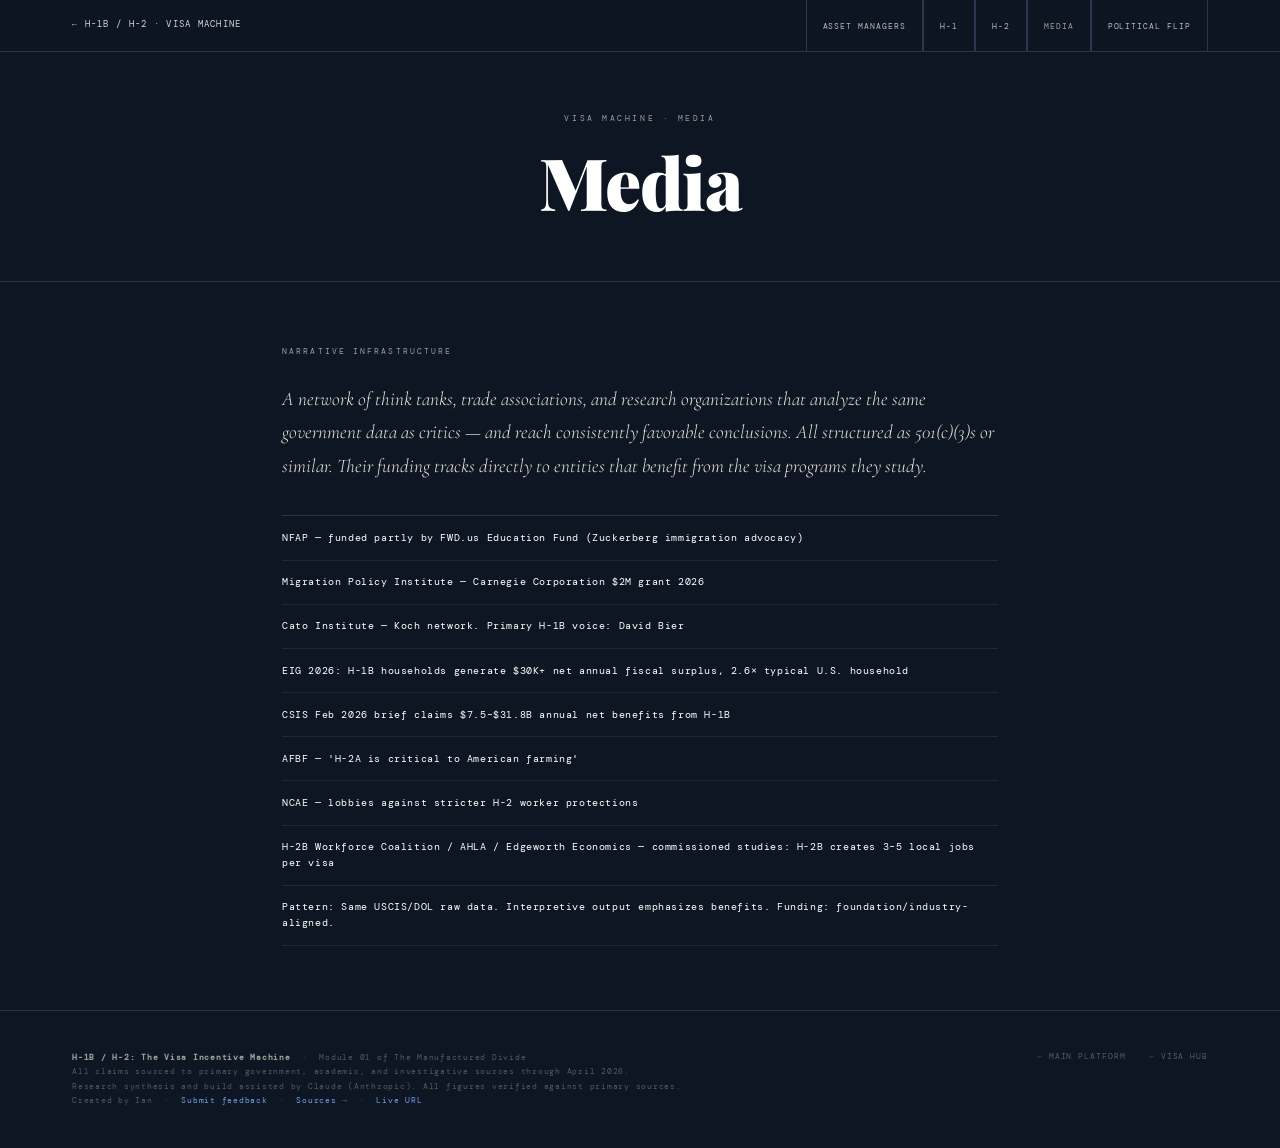
<file: visa/media.html>
<!DOCTYPE html>
<html lang="en">
<head>
<meta charset="UTF-8">
<meta name="viewport" content="width=device-width, initial-scale=1.0">
<title>Media — The Manufactured Divide</title>
<link href="https://fonts.googleapis.com/css2?family=Playfair+Display:ital,wght@0,700;0,900;1,700&family=Cormorant+Garamond:ital,wght@0,300;0,400;1,300;1,400;1,500&family=DM+Mono:wght@400;500&family=DM+Sans:wght@300;400;500;600&display=swap" rel="stylesheet">
<style>
:root {
  --bg-dark:     #0f1623;
  --bg-mid:      #1a2235;
  --bg-panel:    #202840;
  --border-dark: #2a3550;
  --bg-light:    #f4f1ec;
  --ink-dark:    #e8e4dc;
  --ink-dark-2:  rgba(232,228,220,0.65);
  --ink-dark-3:  rgba(232,228,220,0.32);
  --acc-lt:      #6fa3e8;
  --accent:      #2d5fa6;
  --sans:        'DM Sans', sans-serif;
  --serif:       'Playfair Display', Georgia, serif;
  --serif-2:     'Cormorant Garamond', Georgia, serif;
  --mono:        'DM Mono', monospace;
}
*, *::before, *::after { box-sizing: border-box; margin: 0; padding: 0; }
html { scroll-behavior: smooth; }
body {
  background: var(--bg-dark);
  color: var(--ink-dark);
  font-family: var(--sans);
  font-size: 15px;
  line-height: 1.65;
}
a { color: var(--accent); }

/* NAV */
nav {
  position: fixed; top: 0; left: 0; right: 0; z-index: 900;
  height: 52px;
  background: rgba(15,22,35,0.97);
  backdrop-filter: blur(12px);
  border-bottom: 1px solid var(--border-dark);
  display: flex; align-items: center;
}
.nav-inner {
  width: 100%; max-width: 1200px; margin: 0 auto; padding: 0 2rem;
  display: flex; align-items: center; justify-content: space-between; gap: 1rem;
}
.nav-back {
  font-family: var(--mono); font-size: 8.5px; letter-spacing: 0.15em;
  text-transform: uppercase; color: rgba(255,255,255,0.82); text-decoration: none;
  transition: color 0.2s; white-space: nowrap; flex-shrink: 0;
}
.nav-back:hover { color: var(--ink-dark); }
.nav-brand {
  font-family: var(--mono); font-size: 9px; letter-spacing: 0.22em;
  text-transform: uppercase; color: var(--acc-lt); white-space: nowrap;
}
.nav-links {
  display: flex; align-items: center; gap: 0; list-style: none;
}
.nav-links a {
  display: block; padding: 0 1rem; height: 52px; line-height: 52px;
  font-family: var(--mono); font-size: 8px; letter-spacing: 0.12em;
  text-transform: uppercase; color: rgba(255,255,255,0.70); text-decoration: none;
  border-left: 1px solid var(--border-dark);
  transition: color 0.2s, background 0.2s; white-space: nowrap;
}
.nav-links a:last-child { border-right: 1px solid var(--border-dark); }
.nav-links a:hover { color: #fff; background: rgba(255,255,255,0.04); }
.nav-links a.active { color: var(--ink-dark-2); }
@media (max-width: 640px) { .nav-links { display: none; } }

/* PAGE HERO */
.page-hero {
  padding: 7rem 2rem 4rem;
  text-align: center;
  border-bottom: 1px solid var(--border-dark);
}
.ph-label {
  font-family: var(--mono); font-size: 8px; letter-spacing: 0.32em;
  text-transform: uppercase; color: var(--ink-dark-2);
  display: block; margin-bottom: 1.25rem;
}
.ph-title {
  font-family: var(--serif); font-size: clamp(2.5rem, 6vw, 4.5rem);
  font-weight: 900; line-height: 1; letter-spacing: -0.02em;
  color: #fff; margin-bottom: 0;
}

/* CONTENT SECTIONS */
.content-section {
  max-width: 780px;
  margin: 0 auto;
  padding: 4rem 2rem;
  border-bottom: 1px solid var(--border-dark);
}
.content-section:last-of-type { border-bottom: none; }
.section-label {
  font-family: var(--mono); font-size: 7.5px; letter-spacing: 0.28em;
  text-transform: uppercase; color: var(--ink-dark-2);
  display: block; margin-bottom: 1.5rem;
}
.section-intro {
  font-family: var(--serif-2); font-size: clamp(1.05rem, 2vw, 1.2rem);
  font-weight: 300; font-style: italic;
  color: var(--ink-dark); line-height: 1.75;
  margin-bottom: 2rem;
}
.data-list {
  list-style: none; padding: 0; margin: 0;
  border-top: 1px solid var(--border-dark);
}
.data-list li {
  font-family: var(--mono); font-size: 10px; letter-spacing: 0.06em;
  line-height: 1.6; color: #fff;
  padding: 0.85rem 0;
  border-bottom: 1px solid rgba(42,53,80,0.6);
}

/* FOOTER */
footer {
  background: var(--bg-dark);
  border-top: 1px solid var(--border-dark);
  padding: 2.5rem 0;
}
.footer-inner {
  max-width: 1200px; margin: 0 auto; padding: 0 2rem;
  display: flex; justify-content: space-between; align-items: flex-start;
  flex-wrap: wrap; gap: 1.5rem;
}
.footer-left p {
  font-family: var(--mono); font-size: 7.5px; color: var(--ink-dark-3);
  letter-spacing: 0.1em; line-height: 1.9;
}
.footer-left strong { color: var(--ink-dark-2); }
.footer-left a { color: var(--acc-lt); text-decoration: none; }
.footer-left a:hover { text-decoration: underline; }
.footer-right { display: flex; gap: 1.5rem; flex-wrap: wrap; }
.footer-link {
  font-family: var(--mono); font-size: 7.5px; letter-spacing: 0.12em;
  text-transform: uppercase; color: var(--ink-dark-3); text-decoration: none;
  transition: color 0.18s;
}
.footer-link:hover { color: var(--ink-dark); }
</style>
</head>
<body>

<nav>
  <div class="nav-inner">
    <a href="../visa/index.html" class="nav-back">← H-1B / H-2 · Visa Machine</a>
    <ul class="nav-links">
      <li><a href="asset-managers.html">Asset Managers</a></li>
      <li><a href="h1.html">H-1</a></li>
      <li><a href="h2.html">H-2</a></li>
      <li><a href="media.html" class="active">Media</a></li>
      <li><a href="political-flip.html">Political Flip</a></li>
    </ul>
  </div>
</nav>

<div class="page-hero">
  <span class="ph-label">Visa Machine · Media</span>
  <h1 class="ph-title">Media</h1>
</div>

<div class="content-section">
  <span class="section-label">Narrative Infrastructure</span>
  <p class="section-intro">A network of think tanks, trade associations, and research organizations that analyze the same government data as critics — and reach consistently favorable conclusions. All structured as 501(c)(3)s or similar. Their funding tracks directly to entities that benefit from the visa programs they study.</p>
  <ul class="data-list">
    <li>NFAP — funded partly by FWD.us Education Fund (Zuckerberg immigration advocacy)</li>
    <li>Migration Policy Institute — Carnegie Corporation $2M grant 2026</li>
    <li>Cato Institute — Koch network. Primary H-1B voice: David Bier</li>
    <li>EIG 2026: H-1B households generate $30K+ net annual fiscal surplus, 2.6× typical U.S. household</li>
    <li>CSIS Feb 2026 brief claims $7.5–$31.8B annual net benefits from H-1B</li>
    <li>AFBF — 'H-2A is critical to American farming'</li>
    <li>NCAE — lobbies against stricter H-2 worker protections</li>
    <li>H-2B Workforce Coalition / AHLA / Edgeworth Economics — commissioned studies: H-2B creates 3–5 local jobs per visa</li>
    <li>Pattern: Same USCIS/DOL raw data. Interpretive output emphasizes benefits. Funding: foundation/industry-aligned.</li>
  </ul>
</div>

<footer>
  <div class="footer-inner">
    <div class="footer-left">
      <p><strong>H-1B / H-2: The Visa Incentive Machine</strong> &nbsp;·&nbsp; Module 01 of The Manufactured Divide</p>
      <p>All claims sourced to primary government, academic, and investigative sources through April 2026.</p>
      <p>Research synthesis and build assisted by Claude (Anthropic). All figures verified against primary sources.</p>
      <p>
        Created by Ian &nbsp;·&nbsp;
        <a href="https://forms.gle/fLaPAhALSbHqioBa6" target="_blank" rel="noopener">Submit feedback</a>
        &nbsp;·&nbsp;
        <a href="#">Sources →</a>
        &nbsp;·&nbsp;
        <a href="https://istuckert.github.io/Incentive-Machine/visa/" target="_blank" rel="noopener">Live URL</a>
      </p>
    </div>
    <div class="footer-right">
      <a href="../index.html" class="footer-link">← Main Platform</a>
      <a href="index.html" class="footer-link">← Visa Hub</a>
    </div>
  </div>
</footer>

</body>
</html>
</file>
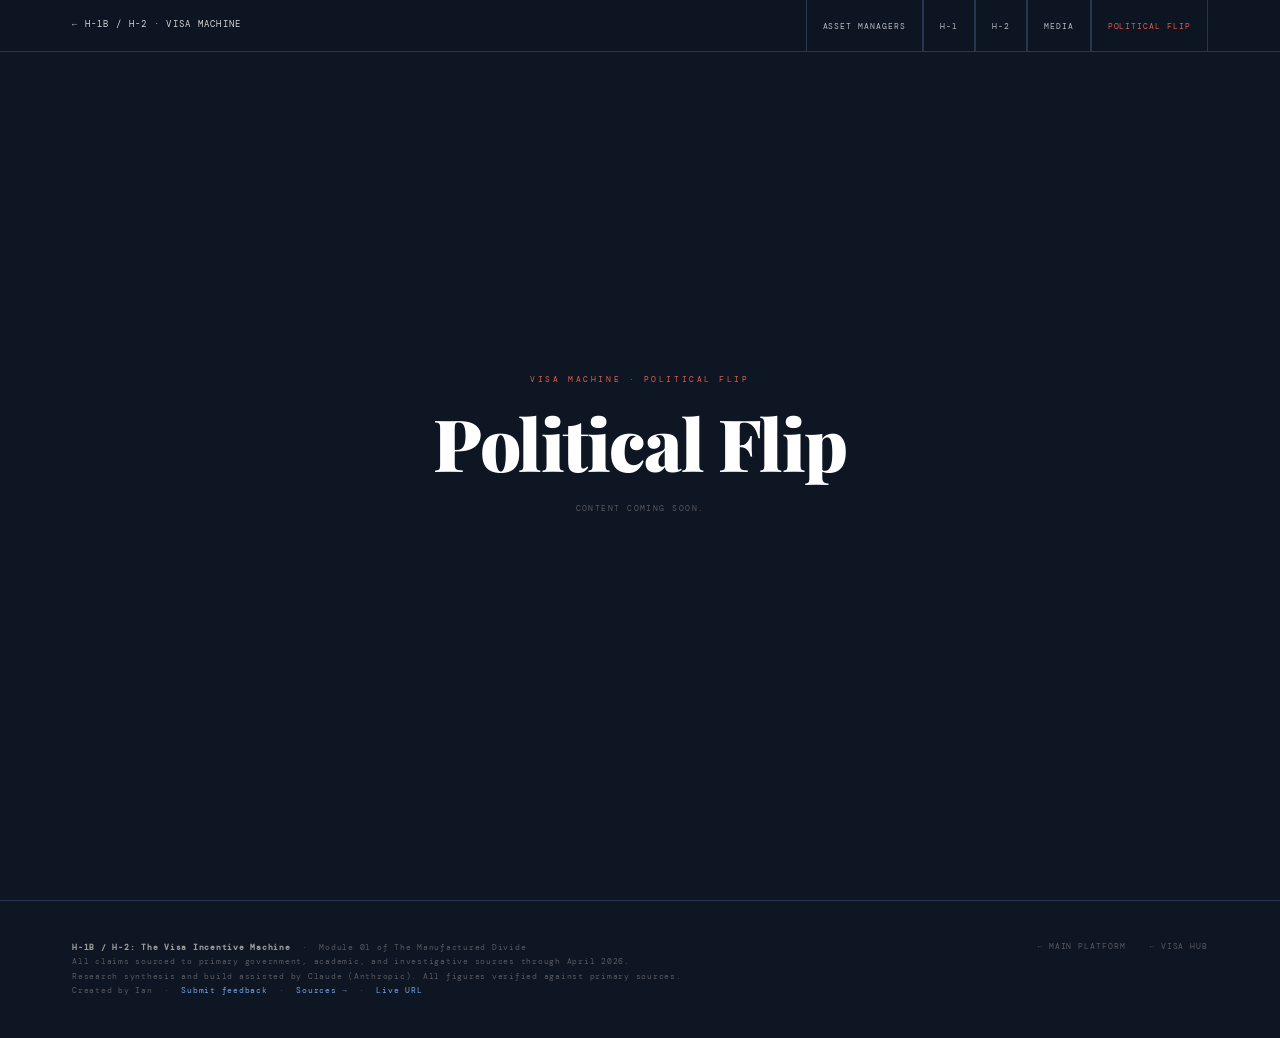
<file: visa/political-flip.html>
<!DOCTYPE html>
<html lang="en">
<head>
<meta charset="UTF-8">
<meta name="viewport" content="width=device-width, initial-scale=1.0">
<title>Political Flip — The Manufactured Divide</title>
<link href="https://fonts.googleapis.com/css2?family=Playfair+Display:ital,wght@0,700;0,900;1,700&family=Cormorant+Garamond:ital,wght@0,300;0,400;1,300;1,400;1,500&family=DM+Mono:wght@400;500&family=DM+Sans:wght@300;400;500;600&display=swap" rel="stylesheet">
<style>
:root {
  --bg-dark:     #0f1623;
  --bg-mid:      #1a2235;
  --bg-panel:    #202840;
  --border-dark: #2a3550;
  --bg-light:    #f4f1ec;
  --ink-dark:    #e8e4dc;
  --ink-dark-2:  rgba(232,228,220,0.65);
  --ink-dark-3:  rgba(232,228,220,0.32);
  --absorb:      #7B2C2C;
  --return-red:  #e05a4a;
  --acc-lt:      #6fa3e8;
  --accent:      #2d5fa6;
  --sans:        'DM Sans', sans-serif;
  --serif:       'Playfair Display', Georgia, serif;
  --serif-2:     'Cormorant Garamond', Georgia, serif;
  --mono:        'DM Mono', monospace;
}
*, *::before, *::after { box-sizing: border-box; margin: 0; padding: 0; }
html { scroll-behavior: smooth; }
body {
  background: var(--bg-dark);
  color: var(--ink-dark);
  font-family: var(--sans);
  font-size: 15px;
  line-height: 1.65;
}
a { color: var(--accent); }

/* NAV */
nav {
  position: fixed; top: 0; left: 0; right: 0; z-index: 900;
  height: 52px;
  background: rgba(15,22,35,0.97);
  backdrop-filter: blur(12px);
  border-bottom: 1px solid var(--border-dark);
  display: flex; align-items: center;
}
.nav-inner {
  width: 100%; max-width: 1200px; margin: 0 auto; padding: 0 2rem;
  display: flex; align-items: center; justify-content: space-between; gap: 1rem;
}
.nav-back {
  font-family: var(--mono); font-size: 8.5px; letter-spacing: 0.15em;
  text-transform: uppercase; color: rgba(255,255,255,0.82); text-decoration: none;
  transition: color 0.2s; white-space: nowrap; flex-shrink: 0;
}
.nav-back:hover { color: var(--ink-dark); }
.nav-brand {
  font-family: var(--mono); font-size: 9px; letter-spacing: 0.22em;
  text-transform: uppercase; color: var(--acc-lt); white-space: nowrap;
}
.nav-links {
  display: flex; align-items: center; gap: 0; list-style: none;
}
.nav-links a {
  display: block; padding: 0 1rem; height: 52px; line-height: 52px;
  font-family: var(--mono); font-size: 8px; letter-spacing: 0.12em;
  text-transform: uppercase; color: rgba(255,255,255,0.70); text-decoration: none;
  border-left: 1px solid var(--border-dark);
  transition: color 0.2s, background 0.2s; white-space: nowrap;
}
.nav-links a:last-child { border-right: 1px solid var(--border-dark); }
.nav-links a:hover { color: #fff; background: rgba(255,255,255,0.04); }
.nav-links a.active { color: var(--return-red); }
@media (max-width: 640px) { .nav-links { display: none; } }

/* PLACEHOLDER */
.placeholder {
  min-height: 100vh;
  padding-top: 52px;
  display: flex; flex-direction: column;
  align-items: center; justify-content: center;
  text-align: center; padding: 52px 2rem 4rem;
}
.ph-label {
  font-family: var(--mono); font-size: 8px; letter-spacing: 0.32em;
  text-transform: uppercase; color: var(--return-red);
  display: block; margin-bottom: 1.25rem;
}
.ph-title {
  font-family: var(--serif); font-size: clamp(2.5rem, 6vw, 4.5rem);
  font-weight: 900; line-height: 1; letter-spacing: -0.02em;
  color: #fff; margin-bottom: 1.5rem;
}
.ph-text {
  font-family: var(--mono); font-size: 8px; letter-spacing: 0.18em;
  text-transform: uppercase; color: var(--ink-dark-3);
}

/* FOOTER */
footer {
  background: var(--bg-dark);
  border-top: 1px solid var(--border-dark);
  padding: 2.5rem 0;
}
.footer-inner {
  max-width: 1200px; margin: 0 auto; padding: 0 2rem;
  display: flex; justify-content: space-between; align-items: flex-start;
  flex-wrap: wrap; gap: 1.5rem;
}
.footer-left p {
  font-family: var(--mono); font-size: 7.5px; color: var(--ink-dark-3);
  letter-spacing: 0.1em; line-height: 1.9;
}
.footer-left strong { color: var(--ink-dark-2); }
.footer-left a { color: var(--acc-lt); text-decoration: none; }
.footer-left a:hover { text-decoration: underline; }
.footer-right { display: flex; gap: 1.5rem; flex-wrap: wrap; }
.footer-link {
  font-family: var(--mono); font-size: 7.5px; letter-spacing: 0.12em;
  text-transform: uppercase; color: var(--ink-dark-3); text-decoration: none;
  transition: color 0.18s;
}
.footer-link:hover { color: var(--ink-dark); }
</style>
</head>
<body>

<nav>
  <div class="nav-inner">
    <a href="../visa/index.html" class="nav-back">← H-1B / H-2 · Visa Machine</a>
    <ul class="nav-links">
      <li><a href="asset-managers.html">Asset Managers</a></li>
      <li><a href="h1.html">H-1</a></li>
      <li><a href="h2.html">H-2</a></li>
      <li><a href="media.html">Media</a></li>
      <li><a href="political-flip.html" class="active">Political Flip</a></li>
    </ul>
  </div>
</nav>

<div class="placeholder">
  <span class="ph-label">Visa Machine · Political Flip</span>
  <h1 class="ph-title">Political Flip</h1>
  <p class="ph-text">Content coming soon.</p>
</div>

<footer>
  <div class="footer-inner">
    <div class="footer-left">
      <p><strong>H-1B / H-2: The Visa Incentive Machine</strong> &nbsp;·&nbsp; Module 01 of The Manufactured Divide</p>
      <p>All claims sourced to primary government, academic, and investigative sources through April 2026.</p>
      <p>Research synthesis and build assisted by Claude (Anthropic). All figures verified against primary sources.</p>
      <p>
        Created by Ian &nbsp;·&nbsp;
        <a href="https://forms.gle/fLaPAhALSbHqioBa6" target="_blank" rel="noopener">Submit feedback</a>
        &nbsp;·&nbsp;
        <a href="#">Sources →</a>
        &nbsp;·&nbsp;
        <a href="https://istuckert.github.io/Incentive-Machine/visa/" target="_blank" rel="noopener">Live URL</a>
      </p>
    </div>
    <div class="footer-right">
      <a href="../index.html" class="footer-link">← Main Platform</a>
      <a href="index.html" class="footer-link">← Visa Hub</a>
    </div>
  </div>
</footer>

</body>
</html>
</file>
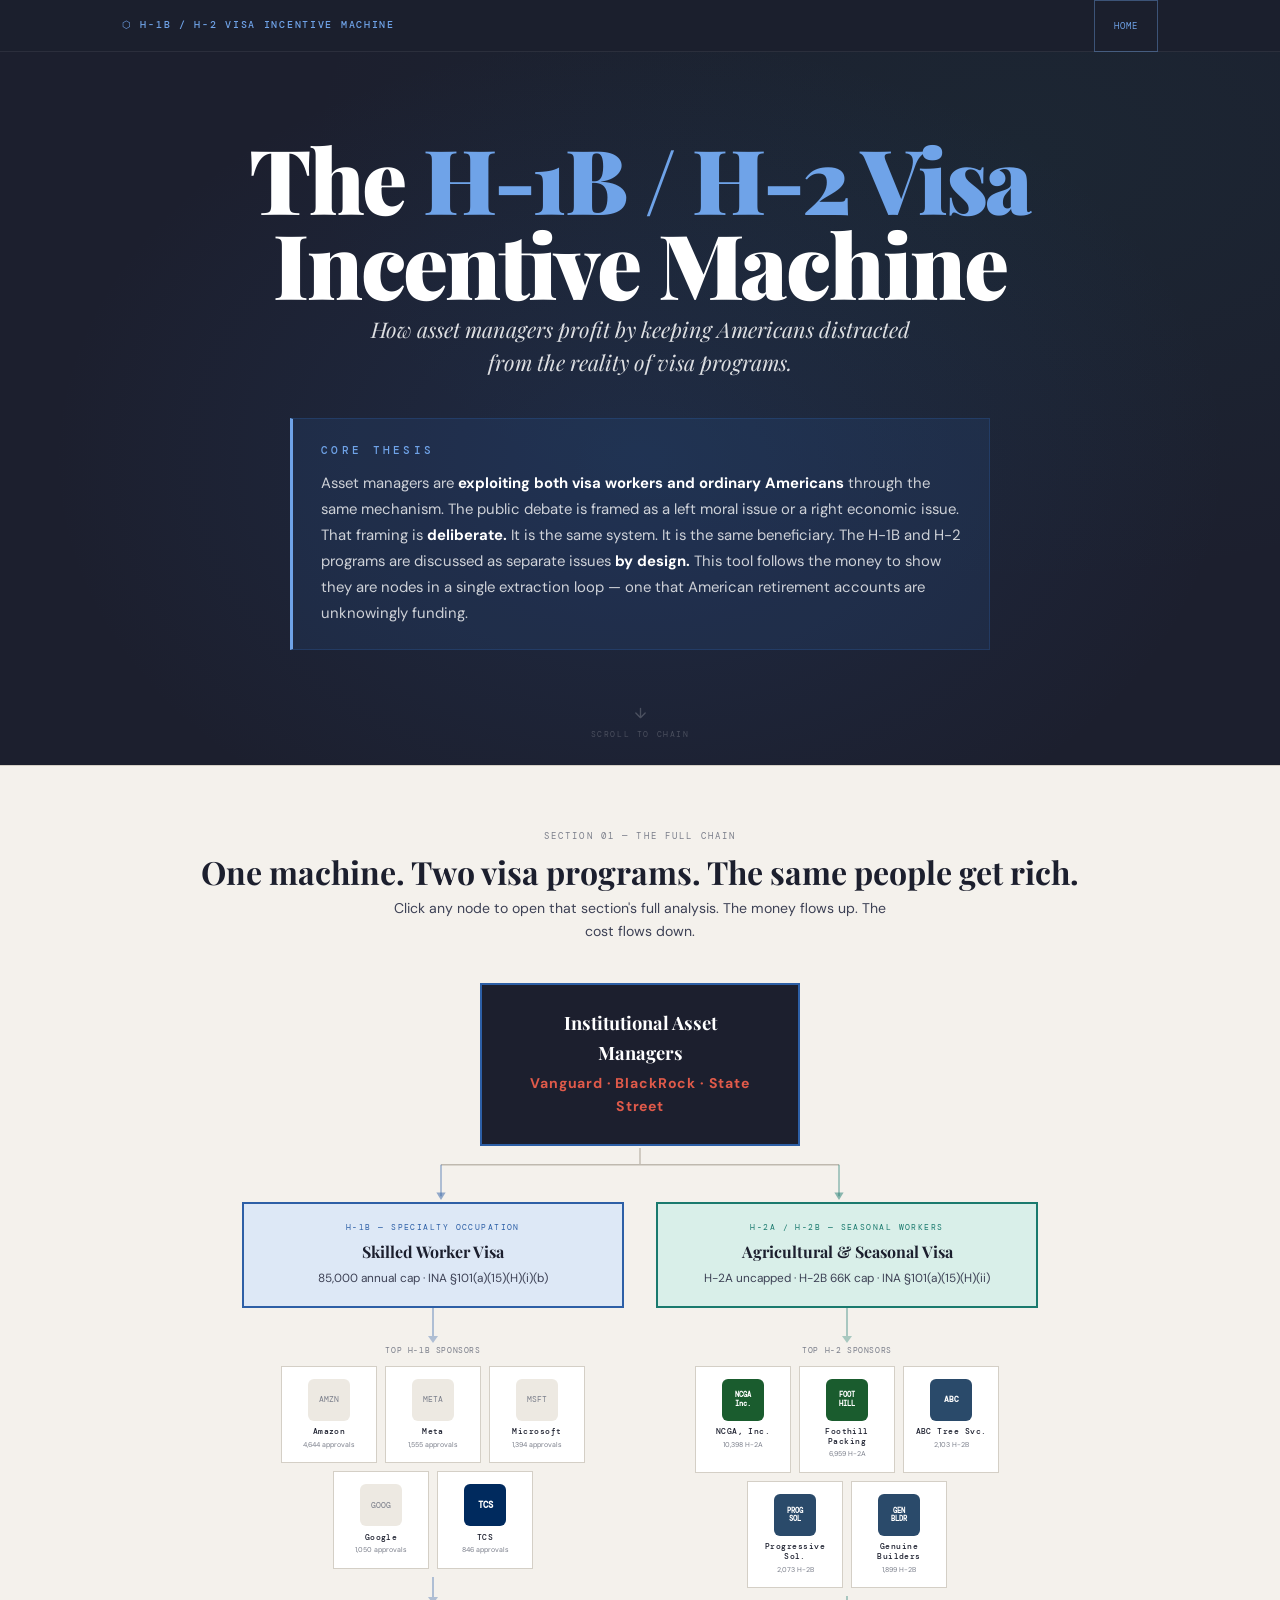
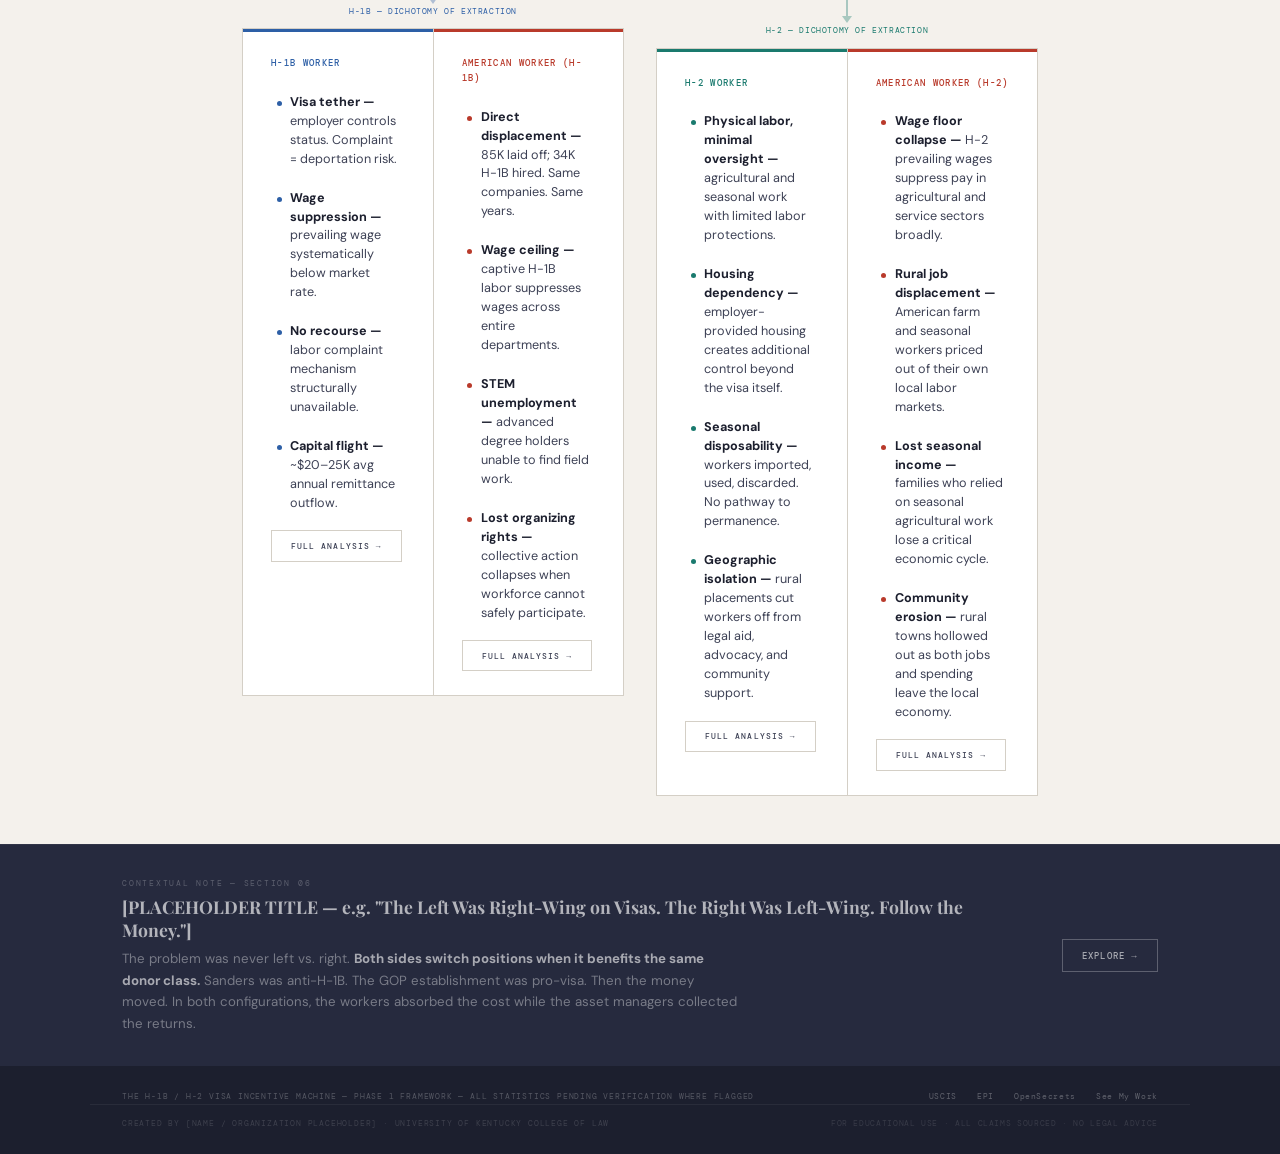
<file: reference/visa/incentive_machine_v8.html>
<!DOCTYPE html>
<html lang="en">
<head>
<meta charset="UTF-8">
<meta name="viewport" content="width=device-width, initial-scale=1.0">
<title>The H-1B / H-2 Visa Incentive Machine</title>
<link href="https://fonts.googleapis.com/css2?family=Playfair+Display:ital,wght@0,700;0,900;1,700&family=DM+Mono:wght@400;500&family=DM+Sans:wght@300;400;500;600&display=swap" rel="stylesheet">
<style>
:root {
  --bg:      #f4f1ec;
  --bg-2:    #ede9e2;
  --bg-dark: #1c1f2e;
  --bg-mid:  #262a3e;
  --card:    #ffffff;
  --border:  #d4cfc6;
  --bdr2:    #bfb9af;
  --ink:     #1c1f2e;
  --ink-2:   #3d4155;
  --ink-3:   #7a7e8a;
  --accent:  #2d5fa6;
  --acc2:    #1a3d6e;
  --acc-lt:  #e8eef8;
  --red:     #b93a2b;
  --teal:    #1a7a6e;
  --teal-lt: #e8f5f3;
  --h1b:     #2d5fa6;
  --h1b-lt:  #dde8f6;
  --h2:      #1a7a6e;
  --h2-lt:   #d9efe9;
  --sans:    'DM Sans', sans-serif;
  --serif:   'Playfair Display', Georgia, serif;
  --mono:    'DM Mono', monospace;
  --max:     1100px;
}
*,*::before,*::after{box-sizing:border-box;margin:0;padding:0;}
html{scroll-behavior:smooth;}
body{background:var(--bg);color:var(--ink);font-family:var(--sans);font-size:15px;line-height:1.65;overflow-x:hidden;}

/* ── NAV ── */
nav{
  position:fixed;top:0;left:0;right:0;z-index:500;
  height:52px;background:rgba(28,31,46,0.97);
  backdrop-filter:blur(10px);border-bottom:1px solid rgba(255,255,255,0.07);
  display:flex;align-items:center;justify-content:center;
}
.nav-inner{
  width:100%;max-width:var(--max);
  display:flex;align-items:center;justify-content:space-between;
  padding:0 2rem;
}
.nav-brand{
  font-family:var(--mono);font-size:9.5px;letter-spacing:0.18em;
  text-transform:uppercase;color:#6fa3e8;text-decoration:none;font-weight:500;
  white-space:nowrap;
}
.nav-links{display:flex;list-style:none;}
.nav-links a{
  display:block;padding:0 1.2rem;height:52px;line-height:52px;
  font-family:var(--mono);font-size:8.5px;letter-spacing:0.12em;
  text-transform:uppercase;color:rgba(255,255,255,0.5);text-decoration:none;
  border:1px solid rgba(255,255,255,0.12);
  margin-left:1rem;
  transition:color 0.2s,background 0.2s,border-color 0.2s;
  white-space:nowrap;
}
.nav-links a:hover{color:#fff;border-color:rgba(255,255,255,0.3);}
.nav-links a.active{color:#6fa3e8;border-color:rgba(111,163,232,0.4);}

/* ── SCREENS ── */
.screen{display:none;}
.screen.active{display:block;}

/* ══════════════════════════════
   HOME PAGE — HERO + CHAIN
══════════════════════════════ */
/* HERO */
.hero{
  background:var(--bg-dark);
  padding-top:52px;
  min-height:85vh;
  display:flex;align-items:center;
  position:relative;overflow:hidden;
}
.hero::before{
  content:'';position:absolute;inset:0;pointer-events:none;
  background:
    radial-gradient(ellipse at 50% 60%,rgba(45,95,166,0.18) 0%,transparent 65%),
    radial-gradient(ellipse at 80% 20%,rgba(26,122,110,0.08) 0%,transparent 50%);
}
.hero-inner{
  max-width:var(--max);margin:0 auto;padding:4rem 2rem 3.5rem;
  width:100%;text-align:center;position:relative;z-index:1;
}
.hero-eyebrow{
  font-family:var(--mono);font-size:9px;letter-spacing:0.3em;
  text-transform:uppercase;color:rgba(255,255,255,0.3);margin-bottom:1.75rem;
}
.hero-title{
  font-family:var(--serif);
  font-size:clamp(3rem,7vw,7rem);
  font-weight:900;line-height:0.95;
  color:#fff;letter-spacing:-0.025em;
  margin-bottom:0.5rem;
}
.hero-title .visa-type{color:#6fa3e8;}
.hero-tagline{
  font-family:var(--serif);font-style:italic;
  font-size:clamp(1rem,1.8vw,1.35rem);
  color:rgba(255,255,255,0.85);margin-bottom:2.5rem;
  line-height:1.5;
}
.hero-thesis{
  background:rgba(45,95,166,0.15);
  border:1px solid rgba(45,95,166,0.3);
  border-left:3px solid #6fa3e8;
  padding:1.4rem 1.75rem;max-width:700px;
  margin:0 auto 2.5rem;text-align:left;
}
.hero-thesis-label{
  font-family:var(--mono);font-size:11px;letter-spacing:0.3em;
  text-transform:uppercase;color:#6fa3e8;margin-bottom:0.75rem;
  font-weight:500;
}
.hero-thesis p{color:rgba(255,255,255,0.78);font-size:0.93rem;line-height:1.74;}
.hero-thesis strong{color:#fff;}
.hero-cta{display:flex;gap:0.75rem;justify-content:center;flex-wrap:wrap;}

/* scroll hint */
.scroll-hint{
  position:absolute;bottom:1.5rem;left:50%;transform:translateX(-50%);
  display:flex;flex-direction:column;align-items:center;gap:0.4rem;
  font-family:var(--mono);font-size:8px;letter-spacing:0.2em;
  text-transform:uppercase;color:rgba(255,255,255,0.2);
  animation:bounce 2s infinite;
}
.scroll-hint svg{width:16px;height:16px;stroke:rgba(255,255,255,0.2);}
@keyframes bounce{0%,100%{transform:translateX(-50%) translateY(0);}50%{transform:translateX(-50%) translateY(6px);}}

/* ── CHAIN SECTION (on home page) ── */
#chain-section{
  background:var(--bg);padding:4rem 0 3rem;
  border-top:1px solid var(--border);
}
.chain-header{
  max-width:var(--max);margin:0 auto;padding:0 2rem 2.5rem;
  text-align:center;
}
.section-eyebrow{
  font-family:var(--mono);font-size:8.5px;letter-spacing:0.25em;
  text-transform:uppercase;color:var(--ink-3);margin-bottom:0.6rem;
}
.chain-header h2{
  font-family:var(--serif);font-size:clamp(1.6rem,2.5vw,2.4rem);
  font-weight:700;color:var(--ink);margin-bottom:0.5rem;line-height:1.1;
}
.chain-header p{font-size:0.88rem;color:var(--ink-2);max-width:500px;margin:0 auto;}

/* Chain diagram */
.chain-diagram{
  max-width:860px;margin:0 auto;padding:0 2rem;
  display:flex;flex-direction:column;align-items:center;gap:0;
}

/* ROOT NODE */
.cn-root{
  background:var(--bg-dark);border:2px solid var(--accent);
  padding:1.4rem 2.8rem;text-align:center;
  width:320px;cursor:pointer;transition:background 0.2s,transform 0.2s;
  position:relative;
}
.cn-root:hover{background:#252843;transform:translateY(-2px);}
.cn-root-label{
  font-family:var(--mono);font-size:8px;letter-spacing:0.2em;
  text-transform:uppercase;color:rgba(255,255,255,0.35);margin-bottom:0.35rem;
}
.cn-root .cn-firms{
  font-size:0.88rem;font-weight:700;
  color:#e05a4a !important;letter-spacing:0.06em;margin-bottom:0.2rem;
}
.cn-root h3{font-family:var(--serif);font-size:1.15rem;font-weight:700;color:#fff;margin-bottom:0.2rem;}
.cn-root p{font-size:0.75rem;color:rgba(255,255,255,0.45);}
.cn-root .cn-cta{
  font-family:var(--mono);font-size:7.5px;color:rgba(111,163,232,0.6);
  letter-spacing:0.1em;margin-top:0.5rem;
}

/* SVG fork */
.fork-svg{width:100%;max-width:860px;display:block;overflow:visible;}

/* BRANCH NODES */
.branches{
  display:grid;grid-template-columns:1fr 1fr;
  gap:2rem;width:100%;
}
.branch{display:flex;flex-direction:column;align-items:center;}

.cn-visa{
  padding:1.1rem 1.5rem;text-align:center;
  width:100%;cursor:pointer;border:2px solid;
  transition:filter 0.18s,transform 0.18s;
}
.cn-visa:hover{filter:brightness(0.94);transform:translateY(-2px);}
.cn-visa.h1b{background:var(--h1b-lt);border-color:var(--h1b);}
.cn-visa.h2{background:var(--h2-lt);border-color:var(--h2);}
.cn-visa-label{
  font-family:var(--mono);font-size:8px;letter-spacing:0.18em;
  text-transform:uppercase;margin-bottom:0.3rem;
}
.cn-visa.h1b .cn-visa-label{color:var(--h1b);}
.cn-visa.h2 .cn-visa-label{color:var(--h2);}
.cn-visa h3{font-family:var(--serif);font-size:1rem;font-weight:700;color:var(--ink);margin-bottom:0.2rem;}
.cn-visa p{font-size:0.74rem;color:var(--ink-2);}

/* Arrow stems */
.arrow-stem{display:flex;flex-direction:column;align-items:center;}
.stem-line{width:2px;background:var(--bdr2);}
.stem-line.h1b-c{background:rgba(45,95,166,0.35);}
.stem-line.h2-c{background:rgba(26,122,110,0.35);}
.stem-arrow{
  width:0;height:0;
  border-left:5px solid transparent;border-right:5px solid transparent;
}
.stem-arrow.h1b-c{border-top:7px solid rgba(45,95,166,0.35);}
.stem-arrow.h2-c{border-top:7px solid rgba(26,122,110,0.35);}
.stem-arrow.gray{border-top:7px solid rgba(180,175,170,0.6);}
.stem-label{
  font-family:var(--mono);font-size:7.5px;letter-spacing:0.08em;
  color:var(--ink-3);text-align:center;padding:2px 0;
}

/* Company nodes */
.co-row{display:flex;flex-wrap:wrap;justify-content:center;gap:0.5rem;width:100%;}
.co-node{
  background:var(--card);border:1px solid var(--border);
  width:96px;text-align:center;padding:0.75rem 0.4rem;
  cursor:pointer;transition:all 0.2s;flex-shrink:0;
}
.co-node:hover{border-color:var(--accent);box-shadow:0 4px 12px rgba(45,95,166,0.1);transform:translateY(-2px);}
.co-node.h2-co:hover{border-color:var(--h2);}
.co-logo{
  width:42px;height:42px;margin:0 auto 0.4rem;
  background:var(--bg-2);border-radius:6px;
  display:flex;align-items:center;justify-content:center;
  font-family:var(--mono);font-size:8px;color:var(--ink-3);
  overflow:hidden;
}
.co-logo img{width:100%;height:100%;object-fit:contain;padding:4px;}
.co-name{font-family:var(--mono);font-size:7.5px;letter-spacing:0.06em;color:var(--ink);font-weight:500;line-height:1.3;}
.co-count{font-size:7px;color:var(--ink-3);margin-top:2px;}

/* Converge + dichotomy */
.converge-svg{width:100%;max-width:860px;display:block;overflow:visible;}

.dicho-strip{
  display:grid;grid-template-columns:1fr 1fr;gap:1px;
  background:var(--border);width:100%;
  border:1px solid var(--border);
}
.dicho-col{background:var(--card);padding:1.5rem 1.75rem;}
.dicho-col.wk{border-top:3px solid var(--teal);}
.dicho-col.am{border-top:3px solid var(--red);}
.dicho-col h4{
  font-family:var(--mono);font-size:9px;letter-spacing:0.15em;
  text-transform:uppercase;font-weight:500;margin-bottom:1rem;
}
.dicho-col.wk h4{color:var(--teal);}
.dicho-col.am h4{color:var(--red);}
.dicho-item{
  display:flex;gap:0.55rem;margin-bottom:0.55rem;padding:0.35rem;
  cursor:pointer;transition:background 0.14s;border-radius:2px;
}
.dicho-item:hover{background:var(--bg-2);}
.dot{width:5px;height:5px;border-radius:50%;flex-shrink:0;margin-top:8px;}
.wk .dot{background:var(--teal);}
.am .dot{background:var(--red);}
.dicho-item span{font-size:0.79rem;color:var(--ink-2);line-height:1.5;}
.dicho-item span strong{color:var(--ink);}
.dicho-more{margin-top:0.75rem;}

/* Flip teaser strip */
.flip-strip{
  background:var(--bg-mid);border-top:1px solid rgba(255,255,255,0.05);
  padding:2rem 0;
}
.flip-strip-inner{
  max-width:var(--max);margin:0 auto;padding:0 2rem;
  display:grid;grid-template-columns:1fr auto;gap:2rem;align-items:center;
}
.flip-strip-label{font-family:var(--mono);font-size:8px;letter-spacing:0.22em;text-transform:uppercase;color:rgba(255,255,255,0.25);margin-bottom:0.4rem;}
.flip-strip h3{font-family:var(--serif);font-size:1.1rem;font-weight:700;color:rgba(255,255,255,0.65);margin-bottom:0.4rem;line-height:1.3;}
.flip-strip p{font-size:0.83rem;color:rgba(255,255,255,0.38);line-height:1.62;max-width:620px;}
.flip-strip strong{color:rgba(255,255,255,0.6);}

/* ══════════════════════════════
   SECTION SCREENS
══════════════════════════════ */
.screen-wrap{padding-top:52px;}

/* Compact header — title always visible at top, no hunting */
.sec-head{
  background:var(--bg-dark);color:#fff;
  padding:1.75rem 0 1.5rem;border-bottom:2px solid var(--accent);
  position:sticky;top:52px;z-index:100;
}
.sec-head-inner{
  max-width:var(--max);margin:0 auto;padding:0 2rem;
  display:flex;align-items:center;gap:1.5rem;
}
.back-btn{
  display:inline-flex;align-items:center;gap:0.3rem;flex-shrink:0;
  font-family:var(--mono);font-size:9px;letter-spacing:0.12em;
  text-transform:uppercase;color:rgba(255,255,255,0.35);
  background:none;border:none;cursor:pointer;transition:color 0.2s;padding:0;
}
.back-btn:hover{color:#fff;}
.sec-head-text{}
.sec-tag{
  font-family:var(--mono);font-size:8px;letter-spacing:0.18em;
  text-transform:uppercase;color:rgba(255,255,255,0.35);margin-bottom:0.3rem;
}
.sec-head-text h2{
  font-family:var(--serif);font-size:clamp(1.2rem,2vw,1.65rem);
  font-weight:700;line-height:1.1;color:#fff;
}

/* Section body — content starts immediately */
.sec-body{
  max-width:var(--max);margin:0 auto;
  padding:2.5rem 2rem 4rem;
}

/* ── STATS ROW (redesigned — larger, darker) ── */
.stats-row{
  display:grid;grid-template-columns:repeat(auto-fit,minmax(200px,1fr));
  gap:1px;background:var(--border);border:1px solid var(--border);
  margin-bottom:3rem;
}
.stat-cell{
  background:var(--card);padding:1.75rem;
  cursor:pointer;transition:background 0.18s;
}
.stat-cell:hover{background:var(--acc-lt);}
.stat-label{
  font-family:var(--mono);font-size:11px;letter-spacing:0.12em;
  text-transform:uppercase;color:var(--ink-2);/* DARKER */
  font-weight:500;margin-bottom:0.6rem;line-height:1.4;
}
.stat-fig{
  font-family:var(--serif);font-size:2.1rem;font-weight:900;
  color:var(--accent);line-height:1;margin-bottom:0.4rem;
}
.stat-fig.ph{font-size:1.5rem;color:var(--ink-3);}
.stat-desc{font-size:0.82rem;color:var(--ink-2);line-height:1.55;}
.verified-badge{
  display:inline-block;font-family:var(--mono);font-size:7.5px;
  letter-spacing:0.08em;color:var(--teal);margin-top:0.4rem;
}
.ph-tag{
  display:inline-block;font-family:var(--mono);font-size:7.5px;
  letter-spacing:0.08em;color:var(--red);
  border:1px dashed rgba(185,58,43,0.3);padding:1px 5px;margin-top:0.4rem;
}

/* ── VERTICAL HIERARCHY PANELS ── */
/* Each numbered item is a row: number | title + teaser | arrow */
.panel-stack{display:flex;flex-direction:column;gap:0;}
.panel-item{
  display:grid;grid-template-columns:52px 1fr 40px;
  align-items:center;gap:0;
  border:1px solid var(--border);border-top:none;
  background:var(--card);cursor:pointer;
  transition:background 0.15s;
  position:relative;
}
.panel-item:first-child{border-top:1px solid var(--border);}
.panel-item:hover{background:var(--acc-lt);border-color:var(--accent);z-index:1;}
.panel-item:hover .pi-num{background:var(--accent);color:#fff;}
.pi-num{
  display:flex;align-items:center;justify-content:center;
  height:100%;padding:1.25rem 0;
  font-family:var(--mono);font-size:10px;font-weight:500;
  color:var(--ink-3);letter-spacing:0.1em;
  border-right:1px solid var(--border);
  background:var(--bg-2);transition:background 0.15s,color 0.15s;
  min-height:72px;
}
.pi-content{padding:1.1rem 1.4rem;}
.pi-title{
  font-family:var(--serif);font-size:1rem;font-weight:700;
  color:var(--ink);margin-bottom:0.2rem;line-height:1.25;
}
.pi-sub{font-size:0.78rem;color:var(--ink-3);line-height:1.45;}
.pi-arr{
  display:flex;align-items:center;justify-content:center;
  font-family:var(--mono);font-size:12px;color:var(--ink-3);
  transition:color 0.15s;
}
.panel-item:hover .pi-arr{color:var(--accent);}

/* color accents on left edge */
.panel-item.h1b-l{border-left:3px solid var(--h1b);}
.panel-item.h2-l{border-left:3px solid var(--h2);}
.panel-item.red-l{border-left:3px solid var(--red);}
.panel-item.teal-l{border-left:3px solid var(--teal);}

/* section sub-label above panel stack */
.stack-label{
  font-family:var(--mono);font-size:8.5px;letter-spacing:0.2em;
  text-transform:uppercase;color:var(--ink-3);
  margin-bottom:0.5rem;margin-top:2rem;
  padding-bottom:0.4rem;border-bottom:1px solid var(--border);
}
.stack-label:first-child{margin-top:0;}

/* ── DETAIL SCREEN ── */
/* Compact — content visible immediately below the sticky header */
.detail-head{
  background:var(--ink);color:#fff;
  padding:1.5rem 0 1.25rem;
  position:sticky;top:52px;z-index:100;
  border-bottom:2px solid rgba(255,255,255,0.1);
}
.detail-head-inner{
  max-width:var(--max);margin:0 auto;padding:0 2rem;
  display:grid;grid-template-columns:auto 1fr;gap:1.5rem;align-items:center;
}
.detail-tag-col{}
.detail-tag{
  font-family:var(--mono);font-size:8px;letter-spacing:0.16em;
  text-transform:uppercase;color:rgba(255,255,255,0.3);
  display:block;margin-bottom:0.3rem;
}
.detail-head-inner h2{
  font-family:var(--serif);font-size:clamp(1.1rem,1.8vw,1.5rem);
  font-weight:700;line-height:1.15;color:#fff;
}
.detail-head-inner p{font-size:0.8rem;color:rgba(255,255,255,0.45);margin-top:0.2rem;}

.detail-body{
  max-width:780px;margin:0 auto;
  padding:2.5rem 2rem 4rem;
}
.detail-body p{color:var(--ink-2);line-height:1.78;margin-bottom:1rem;font-size:0.92rem;}
.detail-ph{
  background:var(--bg-2);border:1px dashed var(--bdr2);
  padding:1.5rem;text-align:center;margin:1.25rem 0;
  font-family:var(--mono);font-size:9px;color:var(--ink-3);
  letter-spacing:0.08em;line-height:1.65;
}
.verified-block{
  background:rgba(26,122,110,0.06);border:1px solid rgba(26,122,110,0.2);
  border-left:3px solid var(--teal);padding:1rem 1.25rem;margin:1rem 0;
}
.vb-label{
  font-family:var(--mono);font-size:7.5px;letter-spacing:0.15em;
  text-transform:uppercase;color:var(--teal);margin-bottom:0.4rem;display:block;
}
.verified-block p{font-size:0.84rem;color:var(--ink-2);line-height:1.65;margin-bottom:0;}
.verified-block strong{color:var(--ink);}
.src-refs{margin-top:1.25rem;padding-top:1rem;border-top:1px solid var(--border);display:flex;flex-wrap:wrap;gap:0.6rem;}
.src-ref{
  display:inline-flex;align-items:center;gap:0.3rem;
  font-family:var(--mono);font-size:9px;color:var(--accent);
  text-decoration:none;border-bottom:1px solid rgba(45,95,166,0.25);
  transition:border-color 0.15s;
}
.src-ref:hover{border-color:var(--accent);}

/* ── DICHOTOMY FULL PAGE ── */
.dicho-page{display:grid;grid-template-columns:1fr 1fr;min-height:calc(100vh - 130px);}
.dicho-page-col{padding:2.5rem;}
.dicho-page-col.wk{border-top:4px solid var(--teal);background:var(--card);}
.dicho-page-col.am{border-top:4px solid var(--red);background:var(--bg);}
.dicho-page-col h3{font-family:var(--serif);font-size:1.35rem;font-weight:700;margin-bottom:1.5rem;}
.dicho-page-col.wk h3{color:var(--teal);}
.dicho-page-col.am h3{color:var(--red);}

/* ── FLIP PAGE ── */
.flip-intro{
  background:var(--card);border:1px solid var(--border);
  border-left:3px solid var(--accent);padding:1.4rem 1.75rem;
  margin-bottom:2rem;max-width:720px;
}
.flip-intro-label{font-family:var(--mono);font-size:8px;letter-spacing:0.18em;text-transform:uppercase;color:var(--ink-3);margin-bottom:0.5rem;}
.flip-intro p{font-size:0.9rem;color:var(--ink-2);line-height:1.72;}
.flip-intro strong{color:var(--ink);}
.flip-cols{display:grid;grid-template-columns:1fr 1fr;gap:1.5rem;}
.flip-col-head{
  font-family:var(--mono);font-size:9px;letter-spacing:0.18em;
  text-transform:uppercase;padding-bottom:0.5rem;margin-bottom:1.25rem;
  border-bottom:2px solid;font-weight:500;
}
.flip-col-head.dem{color:#2962ff;border-color:#2962ff;}
.flip-col-head.rep{color:var(--red);border-color:var(--red);}
.flip-event{background:var(--card);border:1px solid var(--border);padding:1rem 1.1rem;margin-bottom:0.75rem;}
.flip-event strong{display:block;font-size:0.84rem;color:var(--ink);margin-bottom:0.3rem;}
.flip-event p{font-size:0.79rem;color:var(--ink-2);line-height:1.55;}
.flip-through{
  background:var(--card);border:1px solid var(--border);border-left:3px solid var(--accent);
  padding:1.4rem;margin-top:2rem;
}
.flip-through-label{font-family:var(--mono);font-size:8px;letter-spacing:0.18em;text-transform:uppercase;color:var(--ink-3);margin-bottom:0.5rem;}
.flip-through p{font-size:0.88rem;color:var(--ink-2);line-height:1.72;}
.flip-through strong{color:var(--ink);}

/* ── SEE MY WORK ── */
.smw-section{margin-bottom:2.5rem;}
.smw-section-label{
  font-family:var(--mono);font-size:9px;letter-spacing:0.2em;
  text-transform:uppercase;color:var(--ink-3);
  padding-bottom:0.5rem;border-bottom:1px solid var(--border);margin-bottom:1rem;
}
.smw-grid{display:grid;grid-template-columns:repeat(auto-fill,minmax(260px,1fr));gap:0.75rem;}
.smw-card{background:var(--card);border:1px solid var(--border);padding:1.25rem;}
.smw-card-label{font-family:var(--mono);font-size:8px;letter-spacing:0.14em;text-transform:uppercase;color:var(--ink-3);margin-bottom:0.6rem;}
.smw-link{
  display:block;font-family:var(--mono);font-size:9.5px;color:var(--accent);
  text-decoration:none;border-bottom:1px solid rgba(45,95,166,0.18);
  padding-bottom:2px;margin-bottom:0.4rem;transition:border-color 0.15s;line-height:1.5;
}
.smw-link:hover{border-color:var(--accent);}
.smw-status{font-family:var(--mono);font-size:7.5px;color:var(--teal);letter-spacing:0.08em;}
.smw-status.pending{color:var(--ink-3);}

/* ── FLOW NARRATIVE ── */
.flow-narrative{
  display:flex;align-items:center;justify-content:center;
  gap:0.5rem;flex-wrap:wrap;
  background:var(--bg-dark);padding:2rem 1.5rem;
  margin-bottom:0;
}
.flow-step{
  display:flex;flex-direction:column;align-items:center;
  text-align:center;padding:0.85rem 1rem;
  cursor:pointer;transition:background 0.2s;border-radius:4px;
  min-width:110px;
}
.flow-step:hover{background:rgba(255,255,255,0.06);}
.flow-step-highlight{
  border:1px solid rgba(224,90,74,0.5);
  background:rgba(224,90,74,0.08);
}
.flow-step-highlight:hover{background:rgba(224,90,74,0.14);}
.flow-icon{font-size:1.5rem;margin-bottom:0.3rem;}
.flow-label{font-family:var(--serif);font-size:0.95rem;font-weight:700;color:#fff;margin-bottom:0.2rem;}
.flow-sub{font-size:0.72rem;color:rgba(255,255,255,0.4);line-height:1.4;}
.flow-stat{color:rgba(255,255,255,0.65);}
.flow-stat-src{display:block;font-family:var(--mono);font-size:7px;color:rgba(255,255,255,0.25);margin-top:2px;letter-spacing:0.06em;}
.flow-arrow{font-size:1.25rem;color:rgba(255,255,255,0.2);flex-shrink:0;}
.flow-caption{
  background:#14172a;padding:1rem 1.5rem;
  font-size:0.84rem;color:rgba(255,255,255,0.45);
  text-align:center;line-height:1.6;margin-bottom:2rem;
}
.flow-caption strong{color:rgba(255,255,255,0.75);}
.flow-caption-src{display:block;font-family:var(--mono);font-size:7.5px;color:rgba(255,255,255,0.2);margin-top:4px;letter-spacing:0.08em;}

/* ── FOUNDATION BLOCK (2a always visible) ── */
.foundation-block{
  background:var(--card);border:1px solid var(--border);
  border-top:3px solid var(--accent);
  padding:2rem 2rem 1.5rem;margin-bottom:2rem;
}
.foundation-label{
  font-family:var(--mono);font-size:9px;letter-spacing:0.22em;
  text-transform:uppercase;color:var(--accent);margin-bottom:1rem;
  font-weight:500;
}
.foundation-body p{
  color:var(--ink-2);font-size:0.92rem;line-height:1.78;margin-bottom:0.9rem;
}
.foundation-body strong{color:var(--ink);}
.foundation-sources{
  display:flex;flex-wrap:wrap;gap:0.6rem;
  padding-top:1rem;border-top:1px solid var(--border);margin-top:0.5rem;
}

/* ── ACCORDION ── */
.acc-label{
  font-family:var(--mono);font-size:8.5px;letter-spacing:0.2em;
  text-transform:uppercase;color:var(--ink-3);
  margin-bottom:0.5rem;padding-bottom:0.4rem;
  border-bottom:1px solid var(--border);
}
.acc-stack{display:flex;flex-direction:column;gap:0;}
.acc-item{border:1px solid var(--border);border-top:none;}
.acc-item:first-child{border-top:1px solid var(--border);}
.acc-head{
  display:grid;grid-template-columns:48px 1fr 36px;
  align-items:center;cursor:pointer;
  transition:background 0.15s;
  background:var(--card);
  min-height:68px;
}
.acc-head:hover{background:var(--acc-lt);}
.acc-head:hover .acc-num{background:var(--accent);color:#fff;}
.acc-item.open .acc-head{background:var(--acc-lt);border-bottom:1px solid var(--border);}
.acc-item.open .acc-num{background:var(--accent);color:#fff;}
.acc-num{
  display:flex;align-items:center;justify-content:center;
  height:100%;min-height:68px;
  font-family:var(--mono);font-size:10px;font-weight:500;
  color:var(--ink-3);letter-spacing:0.1em;
  border-right:1px solid var(--border);
  background:var(--bg-2);transition:background 0.15s,color 0.15s;
}
.acc-title-wrap{padding:1rem 1.25rem;}
.acc-title{
  font-family:var(--serif);font-size:1rem;font-weight:700;
  color:var(--ink);margin-bottom:0.2rem;line-height:1.25;
}
.acc-sub{font-size:0.78rem;color:var(--ink-3);line-height:1.4;}
.acc-chevron{
  display:flex;align-items:center;justify-content:center;
  font-size:14px;color:var(--ink-3);transition:transform 0.25s,color 0.15s;
  padding-right:0.5rem;
}
.acc-item.open .acc-chevron{transform:rotate(180deg);color:var(--accent);}
.acc-body{
  display:none;padding:1.5rem 1.5rem 1.5rem 3.5rem;
  background:var(--bg);
  border-top:none;
}
.acc-body p{color:var(--ink-2);font-size:0.9rem;line-height:1.75;margin-bottom:0.9rem;}
.acc-body p:last-child{margin-bottom:0;}

/* center the AM section header */
#screen-asset-managers .sec-head-inner{justify-content:center;text-align:center;}
#screen-asset-managers .sec-head-text{text-align:center;}
#screen-asset-managers .back-btn{position:absolute;left:2rem;}
#screen-asset-managers .sec-head{position:relative;}


/* ── CAPITAL SOURCES VISUAL ── */
.capital-visual{background:var(--card);border:1px solid var(--border);padding:1.5rem;margin:1.25rem 0;}
.cap-title{font-family:var(--mono);font-size:9px;letter-spacing:0.18em;text-transform:uppercase;color:var(--ink-3);margin-bottom:1rem;}
.cap-rows{display:flex;flex-direction:column;gap:0.6rem;margin-bottom:1rem;}
.cap-row{display:grid;grid-template-columns:200px 1fr 70px;gap:0.75rem;align-items:center;}
.cap-label{font-size:0.82rem;color:var(--ink-2);}
.cap-bar-wrap{background:var(--bg-2);height:20px;border-radius:2px;overflow:hidden;}
.cap-bar{height:100%;border-radius:2px;}
.cap-fig{font-family:var(--mono);font-size:11px;font-weight:700;color:var(--ink);text-align:right;}
.cap-row-total .cap-label{color:var(--red);font-weight:500;}
.cap-row-total .cap-fig{color:var(--red);}
.cap-note{font-size:0.8rem;color:var(--ink-3);line-height:1.55;margin-bottom:0.75rem;border-top:1px solid var(--border);padding-top:0.75rem;}
.cap-sources{display:flex;flex-wrap:wrap;gap:0.5rem;}

/* ── VOTE FLOW DIAGRAM ── */
.vote-flow{background:var(--bg-dark);padding:1.5rem;margin:1.25rem 0;}
.vf-title{font-family:var(--mono);font-size:9px;letter-spacing:0.18em;text-transform:uppercase;color:rgba(255,255,255,0.4);margin-bottom:1.25rem;}
.vf-steps{display:flex;align-items:center;flex-wrap:wrap;gap:0.25rem;}
.vf-step{display:flex;flex-direction:column;align-items:center;text-align:center;min-width:80px;padding:0.5rem;}
.vf-icon{font-size:1.4rem;margin-bottom:0.25rem;}
.vf-crossed{opacity:0.4;}
.vf-step-label{font-family:var(--sans);font-size:0.8rem;font-weight:600;color:#fff;margin-bottom:0.15rem;}
.vf-step-sub{font-size:0.7rem;color:rgba(255,255,255,0.45);line-height:1.3;}
.vf-step-end{border:1px solid rgba(224,90,74,0.4);background:rgba(224,90,74,0.08);border-radius:3px;}
.vf-connector{display:flex;flex-direction:column;align-items:center;min-width:70px;}
.vf-arrow{font-size:1rem;color:rgba(255,255,255,0.3);margin-bottom:0.2rem;}
.vf-conn-label{font-family:var(--mono);font-size:7px;color:rgba(255,255,255,0.25);text-align:center;letter-spacing:0.05em;line-height:1.4;}
.vf-caption{font-size:0.8rem;color:rgba(255,255,255,0.45);text-align:center;margin-top:1rem;padding-top:0.75rem;border-top:1px solid rgba(255,255,255,0.08);font-style:italic;}

/* ── PYRAMID ── */
.pyramid-wrap{background:var(--bg-2);padding:1.5rem;margin:1.25rem 0;text-align:center;}
.pyr-title{font-family:var(--mono);font-size:9px;letter-spacing:0.18em;text-transform:uppercase;color:var(--ink-3);margin-bottom:1rem;}
.pyr-caption{font-size:0.8rem;color:var(--ink-3);margin-top:0.75rem;font-style:italic;}

/* ── OWNERSHIP TRIANGLE ── */
.ownership-triangle{background:var(--bg-2);padding:1.5rem;margin:1.25rem 0;text-align:center;}
.ot-title{font-family:var(--mono);font-size:9px;letter-spacing:0.18em;text-transform:uppercase;color:var(--ink-3);margin-bottom:1rem;}
.ot-caption{font-size:0.8rem;color:var(--ink-2);margin-top:0.75rem;font-style:italic;line-height:1.5;}
.ot-sources{margin-top:0.5rem;}

/* ── LOOP VISUAL ── */
.loop-visual{background:var(--bg-dark);padding:1.5rem;margin:1.25rem 0;}
.loop-title{font-family:var(--mono);font-size:9px;letter-spacing:0.18em;text-transform:uppercase;color:rgba(255,255,255,0.35);margin-bottom:1rem;text-align:center;}
.loop-steps{display:flex;flex-direction:column;align-items:center;gap:0;}
.loop-step{background:rgba(255,255,255,0.05);border:1px solid rgba(255,255,255,0.08);padding:0.6rem 1.5rem;text-align:center;font-size:0.85rem;color:rgba(255,255,255,0.75);font-weight:500;min-width:280px;}
.loop-step span{display:block;font-size:0.75rem;color:rgba(255,255,255,0.4);font-weight:400;margin-top:2px;}
.loop-step-back{border-color:rgba(224,90,74,0.4);background:rgba(224,90,74,0.08);}
.loop-arr{font-size:1rem;color:rgba(255,255,255,0.2);padding:0.15rem 0;}

/* Fix acc-head grid — no number col */
.acc-head{
  display:grid;grid-template-columns:1fr 36px;
  align-items:center;cursor:pointer;
  transition:background 0.15s;background:var(--card);min-height:68px;
}
.acc-head:hover{background:var(--acc-lt);}
.acc-item.open .acc-head{background:var(--acc-lt);border-bottom:1px solid var(--border);}

.sec-footer{
  background:var(--ink);padding:1.5rem 0;
}
.sec-footer-inner{
  max-width:var(--max);margin:0 auto;padding:0 2rem;
  display:flex;justify-content:space-between;align-items:center;flex-wrap:wrap;gap:0.75rem;
}
.sec-footer-inner p{font-family:var(--mono);font-size:8px;color:rgba(255,255,255,0.25);letter-spacing:0.1em;}
.fnav{display:flex;gap:1.25rem;}
.fnav a{font-family:var(--mono);font-size:8px;color:rgba(255,255,255,0.3);text-decoration:none;transition:color 0.15s;letter-spacing:0.08em;}
.fnav a:hover{color:#fff;}

/* chart placeholder */
.chart-ph{border:1px dashed var(--bdr2);padding:2.5rem 2rem;text-align:center;background:var(--bg-2);margin:1.25rem 0;}
.chart-ph p{font-family:var(--mono);font-size:9px;color:var(--ink-3);letter-spacing:0.09em;line-height:1.65;}

/* btn */
.btn{
  display:inline-flex;align-items:center;gap:0.35rem;
  padding:0.6rem 1.2rem;font-family:var(--mono);font-size:9px;
  letter-spacing:0.13em;text-transform:uppercase;
  text-decoration:none;border:1px solid;cursor:pointer;
  transition:all 0.2s;background:none;font-weight:500;
}
.btn-white{background:#fff;border-color:#fff;color:var(--bg-dark);}
.btn-white:hover{background:transparent;color:#fff;}
.btn-outline-lt{border-color:rgba(255,255,255,0.25);color:rgba(255,255,255,0.6);}
.btn-outline-lt:hover{border-color:#fff;color:#fff;}
.btn-ghost{border-color:var(--border);color:var(--ink-2);}
.btn-ghost:hover{border-color:var(--accent);color:var(--accent);}
.btn-ghost-sm{border-color:var(--bdr2);color:var(--ink-3);font-size:8px;padding:0.4rem 0.85rem;}

/* sponsor table */
.spon-table{border:1px solid var(--border);margin-bottom:2rem;}
.spon-head{padding:1rem 1.4rem;border-bottom:1px solid var(--border);background:var(--card);display:flex;justify-content:space-between;align-items:center;}
.spon-cols{padding:0.65rem 1.4rem;background:var(--bg-2);display:grid;grid-template-columns:2fr 1fr 1fr 1fr;gap:1rem;font-family:var(--mono);font-size:8px;color:var(--ink-3);letter-spacing:0.1em;text-transform:uppercase;border-bottom:1px solid var(--border);}
.spon-row{padding:1rem 1.4rem;border-bottom:1px solid var(--border);display:grid;grid-template-columns:2fr 1fr 1fr 1fr;gap:1rem;font-size:0.83rem;cursor:pointer;transition:background 0.14s;}
.spon-row:hover{background:var(--acc-lt);}

/* fade up */
.fu{opacity:0;transform:translateY(16px);transition:opacity 0.45s,transform 0.45s;}
.fu.in{opacity:1;transform:none;}

/* responsive */
@media(max-width:800px){
  .nav-links{display:none;}
  .hero-inner,.sec-body,.detail-body{padding-left:1.25rem;padding-right:1.25rem;}
  .branches{grid-template-columns:1fr;gap:0;}
  .dicho-strip,.dicho-page{grid-template-columns:1fr;}
  .flip-cols{grid-template-columns:1fr;}
  .flip-strip-inner{grid-template-columns:1fr;}
  .sec-head-inner{flex-direction:column;align-items:flex-start;gap:0.5rem;}
  .detail-head-inner{grid-template-columns:1fr;}
}
</style>
</head>
<body>

<!-- ══ NAV ══ -->
<nav>
  <div class="nav-inner">
    <a href="#" class="nav-brand" onclick="scrollHome();return false;">⬡ H-1B / H-2 Visa Incentive Machine</a>
    <ul class="nav-links">
      <li><a href="#" onclick="scrollHome();return false;" id="nav-home">Home</a></li>
    </ul>
  </div>
</nav>

<!-- ══════════════════════════════════════════
     HOME PAGE  (hero + chain on same scroll)
══════════════════════════════════════════ -->
<div id="screen-home" class="screen active">

  <!-- HERO -->
  <section class="hero" id="hero-section">
    <div class="hero-inner">
      <h1 class="hero-title fu">
        The <span class="visa-type">H-1B / H-2 Visa</span><br>
        Incentive Machine
      </h1>
      <p class="hero-tagline fu" style="transition-delay:0.08s;">
        How asset managers profit by keeping Americans distracted<br>from the reality of visa programs.
      </p>

      <div class="hero-thesis fu" style="transition-delay:0.16s;">
        <div class="hero-thesis-label">CORE THESIS</div>
        <p>Asset managers are <strong>exploiting both visa workers and ordinary Americans</strong> through the same mechanism. The public debate is framed as a left moral issue or a right economic issue. That framing is <strong>deliberate.</strong> It is the same system. It is the same beneficiary. The H-1B and H-2 programs are discussed as separate issues <strong>by design.</strong> This tool follows the money to show they are nodes in a single extraction loop — one that American retirement accounts are unknowingly funding.</p>
      </div>
    </div>
    <div class="scroll-hint" onclick="scrollChain()">
      <svg viewBox="0 0 24 24" fill="none" stroke-width="2" stroke-linecap="round" stroke-linejoin="round"><path d="M12 5v14M5 12l7 7 7-7"/></svg>
      Scroll to chain
    </div>
  </section>

  <!-- ══ THE CHAIN — scrolls below hero ══ -->
  <section id="chain-section">
    <div class="chain-header fu">
      <div class="section-eyebrow">Section 01 — The Full Chain</div>
      <h2>One machine. Two visa programs. The same people get rich.</h2>
      <p>Click any node to open that section's full analysis. The money flows up. The cost flows down.</p>
    </div>

    <div class="chain-diagram">

      <!-- ROOT -->
      <div class="cn-root fu" onclick="go('asset-managers')">
        <h3>Institutional Asset Managers</h3>
        <p class="cn-firms">Vanguard · BlackRock · State Street</p>
      </div>

      <!-- FORK -->
      <svg class="fork-svg fu" viewBox="0 0 860 56" height="56" style="transition-delay:0.05s;">
        <line x1="430" y1="0" x2="430" y2="18" stroke="#bfb9af" stroke-width="1.5"/>
        <line x1="215" y1="18" x2="645" y2="18" stroke="#bfb9af" stroke-width="1.5"/>
        <line x1="215" y1="18" x2="215" y2="52" stroke="#2d5fa6" stroke-width="1.5" opacity="0.5"/>
        <line x1="645" y1="18" x2="645" y2="52" stroke="#1a7a6e" stroke-width="1.5" opacity="0.5"/>
        <polygon points="210,48 215,56 220,48" fill="#2d5fa6" opacity="0.5"/>
        <polygon points="640,48 645,56 650,48" fill="#1a7a6e" opacity="0.5"/>
      </svg>

      <!-- BRANCHES -->
      <div class="branches fu" style="transition-delay:0.1s;">

        <!-- H-1B -->
        <div class="branch">
          <div class="cn-visa h1b" onclick="go('visa-h1b')" style="cursor:pointer;">
            <div class="cn-visa-label">H-1B — Specialty Occupation</div>
            <h3>Skilled Worker Visa</h3>
            <p>85,000 annual cap · INA §101(a)(15)(H)(i)(b)</p>
          </div>

          <div class="arrow-stem">
            <div class="stem-line h1b-c" style="height:28px;"></div>
            <div class="stem-arrow h1b-c"></div>
          </div>
          <div class="stem-label" style="margin-bottom:0.4rem;">TOP H-1B SPONSORS</div>

          <div class="co-row">
            <div class="co-node" onclick="detail('co-amazon')">
              <div class="co-logo"><img src="https://upload.wikimedia.org/wikipedia/commons/a/a9/Amazon_logo.svg" alt="Amazon" onerror="this.parentNode.textContent='AMZN'"/></div>
              <div class="co-name">Amazon</div><div class="co-count">4,644 approvals</div>
            </div>
            <div class="co-node" onclick="detail('co-meta')">
              <div class="co-logo"><img src="https://upload.wikimedia.org/wikipedia/commons/7/7b/Meta_Platforms_Inc._logo.svg" alt="Meta" onerror="this.parentNode.textContent='META'"/></div>
              <div class="co-name">Meta</div><div class="co-count">1,555 approvals</div>
            </div>
            <div class="co-node" onclick="detail('co-microsoft')">
              <div class="co-logo"><img src="https://upload.wikimedia.org/wikipedia/commons/4/44/Microsoft_logo.svg" alt="Microsoft" onerror="this.parentNode.textContent='MSFT'"/></div>
              <div class="co-name">Microsoft</div><div class="co-count">1,394 approvals</div>
            </div>
            <div class="co-node" onclick="detail('co-google')">
              <div class="co-logo"><img src="https://upload.wikimedia.org/wikipedia/commons/2/2f/Google_2015_logo.svg" alt="Google" onerror="this.parentNode.textContent='GOOG'"/></div>
              <div class="co-name">Google</div><div class="co-count">1,050 approvals</div>
            </div>
            <div class="co-node" onclick="detail('co-tcs')">
              <div class="co-logo" style="background:#002a5e;color:#fff;font-size:9px;font-weight:700;">TCS</div>
              <div class="co-name">TCS</div><div class="co-count">846 approvals</div>
            </div>
          </div>

          <!-- H-1B DICHOTOMY -->
          <div class="arrow-stem" style="margin-top:0.5rem;">
            <div class="stem-line h1b-c" style="height:20px;"></div>
            <div class="stem-arrow h1b-c"></div>
          </div>
          <div class="stem-label" style="margin-bottom:0.5rem;color:var(--h1b);">H-1B — DICHOTOMY OF EXTRACTION</div>
          <div class="dicho-strip" style="width:100%;">
            <div class="dicho-col wk" style="border-top-color:var(--h1b);">
              <h4 style="color:var(--h1b);">H-1B Worker</h4>
              <div class="dicho-item" onclick="detail('5a')"><div class="dot" style="background:var(--h1b);"></div><span><strong>Visa tether —</strong> employer controls status. Complaint = deportation risk.</span></div>
              <div class="dicho-item" onclick="detail('5b')"><div class="dot" style="background:var(--h1b);"></div><span><strong>Wage suppression —</strong> prevailing wage systematically below market rate.</span></div>
              <div class="dicho-item" onclick="detail('5c')"><div class="dot" style="background:var(--h1b);"></div><span><strong>No recourse —</strong> labor complaint mechanism structurally unavailable.</span></div>
              <div class="dicho-item" onclick="detail('5e')"><div class="dot" style="background:var(--h1b);"></div><span><strong>Capital flight —</strong> ~$20–25K avg annual remittance outflow.</span></div>
              <div class="dicho-more"><button class="btn btn-ghost" style="font-size:8px;" onclick="go('human-cost')">Full Analysis →</button></div>
            </div>
            <div class="dicho-col am">
              <h4>American Worker (H-1B)</h4>
              <div class="dicho-item" onclick="detail('5f')"><div class="dot"></div><span><strong>Direct displacement —</strong> 85K laid off; 34K H-1B hired. Same companies. Same years.</span></div>
              <div class="dicho-item" onclick="detail('5g')"><div class="dot"></div><span><strong>Wage ceiling —</strong> captive H-1B labor suppresses wages across entire departments.</span></div>
              <div class="dicho-item" onclick="detail('5h')"><div class="dot"></div><span><strong>STEM unemployment —</strong> advanced degree holders unable to find field work.</span></div>
              <div class="dicho-item" onclick="detail('5i')"><div class="dot"></div><span><strong>Lost organizing rights —</strong> collective action collapses when workforce cannot safely participate.</span></div>
              <div class="dicho-more"><button class="btn btn-ghost" style="font-size:8px;" onclick="go('human-cost')">Full Analysis →</button></div>
            </div>
          </div>
        </div>

        <!-- H-2 -->
        <div class="branch">
          <div class="cn-visa h2" onclick="go('visa-h2')" style="cursor:pointer;">
            <div class="cn-visa-label">H-2A / H-2B — Seasonal Workers</div>
            <h3>Agricultural &amp; Seasonal Visa</h3>
            <p>H-2A uncapped · H-2B 66K cap · INA §101(a)(15)(H)(ii)</p>
          </div>

          <div class="arrow-stem">
            <div class="stem-line h2-c" style="height:28px;"></div>
            <div class="stem-arrow h2-c"></div>
          </div>
          <div class="stem-label" style="margin-bottom:0.4rem;">TOP H-2 SPONSORS</div>

          <div class="co-row">
            <div class="co-node h2-co" onclick="detail('co-h2-1')">
              <div class="co-logo" style="background:#1a5c2e;color:#fff;font-size:7px;font-weight:700;text-align:center;line-height:1.2;">NCGA<br>Inc.</div>
              <div class="co-name">NCGA, Inc.</div><div class="co-count">10,398 H-2A</div>
            </div>
            <div class="co-node h2-co" onclick="detail('co-h2-2')">
              <div class="co-logo" style="background:#1a5c2e;color:#fff;font-size:7px;font-weight:700;text-align:center;line-height:1.2;">FOOT<br>HILL</div>
              <div class="co-name">Foothill Packing</div><div class="co-count">6,959 H-2A</div>
            </div>
            <div class="co-node h2-co" onclick="detail('co-h2-3')">
              <div class="co-logo" style="background:#2a4a6a;color:#fff;font-size:8px;font-weight:700;">ABC</div>
              <div class="co-name">ABC Tree Svc.</div><div class="co-count">2,103 H-2B</div>
            </div>
            <div class="co-node h2-co" onclick="detail('co-h2-4')">
              <div class="co-logo" style="background:#2a4a6a;color:#fff;font-size:7px;font-weight:700;text-align:center;line-height:1.2;">PROG<br>SOL</div>
              <div class="co-name">Progressive Sol.</div><div class="co-count">2,073 H-2B</div>
            </div>
            <div class="co-node h2-co" onclick="detail('co-h2-5')">
              <div class="co-logo" style="background:#2a4a6a;color:#fff;font-size:7px;font-weight:700;text-align:center;line-height:1.2;">GEN<br>BLDR</div>
              <div class="co-name">Genuine Builders</div><div class="co-count">1,899 H-2B</div>
            </div>
          </div>

          <!-- H-2 DICHOTOMY -->
          <div class="arrow-stem" style="margin-top:0.5rem;">
            <div class="stem-line h2-c" style="height:20px;"></div>
            <div class="stem-arrow h2-c"></div>
          </div>
          <div class="stem-label" style="margin-bottom:0.5rem;color:var(--h2);">H-2 — DICHOTOMY OF EXTRACTION</div>
          <div class="dicho-strip" style="width:100%;">
            <div class="dicho-col wk" style="border-top-color:var(--h2);">
              <h4 style="color:var(--h2);">H-2 Worker</h4>
              <div class="dicho-item" onclick="detail('h2-5a')"><div class="dot" style="background:var(--h2);"></div><span><strong>Physical labor, minimal oversight —</strong> agricultural and seasonal work with limited labor protections.</span></div>
              <div class="dicho-item" onclick="detail('h2-5b')"><div class="dot" style="background:var(--h2);"></div><span><strong>Housing dependency —</strong> employer-provided housing creates additional control beyond the visa itself.</span></div>
              <div class="dicho-item" onclick="detail('h2-5c')"><div class="dot" style="background:var(--h2);"></div><span><strong>Seasonal disposability —</strong> workers imported, used, discarded. No pathway to permanence.</span></div>
              <div class="dicho-item" onclick="detail('h2-5d')"><div class="dot" style="background:var(--h2);"></div><span><strong>Geographic isolation —</strong> rural placements cut workers off from legal aid, advocacy, and community support.</span></div>
              <div class="dicho-more"><button class="btn btn-ghost" style="font-size:8px;" onclick="go('human-cost')">Full Analysis →</button></div>
            </div>
            <div class="dicho-col am">
              <h4>American Worker (H-2)</h4>
              <div class="dicho-item" onclick="detail('h2-5e')"><div class="dot"></div><span><strong>Wage floor collapse —</strong> H-2 prevailing wages suppress pay in agricultural and service sectors broadly.</span></div>
              <div class="dicho-item" onclick="detail('h2-5f')"><div class="dot"></div><span><strong>Rural job displacement —</strong> American farm and seasonal workers priced out of their own local labor markets.</span></div>
              <div class="dicho-item" onclick="detail('h2-5g')"><div class="dot"></div><span><strong>Lost seasonal income —</strong> families who relied on seasonal agricultural work lose a critical economic cycle.</span></div>
              <div class="dicho-item" onclick="detail('h2-5h')"><div class="dot"></div><span><strong>Community erosion —</strong> rural towns hollowed out as both jobs and spending leave the local economy.</span></div>
              <div class="dicho-more"><button class="btn btn-ghost" style="font-size:8px;" onclick="go('human-cost')">Full Analysis →</button></div>
            </div>
          </div>
        </div>
      </div>

    </div><!-- /chain-diagram -->
  </section>

  <!-- Political flip teaser -->
  <div class="flip-strip">
    <div class="flip-strip-inner">
      <div>
        <div class="flip-strip-label">Contextual Note — Section 06</div>
        <h3>[PLACEHOLDER TITLE — e.g. "The Left Was Right-Wing on Visas. The Right Was Left-Wing. Follow the Money."]</h3>
        <p>The problem was never left vs. right. <strong>Both sides switch positions when it benefits the same donor class.</strong> Sanders was anti-H-1B. The GOP establishment was pro-visa. Then the money moved. In both configurations, the workers absorbed the cost while the asset managers collected the returns.</p>
      </div>
      <div style="flex-shrink:0;">
        <button class="btn btn-outline-lt" onclick="go('flip')">Explore →</button>
      </div>
    </div>
  </div>

  <footer class="sec-footer">
    <div class="sec-footer-inner">
      <p>THE H-1B / H-2 VISA INCENTIVE MACHINE — PHASE 1 FRAMEWORK — ALL STATISTICS PENDING VERIFICATION WHERE FLAGGED</p>
      <div class="fnav">
        <a href="https://www.uscis.gov/tools/reports-and-studies/h-1b-employer-data-hub" target="_blank">USCIS</a>
        <a href="https://www.epi.org" target="_blank">EPI</a>
        <a href="https://www.opensecrets.org" target="_blank">OpenSecrets</a>
        <a href="#" onclick="go('sources');return false;">See My Work</a>
      </div>
    </div>
    <div style="max-width:var(--max);margin:0 auto;padding:0.75rem 2rem 0;border-top:1px solid rgba(255,255,255,0.06);display:flex;justify-content:space-between;align-items:center;flex-wrap:wrap;gap:0.5rem;">
      <p style="color:rgba(255,255,255,0.15);font-family:var(--mono);font-size:8px;letter-spacing:0.1em;">CREATED BY [NAME / ORGANIZATION PLACEHOLDER] · UNIVERSITY OF KENTUCKY COLLEGE OF LAW</p>
      <p style="color:rgba(255,255,255,0.12);font-family:var(--mono);font-size:8px;letter-spacing:0.08em;">FOR EDUCATIONAL USE · ALL CLAIMS SOURCED · NO LEGAL ADVICE</p>
    </div>
  </footer>

</div><!-- /screen-home -->


<!-- ══════════════════════════════════════════
     SECTION: ASSET MANAGERS
══════════════════════════════════════════ -->
<div id="screen-asset-managers" class="screen screen-wrap">
  <div class="sec-head">
    <div class="sec-head-inner">
      <button class="back-btn" onclick="returnHome()">← Home</button>
      <div class="sec-head-text">
        <div class="sec-tag">Section 02 — Institutional Asset Managers</div>
        <h2>What Is an Asset Manager?</h2>
      </div>
    </div>
  </div>
  <div class="sec-body">

    <!-- ── 2A: FOUNDATION BLOCK — ALWAYS VISIBLE FIRST ── -->
    <div class="foundation-block">
      <div class="foundation-label">What Is an Asset Manager?</div>
      <div class="foundation-body">
        <p>BlackRock, Vanguard, and State Street manage retirement accounts for more than half of all U.S. households — <strong>128 million individual investors.</strong> When you signed up for your 401(k), buried in the terms and conditions nobody reads, you handed them something far more valuable than your money: <strong>your vote.</strong></p>
        <p>Every share of stock in your retirement account comes with a vote in how that company is run — who sits on the board, how executives get paid, what labor policies get approved. You gave those votes away without knowing it. Together, the Big Three control roughly three-quarters of the U.S. equity ETF market and cast votes at corporate elections in nearly every major American company — using your money, without asking you.</p>
        <p>No government. No union. No activist group comes close to that concentration of power. And it runs entirely on the retirement savings of ordinary Americans who have no idea it's happening.</p>
        <div class="foundation-sources">
          <a class="src-ref" href="https://www.ici.org/news-release/ici-report-shows-mutual-funds-key-driver-of-expanding-pool-of-middleclass-investors" target="_blank">ICI 2025 — 56.4% of U.S. Households Own Funds ↗</a>
          <a class="src-ref" href="https://money.usnews.com/investing/articles/these-3-fund-families-control-74-of-the-market" target="_blank">U.S. News — Big Three ~74% of Equity ETF Market ↗</a>
          <a class="src-ref" href="https://www.federalregister.gov/documents/2020/12/16/2020-27465/fiduciary-duties-regarding-proxy-voting-and-shareholder-rights" target="_blank">DOL Federal Register — Proxy Voting Rules ↗</a>
        </div>
      </div>
    </div>

    <!-- ── FLOW NARRATIVE ── -->
    <div class="flow-narrative">
      <div class="flow-step" onclick="accordion('2b')">
        <div class="flow-icon">💼</div>
        <div class="flow-label">Your 401(k)</div>
        <div class="flow-sub">Automatic payroll deductions</div>
      </div>
      <div class="flow-arrow">→</div>
      <div class="flow-step" onclick="accordion('2b')">
        <div class="flow-icon">📊</div>
        <div class="flow-label">Index Fund</div>
        <div class="flow-sub">Buys shares in every major company</div>
      </div>
      <div class="flow-arrow">→</div>
      <div class="flow-step flow-step-highlight">
        <div class="flow-icon">🏦</div>
        <div class="flow-label">The Big Three</div>
        <div class="flow-sub flow-stat">~74% of U.S. equity ETF market<br><span class="flow-stat-src">ETF.com / Bloomberg, Feb 2024</span></div>
      </div>
      <div class="flow-arrow">→</div>
      <div class="flow-step" onclick="accordion('2c')">
        <div class="flow-icon">🗳️</div>
        <div class="flow-label">Corporate Vote</div>
        <div class="flow-sub flow-stat">20–25% of every S&P 500 vote<br><span class="flow-stat-src">ICFS / SparkCo Research</span></div>
      </div>
      <div class="flow-arrow">→</div>
      <div class="flow-step" onclick="accordion('2d')">
        <div class="flow-icon">⚙️</div>
        <div class="flow-label">Labor Policy</div>
        <div class="flow-sub">Board composition · executive pay · visa hiring</div>
      </div>
    </div>
    <div class="flow-caption">
      More than half of U.S. households — <strong>128 million individual investors</strong> — feed this pipeline through retirement accounts, most without realizing what they surrendered in the fine print.
      <span class="flow-caption-src">Source: ICI 2025 Mutual Fund Report</span>
    </div>

    <!-- ── ACCORDION ── -->
    <div class="acc-label">Dig Deeper — Click Any Section to Expand</div>
    <div class="acc-stack" id="acc-stack">

      <!-- 2B -->
      <div class="acc-item" id="acc-2b">
        <div class="acc-head" onclick="accordion('2b')">
          <div class="acc-title-wrap" style="padding-left:1.5rem;">
            <div class="acc-title">Where Their Money Comes From</div>
            <div class="acc-sub">How your retirement contributions — and taxpayer-backed public funds — became their power base</div>
          </div>
          <div class="acc-chevron" id="chev-2b">﹀</div>
        </div>
        <div class="acc-body" id="body-2b">
          <p>Most Americans never write a check to BlackRock, Vanguard, or State Street. The money flows automatically. When you — or your employer — contribute to a 401(k), 403(b), IRA, or pension plan, those dollars typically flow into low-cost index funds overwhelmingly managed by the Big Three.</p>
          <p>But private retirement savings are only part of the story. An equally large and largely invisible channel runs through government-mandated systems.</p>

          <!-- Capital sources visual -->
          <div class="capital-visual">
            <div class="cap-title">Where the Capital Comes From</div>
            <div class="cap-rows">
              <div class="cap-row">
                <div class="cap-label">Private 401(k), IRA &amp; Pension Plans</div>
                <div class="cap-bar-wrap"><div class="cap-bar" style="width:72%;background:var(--accent);"></div></div>
                <div class="cap-fig">~$21T+</div>
              </div>
              <div class="cap-row">
                <div class="cap-label">State &amp; Local Public Pensions</div>
                <div class="cap-bar-wrap"><div class="cap-bar" style="width:32%;background:#4a7fc1;"></div></div>
                <div class="cap-fig">~$10T</div>
              </div>
              <div class="cap-row">
                <div class="cap-label">Federal Thrift Savings Plan (TSP)</div>
                <div class="cap-bar-wrap"><div class="cap-bar" style="width:4%;background:#7a9fd4;"></div></div>
                <div class="cap-fig">$1.07T</div>
              </div>
              <div class="cap-row cap-row-total">
                <div class="cap-label">BlackRock Pension AUM Alone</div>
                <div class="cap-bar-wrap"><div class="cap-bar" style="width:13%;background:#e05a4a;"></div></div>
                <div class="cap-fig">$3.9T</div>
              </div>
            </div>
            <div class="cap-note">State and local pensions, federal plans, and the TSP are funded by mandatory employer/employee contributions and taxpayer dollars — then steered into Big Three index funds by fiduciary statutes in nearly every state. The federal TSP alone covers 7.3 million federal civilians and military members. BlackRock and State Street directly manage its core stock and bond index funds.</div>
            <div class="cap-sources">
              <a class="src-ref" href="https://finance.yahoo.com/quote/BLK/earnings/BLK-Q1-2026-earnings_call-541756.html" target="_blank">BlackRock Q1 2026 — $14T AUM ↗</a>
              <a class="src-ref" href="https://www.tsp.gov/data-and-investments/assets-and-returns/" target="_blank">TSP — $1.07T Assets ↗</a>
              <a class="src-ref" href="https://www.ici.org/news-release/ici-report-shows-mutual-funds-key-driver-of-expanding-pool-of-middleclass-investors" target="_blank">ICI 2025 Fund Ownership ↗</a>
            </div>
          </div>

          <p>In both private payroll deductions and these publicly directed pools, the result is identical: ordinary Americans' savings — and taxpayer-backed funds created by legislation — provide the raw capital that gives institutional asset managers their massive voting power over corporate America.</p>
        </div>
      </div>

      <!-- 2C -->
      <div class="acc-item" id="acc-2c">
        <div class="acc-head" onclick="accordion('2c')">
          <div class="acc-title-wrap" style="padding-left:1.5rem;">
            <div class="acc-title">How You Gave Away Your Vote Without Knowing It</div>
            <div class="acc-sub">What shareholder voting is — and why you no longer do it</div>
          </div>
          <div class="acc-chevron" id="chev-2c">﹀</div>
        </div>
        <div class="acc-body" id="body-2c">
          <p>Every share of stock comes with voting rights. At a company's annual shareholder meeting, owners vote on board directors, executive compensation packages, mergers, and major policy decisions that shape corporate behavior — including labor strategy and hiring practices.</p>
          <p>In theory, if your retirement account holds those shares, you should have a say. In practice, you signed that right away the moment your 401(k), 403(b), IRA, or pension plan invested in an index fund.</p>

          <!-- Linear flow diagram -->
          <div class="vote-flow">
            <div class="vf-title">The Vote Transfer — Step by Step</div>
            <div class="vf-steps">
              <div class="vf-step">
                <div class="vf-icon">🧑</div>
                <div class="vf-step-label">You</div>
                <div class="vf-step-sub">Retirement saver</div>
              </div>
              <div class="vf-connector">
                <div class="vf-arrow">→</div>
                <div class="vf-conn-label">Payroll deduction buys shares</div>
              </div>
              <div class="vf-step">
                <div class="vf-icon">📋</div>
                <div class="vf-step-label">Index Fund</div>
                <div class="vf-step-sub">Holds the shares</div>
              </div>
              <div class="vf-connector">
                <div class="vf-arrow">→</div>
                <div class="vf-conn-label">ERISA + plan documents transfer voting rights</div>
              </div>
              <div class="vf-step vf-step-end">
                <div class="vf-icon">🏦</div>
                <div class="vf-step-label">Big Three</div>
                <div class="vf-step-sub">Cast the vote</div>
              </div>
              <div class="vf-connector">
                <div class="vf-arrow">→</div>
                <div class="vf-conn-label">Manager votes on board, pay &amp; labor policy</div>
              </div>
              <div class="vf-step">
                <div class="vf-icon vf-crossed">🗳️</div>
                <div class="vf-step-label" style="color:var(--red);">Your Vote</div>
                <div class="vf-step-sub" style="color:var(--red);">Never cast</div>
              </div>
            </div>
            <div class="vf-caption">Your money buys the shares. The law hands the vote to the manager. You are never consulted.</div>
          </div>

          <p>When your plan buys shares through a mutual fund or ETF, the legal right to vote those shares — called proxy voting — transfers to the fund manager. Under ERISA section 403(a)(2) and long-standing DOL guidance, proxy voting is a core fiduciary duty of the investment manager, not the individual participant. Standard plan documents make this delegation automatic. Almost no one reads them.</p>
          <div class="verified-block"><span class="vb-label">✓ Verified — DOL Federal Register, December 2020</span><p>The Department of Labor has repeatedly confirmed that managing shareholder rights — including proxy voting — is a fiduciary responsibility under ERISA. When authority is delegated to an investment manager, day-to-day voting power rests with the asset manager. The same index funds holding your retirement savings give BlackRock, Vanguard, and State Street the legal authority to cast votes at corporate elections — on executive pay, board composition, and labor policy — without ever consulting you.</p></div>
          <div class="src-refs">
            <a class="src-ref" href="https://www.federalregister.gov/documents/2020/12/16/2020-27465/fiduciary-duties-regarding-proxy-voting-and-shareholder-rights" target="_blank">DOL Federal Register — Proxy Voting Fiduciary Duties ↗</a>
          </div>
        </div>
      </div>

      <!-- 2D -->
      <div class="acc-item" id="acc-2d">
        <div class="acc-head" onclick="accordion('2d')">
          <div class="acc-title-wrap" style="padding-left:1.5rem;">
            <div class="acc-title">What They Do With That Voting Power</div>
            <div class="acc-sub">Block voting mechanics and how boards learn to respond</div>
          </div>
          <div class="acc-chevron" id="chev-2d">﹀</div>
        </div>
        <div class="acc-body" id="body-2d">
          <p>The Big Three are the largest shareholder in roughly 88% of S&P 500 companies. Collectively, they control 20–25% of the vote at any given shareholder meeting. No other single institution comes close.</p>
          <p>They do not need to coordinate. Because they all hold index funds that mirror the same broad market, their economic incentives are structurally identical: whatever increases long-term portfolio-wide returns benefits all three. This produces natural voting alignment — no back-room agreement required.</p>

          <!-- Stacked pyramid SVG -->
          <div class="pyramid-wrap">
            <div class="pyr-title">The Scale of Concentrated Voting Power</div>
            <svg viewBox="0 0 520 260" xmlns="http://www.w3.org/2000/svg" style="width:100%;max-width:520px;display:block;margin:0 auto;">
              <!-- Bottom layer: individuals -->
              <polygon points="10,250 510,250 430,185 90,185" fill="#e8eef8" stroke="#2d5fa6" stroke-width="1.5"/>
              <text x="260" y="225" text-anchor="middle" font-family="DM Sans,sans-serif" font-size="12" fill="#1c1f2e" font-weight="500">Millions of Individual Retirement Accounts</text>
              <text x="260" y="242" text-anchor="middle" font-family="DM Mono,monospace" font-size="10" fill="#4a4e5f">128 million investors · $32T+ flowing in</text>
              <!-- Middle layer: index funds -->
              <polygon points="90,182 430,182 370,120 150,120" fill="#dde8f6" stroke="#2d5fa6" stroke-width="1.5"/>
              <text x="260" y="158" text-anchor="middle" font-family="DM Sans,sans-serif" font-size="12" fill="#1c1f2e" font-weight="500">Index Funds &amp; ETFs</text>
              <text x="260" y="174" text-anchor="middle" font-family="DM Mono,monospace" font-size="10" fill="#2d5fa6">Big Three manage ~74% of equity ETF market</text>
              <!-- Top layer: Big Three -->
              <polygon points="150,117 370,117 260,55" fill="#2d5fa6" stroke="#1a3d6e" stroke-width="1.5"/>
              <text x="260" y="90" text-anchor="middle" font-family="DM Sans,sans-serif" font-size="12" fill="#ffffff" font-weight="700">BlackRock · Vanguard · State Street</text>
              <text x="260" y="107" text-anchor="middle" font-family="DM Mono,monospace" font-size="10" fill="rgba(255,255,255,0.75)">Cast 20–25% of votes at 88% of S&amp;P 500 companies</text>
            </svg>
            <div class="pyr-caption">The further up the pyramid, the more concentrated the power — all of it built on the savings of the people at the base.</div>
          </div>

          <div class="verified-block"><span class="vb-label">✓ Verified — Morningstar 2025</span><p>In the 2025 proxy season, the Big Three backed management proposals <strong>98.7% of the time</strong> on average. Boards and CEOs quickly learn which behaviors earn consistent support: lower labor costs, higher margins, and strategies that protect profit — including aggressive use of guest-worker programs when they deliver cost savings. The feedback loop is simple and powerful. Consistent voting rewards companies that deliver what the portfolio values.</p></div>
          <div class="src-refs">
            <a class="src-ref" href="https://www.morningstar.com/sustainable-investing/proxy-voting-asset-managers-increased-their-support-management-2025" target="_blank">Morningstar — Proxy Voting 2025 ↗</a>
            <a class="src-ref" href="https://icfs.com/financial-knowledge-center/the-big-three-blackrock-vanguard-state-street" target="_blank">ICFS — The Big Three ↗</a>
          </div>
        </div>
      </div>

      <!-- 2E -->
      <div class="acc-item" id="acc-2e">
        <div class="acc-head" onclick="accordion('2e')">
          <div class="acc-title-wrap" style="padding-left:1.5rem;">
            <div class="acc-title">Why They Always Vote the Same Way — Without Talking to Each Other</div>
            <div class="acc-sub">Cross-ownership aligns their incentives automatically. No conspiracy required.</div>
          </div>
          <div class="acc-chevron" id="chev-2e">﹀</div>
        </div>
        <div class="acc-body" id="body-2e">
          <p>Vanguard is BlackRock's largest shareholder, owning about 9% of the company — roughly $15 billion worth of shares as of early 2026. BlackRock owns about 6.5% of its own shares through its funds. State Street owns about 4% of BlackRock. BlackRock, in turn, holds about 8% of State Street.</p>
          <p>This is not a secret plot. Here is why it happens:</p>
          <p>Index funds must own a little bit of every big company in the same proportion as the overall stock market. BlackRock is itself a large publicly traded company — so Vanguard's index funds are required to own BlackRock stock. BlackRock's funds must own State Street stock. And so on. The structure creates the circle automatically.</p>

          <!-- Cross-ownership triangle -->
          <div class="ownership-triangle">
            <div class="ot-title">The Cross-Ownership Circle</div>
            <svg viewBox="0 0 440 300" xmlns="http://www.w3.org/2000/svg" style="width:100%;max-width:440px;display:block;margin:0 auto;">
              <!-- Background -->
              <rect width="440" height="300" fill="#f4f1ec" rx="4"/>
              <!-- Triangle lines -->
              <line x1="220" y1="40" x2="60" y2="240" stroke="#bfb9af" stroke-width="1.5" stroke-dasharray="4,3"/>
              <line x1="220" y1="40" x2="380" y2="240" stroke="#bfb9af" stroke-width="1.5" stroke-dasharray="4,3"/>
              <line x1="60" y1="240" x2="380" y2="240" stroke="#bfb9af" stroke-width="1.5" stroke-dasharray="4,3"/>
              <!-- Arrows on lines -->
              <!-- Top to bottom-left -->
              <polygon points="70,224 62,242 80,234" fill="#bfb9af"/>
              <!-- Top to bottom-right -->
              <polygon points="368,224 378,242 360,234" fill="#bfb9af"/>
              <!-- Bottom left to right -->
              <polygon points="358,243 380,243 368,230" fill="#bfb9af"/>
              <!-- Percentage labels on lines -->
              <text x="118" y="148" text-anchor="middle" font-family="DM Mono,monospace" font-size="11" fill="#4a4e5f" transform="rotate(-52,118,148)">~9%</text>
              <text x="322" y="148" text-anchor="middle" font-family="DM Mono,monospace" font-size="11" fill="#4a4e5f" transform="rotate(52,322,148)">~4%</text>
              <text x="220" y="270" text-anchor="middle" font-family="DM Mono,monospace" font-size="11" fill="#4a4e5f">~8%</text>
              <!-- Vanguard node (top) -->
              <circle cx="220" cy="40" r="34" fill="#2d5fa6" stroke="#1a3d6e" stroke-width="2"/>
              <text x="220" y="36" text-anchor="middle" font-family="DM Sans,sans-serif" font-size="11" fill="#fff" font-weight="700">Vanguard</text>
              <text x="220" y="50" text-anchor="middle" font-family="DM Mono,monospace" font-size="9" fill="rgba(255,255,255,0.75)">owns ~9%</text>
              <text x="220" y="62" text-anchor="middle" font-family="DM Mono,monospace" font-size="9" fill="rgba(255,255,255,0.75)">of BlackRock</text>
              <!-- BlackRock node (bottom-left) -->
              <circle cx="60" cy="240" r="34" fill="#1a3d6e" stroke="#0f2647" stroke-width="2"/>
              <text x="60" y="236" text-anchor="middle" font-family="DM Sans,sans-serif" font-size="11" fill="#fff" font-weight="700">BlackRock</text>
              <text x="60" y="250" text-anchor="middle" font-family="DM Mono,monospace" font-size="9" fill="rgba(255,255,255,0.75)">owns ~8%</text>
              <text x="60" y="262" text-anchor="middle" font-family="DM Mono,monospace" font-size="9" fill="rgba(255,255,255,0.75)">of State St.</text>
              <!-- State Street node (bottom-right) -->
              <circle cx="380" cy="240" r="34" fill="#4a7fc1" stroke="#2d5fa6" stroke-width="2"/>
              <text x="380" y="236" text-anchor="middle" font-family="DM Sans,sans-serif" font-size="11" fill="#fff" font-weight="700">State St.</text>
              <text x="380" y="250" text-anchor="middle" font-family="DM Mono,monospace" font-size="9" fill="rgba(255,255,255,0.75)">owns ~4%</text>
              <text x="380" y="262" text-anchor="middle" font-family="DM Mono,monospace" font-size="9" fill="rgba(255,255,255,0.75)">of BlackRock</text>
              <!-- Center label -->
              <rect x="155" y="128" width="130" height="44" rx="4" fill="#fff" stroke="#d4cfc6" stroke-width="1"/>
              <text x="220" y="148" text-anchor="middle" font-family="DM Sans,sans-serif" font-size="10" fill="#1c1f2e" font-weight="600">Same owners</text>
              <text x="220" y="162" text-anchor="middle" font-family="DM Mono,monospace" font-size="9" fill="#4a4e5f">→ same incentives</text>
            </svg>
            <div class="ot-caption">Index funds must own everything in proportion — so they end up owning each other. No coordination needed. The structure does it automatically.</div>
            <div class="ot-sources">
              <span style="font-family:var(--mono);font-size:8px;color:var(--ink-3);letter-spacing:0.08em;">Source: SEC 13F filings Q4 2025 / early 2026 — Fintel, WhaleWisdom, company disclosures</span>
            </div>
          </div>

          <p>Because they all own pieces of the same giant portfolio, they all want exactly the same thing — higher profits across the whole market. That means they naturally vote the same way on wages, labor costs, and guest-worker programs. No secret meetings. No explicit agreement. The incentive structure does the work for them.</p>
          <div class="src-refs">
            <a class="src-ref" href="https://sparkco.ai/blog/blackrock-vanguard-state-street-asset-concentration-oligopoly" target="_blank">SparkCo — Asset Concentration ↗</a>
            <a class="src-ref" href="https://theconversation.com/these-three-firms-own-corporate-america-77072" target="_blank">The Conversation — These Three Firms Own Corporate America ↗</a>
          </div>
        </div>
      </div>

      <!-- 2F -->
      <div class="acc-item" id="acc-2f">
        <div class="acc-head" onclick="accordion('2f')">
          <div class="acc-title-wrap" style="padding-left:1.5rem;">
            <div class="acc-title">How They Influence Policy Without Lobbying For It</div>
            <div class="acc-sub">Their portfolio companies lobby the laws — the managers vote the profits</div>
          </div>
          <div class="acc-chevron" id="chev-2f">﹀</div>
        </div>
        <div class="acc-body" id="body-2f">
          <p>BlackRock spent $3.4 million on federal lobbying in 2025. Vanguard spent $2.58 million. Almost none of it targeted immigration or H-1B/H-2 visa bills directly. Their lobbying stays focused on securities rules and investment policy.</p>
          <p>They don't need to lobby immigration law themselves. Their portfolio companies — Amazon, Google, Microsoft, the big outsourcing firms, and groups like the U.S. Chamber of Commerce — do that heavy lifting. Once those policies become law and low-cost visa labor becomes available, the asset managers simply use their massive aligned voting blocks to reward the companies that use visas most aggressively. Lower labor costs → higher margins → higher stock prices. The funds perform better. Management fees go up.</p>
          <div class="loop-visual">
            <div class="loop-title">The Complete Loop</div>
            <div class="loop-steps">
              <div class="loop-step">Americans fund the managers<br><span>through retirement accounts</span></div>
              <div class="loop-arr">↓</div>
              <div class="loop-step">Managers vote to reward<br><span>low-labor-cost strategies</span></div>
              <div class="loop-arr">↓</div>
              <div class="loop-step">Companies scale up<br><span>visa usage</span></div>
              <div class="loop-arr">↓</div>
              <div class="loop-step">Margins rise → fund values<br><span>and fees increase</span></div>
              <div class="loop-arr">↓</div>
              <div class="loop-step loop-step-back">More Americans<br><span>pour money in</span></div>
            </div>
          </div>
          <div class="verified-block"><span class="vb-label">✓ Verified — OpenSecrets 2025</span><p>BlackRock: $3.4M federal lobbying spend. Vanguard: $2.58M. Neither targeted H-1B/H-2 directly. The portfolio companies carry that burden. The managers collect the returns.</p></div>
          <div class="src-refs">
            <a class="src-ref" href="https://www.opensecrets.org/federal-lobbying/clients/summary?cycle=2025&id=D000022305" target="_blank">OpenSecrets — BlackRock 2025 ↗</a>
            <a class="src-ref" href="https://www.opensecrets.org/federal-lobbying/clients/summary?id=D000021872" target="_blank">OpenSecrets — Vanguard 2025 ↗</a>
          </div>
        </div>
      </div>

    </div><!-- /acc-stack -->
  </div>
  <footer class="sec-footer"><div class="sec-footer-inner"><p>SECTION 02 — ASSET MANAGERS</p><div class="fnav"><a href="#" onclick="returnHome();return false;">← Home</a><a href="#" onclick="go('visa-h1b');return false;">H-1B Visa →</a></div></div></footer>
</div>


<!-- ══════════════════════════════════════════
     SECTION: H-1B VISA
══════════════════════════════════════════ -->
<div id="screen-visa-h1b" class="screen screen-wrap">
  <div class="sec-head" style="border-bottom-color:var(--h1b);">
    <div class="sec-head-inner">
      <button class="back-btn" onclick="returnHome()">← Home</button>
      <div class="sec-head-text">
        <div class="sec-tag">Section 03a — The H-1B Visa</div>
        <h2>Skilled Worker Visa: What the Law Says vs. What Actually Happens</h2>
      </div>
    </div>
  </div>
  <div class="sec-body">
    <div style="display:grid;grid-template-columns:1fr 1fr;gap:1px;background:var(--border);border:1px solid var(--border);margin-bottom:1.5rem;">
      <div style="background:var(--card);padding:1.75rem;border-top:3px solid var(--h1b);">
        <div class="stat-label" style="color:var(--h1b);">H-1B — FY2025 Top Sponsor</div>
        <div class="stat-fig">Amazon</div>
        <div class="stat-desc">4,644 approved petitions. #1 H-1B sponsor in FY2025.</div>
        <span class="verified-badge">✓ NFAP / USCIS Data Hub, FY2025</span>
      </div>
      <div style="background:var(--card);padding:1.75rem;border-top:3px solid var(--h1b);">
        <div class="stat-label" style="color:var(--h1b);">Annual Statutory Cap</div>
        <div class="stat-fig">85,000</div>
        <div class="stat-desc">65,000 general + 20,000 U.S. advanced degree. Cap-exempt employers (universities, nonprofits) face no limit — real volume is significantly higher.</div>
        <span class="verified-badge">✓ INA §101(a)(15)(H)(i)(b)</span>
      </div>
    </div>

    <!-- FY2025 Top 5 table -->
    <div class="spon-table" style="margin-bottom:2rem;">
      <div class="spon-head">
        <span style="font-family:var(--mono);font-size:10px;letter-spacing:0.12em;text-transform:uppercase;color:var(--h1b);font-weight:500;">Top 5 H-1B Sponsors — FY2025 Initial Employment Approvals</span>
        <a href="https://nfap.com/research/new-nfap-policy-brief-h-1b-petitions-and-denial-rates-in-fy-2025/" target="_blank" class="src-ref" style="font-size:8px;">NFAP / USCIS ↗</a>
      </div>
      <div class="spon-cols"><span>Company</span><span>Approvals</span><span>Rank</span><span>Detail</span></div>
      <div class="spon-row" onclick="detail('co-amazon')">
        <span style="font-weight:600;">Amazon</span>
        <span style="font-family:var(--mono);color:var(--h1b);font-weight:700;">4,644</span>
        <span style="font-family:var(--mono);color:var(--ink-3);">#1</span>
        <span style="font-family:var(--mono);font-size:10px;color:var(--accent);">View →</span>
      </div>
      <div class="spon-row" onclick="detail('co-meta')">
        <span style="font-weight:600;">Meta Platforms</span>
        <span style="font-family:var(--mono);color:var(--h1b);font-weight:700;">1,555</span>
        <span style="font-family:var(--mono);color:var(--ink-3);">#2</span>
        <span style="font-family:var(--mono);font-size:10px;color:var(--accent);">View →</span>
      </div>
      <div class="spon-row" onclick="detail('co-microsoft')">
        <span style="font-weight:600;">Microsoft</span>
        <span style="font-family:var(--mono);color:var(--h1b);font-weight:700;">1,394</span>
        <span style="font-family:var(--mono);color:var(--ink-3);">#3</span>
        <span style="font-family:var(--mono);font-size:10px;color:var(--accent);">View →</span>
      </div>
      <div class="spon-row" onclick="detail('co-google')">
        <span style="font-weight:600;">Google (Alphabet)</span>
        <span style="font-family:var(--mono);color:var(--h1b);font-weight:700;">1,050</span>
        <span style="font-family:var(--mono);color:var(--ink-3);">#4</span>
        <span style="font-family:var(--mono);font-size:10px;color:var(--accent);">View →</span>
      </div>
      <div class="spon-row" onclick="detail('co-tcs')">
        <span style="font-weight:600;">Tata Consultancy Services</span>
        <span style="font-family:var(--mono);color:var(--h1b);font-weight:700;">846</span>
        <span style="font-family:var(--mono);color:var(--ink-3);">#5</span>
        <span style="font-family:var(--mono);font-size:10px;color:var(--accent);">View →</span>
      </div>
    </div>

    <div class="chart-ph"><p>[ CHART — H-1B Approval Trend 1990–2026 · USCIS Historical Data · Populates Phase 3 ]</p></div>

    <div class="acc-label" style="margin-top:2rem;">H-1B Detail Panels — Click to Expand</div>
    <div class="panel-stack">
      <div class="panel-item h1b-l" onclick="detail('3a')"><div class="pi-content" style="padding-left:1.5rem;"><div class="pi-title">The Law: What H-1B Was Designed to Do</div><div class="pi-sub">INA §101(a)(15)(H)(i)(b) — statute text, LCA requirements, design intent vs. enforcement reality.</div></div><div class="pi-arr">→</div></div>
      <div class="panel-item h1b-l" onclick="detail('3c')"><div class="pi-content" style="padding-left:1.5rem;"><div class="pi-title">The Regulatory Scam: How "We Tried to Find an American" Actually Works</div><div class="pi-sub">LCA is pure self-attestation. DOL audits are rare. PERM adds green card recruitment requirements but still relies on employer declarations. DOL's March 2026 proposed wage rule implicitly concedes the loopholes.</div></div><div class="pi-arr">→</div></div>
      <div class="panel-item h1b-l" onclick="detail('3e')"><div class="pi-content" style="padding-left:1.5rem;"><div class="pi-title">The 72% Figure: Indian Nationals and H-1B Concentration</div><div class="pi-sub">~72% of H-1B approvals go to Indian nationals. The outsourcing model, staffing firm structure, and diaspora lobbying organizations behind the statistic.</div></div><div class="pi-arr">→</div></div>
      <div class="panel-item" onclick="detail('3f')"><div class="pi-content" style="padding-left:1.5rem;"><div class="pi-title">Stated Intent vs. Documented Reality: The Cost Savings Case</div><div class="pi-sub">EPI wage data. What "we couldn't find qualified Americans" means when the numbers are this consistent across this many companies.</div></div><div class="pi-arr">→</div></div>
    </div>
  </div>
  <footer class="sec-footer"><div class="sec-footer-inner"><p>SECTION 03a — H-1B VISA</p><div class="fnav"><a href="#" onclick="returnHome();return false;">← Home</a><a href="#" onclick="go('visa-h2');return false;">H-2 Visa →</a></div></div></footer>
</div>


<!-- ══════════════════════════════════════════
     SECTION: H-2 VISA
══════════════════════════════════════════ -->
<div id="screen-visa-h2" class="screen screen-wrap">
  <div class="sec-head" style="border-bottom-color:var(--h2);">
    <div class="sec-head-inner">
      <button class="back-btn" onclick="returnHome()">← Home</button>
      <div class="sec-head-text">
        <div class="sec-tag">Section 03b — The H-2 Visa</div>
        <h2>Agricultural &amp; Seasonal Workers: A Different Program, The Same Extraction</h2>
      </div>
    </div>
  </div>
  <div class="sec-body">
    <!-- H-2A sponsors -->
    <div class="spon-table" style="margin-bottom:1.5rem;">
      <div class="spon-head">
        <span style="font-family:var(--mono);font-size:10px;letter-spacing:0.12em;text-transform:uppercase;color:var(--h2);font-weight:500;">Top 5 H-2A Sponsors — FY2025 (Agricultural)</span>
        <a href="https://www.dol.gov/sites/dolgov/files/ETA/oflc/pdfs/H-2A_Selected_Statistics_FY2025_Q4.pdf" target="_blank" class="src-ref" style="font-size:8px;">DOL OFLC FY2025 Q4 ↗</a>
      </div>
      <div class="spon-cols"><span>Employer</span><span>Positions Certified</span><span>Rank</span><span>Sector</span></div>
      <div class="spon-row"><span style="font-weight:600;">NCGA, Inc.</span><span style="font-family:var(--mono);color:var(--h2);font-weight:700;">10,398</span><span style="font-family:var(--mono);color:var(--ink-3);">#1</span><span style="font-size:0.8rem;color:var(--ink-2);">Agricultural</span></div>
      <div class="spon-row"><span style="font-weight:600;">Foothill Packing, Inc.</span><span style="font-family:var(--mono);color:var(--h2);font-weight:700;">6,959</span><span style="font-family:var(--mono);color:var(--ink-3);">#2</span><span style="font-size:0.8rem;color:var(--ink-2);">Agricultural</span></div>
      <div class="spon-row"><span style="font-weight:600;">Wafla</span><span style="font-family:var(--mono);color:var(--h2);font-weight:700;">4,913</span><span style="font-family:var(--mono);color:var(--ink-3);">#3</span><span style="font-size:0.8rem;color:var(--ink-2);">Agricultural</span></div>
      <div class="spon-row"><span style="font-weight:600;">Temp Labor, LLC</span><span style="font-family:var(--mono);color:var(--h2);font-weight:700;">4,891</span><span style="font-family:var(--mono);color:var(--ink-3);">#4</span><span style="font-size:0.8rem;color:var(--ink-2);">Agricultural</span></div>
      <div class="spon-row"><span style="font-weight:600;">Fresh Harvest, Inc.</span><span style="font-family:var(--mono);color:var(--h2);font-weight:700;">4,375</span><span style="font-family:var(--mono);color:var(--ink-3);">#5</span><span style="font-size:0.8rem;color:var(--ink-2);">Agricultural</span></div>
    </div>

    <!-- H-2B sponsors -->
    <div class="spon-table" style="margin-bottom:2rem;">
      <div class="spon-head">
        <span style="font-family:var(--mono);font-size:10px;letter-spacing:0.12em;text-transform:uppercase;color:var(--h2);font-weight:500;">Top 5 H-2B Sponsors — FY2025 (Non-Agricultural Seasonal)</span>
        <a href="https://www.dol.gov/sites/dolgov/files/ETA/oflc/pdfs/H-2B_Selected_Statistics_FY2025_Q4.pdf" target="_blank" class="src-ref" style="font-size:8px;">DOL OFLC FY2025 Q4 ↗</a>
      </div>
      <div class="spon-cols"><span>Employer</span><span>Positions Certified</span><span>Rank</span><span>Sector</span></div>
      <div class="spon-row"><span style="font-weight:600;">ABC Professional Tree Services</span><span style="font-family:var(--mono);color:var(--h2);font-weight:700;">2,103</span><span style="font-family:var(--mono);color:var(--ink-3);">#1</span><span style="font-size:0.8rem;color:var(--ink-2);">Landscaping</span></div>
      <div class="spon-row"><span style="font-weight:600;">Progressive Solutions LLC</span><span style="font-family:var(--mono);color:var(--h2);font-weight:700;">2,073</span><span style="font-family:var(--mono);color:var(--ink-3);">#2</span><span style="font-size:0.8rem;color:var(--ink-2);">Seasonal Services</span></div>
      <div class="spon-row"><span style="font-weight:600;">Genuine Builders, Inc.</span><span style="font-family:var(--mono);color:var(--h2);font-weight:700;">1,899</span><span style="font-family:var(--mono);color:var(--ink-3);">#3</span><span style="font-size:0.8rem;color:var(--ink-2);">Construction</span></div>
      <div class="spon-row"><span style="font-weight:600;">Landscape Workshop LLC</span><span style="font-family:var(--mono);color:var(--h2);font-weight:700;">1,840</span><span style="font-family:var(--mono);color:var(--ink-3);">#4</span><span style="font-size:0.8rem;color:var(--ink-2);">Landscaping</span></div>
      <div class="spon-row"><span style="font-weight:600;">Vivint, LLC</span><span style="font-family:var(--mono);color:var(--h2);font-weight:700;">1,262</span><span style="font-family:var(--mono);color:var(--ink-3);">#5</span><span style="font-size:0.8rem;color:var(--ink-2);">Home Services</span></div>
    </div>

    <div class="acc-label">H-2 Detail Panels — Click to Expand</div>
    <div class="panel-stack">
      <div class="panel-item h2-l" onclick="detail('3b')"><div class="pi-content" style="padding-left:1.5rem;"><div class="pi-title">The Law: H-2A and H-2B Explained</div><div class="pi-sub">INA §101(a)(15)(H)(ii)(a) and (b) — agricultural vs non-agricultural. Separate certification processes and overlapping failure modes.</div></div><div class="pi-arr">→</div></div>
      <div class="panel-item h2-l" onclick="detail('h2-reg')"><div class="pi-content" style="padding-left:1.5rem;"><div class="pi-title">The H-2 Certification Loophole</div><div class="pi-sub">DOL certifies labor need but relies on employer attestations. H-2A housing and wage requirements are routinely skirted. Enforcement is thin and geographically spread.</div></div><div class="pi-arr">→</div></div>
      <div class="panel-item h2-l" onclick="detail('h2-5a')"><div class="pi-content" style="padding-left:1.5rem;"><div class="pi-title">Physical Labor, Minimal Oversight</div><div class="pi-sub">Agricultural and seasonal work with limited protections. Geographic isolation cuts workers off from legal aid, advocacy, and support.</div></div><div class="pi-arr">→</div></div>
      <div class="panel-item" onclick="detail('h2-5e')"><div class="pi-content" style="padding-left:1.5rem;"><div class="pi-title">Impact on American Agricultural and Seasonal Workers</div><div class="pi-sub">Wage floor collapse, rural job displacement, lost seasonal income, community economic erosion.</div></div><div class="pi-arr">→</div></div>
    </div>
  </div>
  <footer class="sec-footer"><div class="sec-footer-inner"><p>SECTION 03b — H-2 VISA</p><div class="fnav"><a href="#" onclick="returnHome();return false;">← Home</a><a href="#" onclick="go('companies');return false;">Companies →</a></div></div></footer>
</div>


<!-- ══════════════════════════════════════════
     SECTION: COMPANIES
══════════════════════════════════════════ -->
<div id="screen-companies" class="screen screen-wrap">
  <div class="sec-head">
    <div class="sec-head-inner">
      <button class="back-btn" onclick="returnHome()">← Home</button>
      <div class="sec-head-text">
        <div class="sec-tag">Section 04 — The Corporate Layer</div>
        <h2>Top sponsors. Their contracts. Their owners.</h2>
      </div>
    </div>
  </div>
  <div class="sec-body">
    <div class="spon-table">
      <div class="spon-head">
        <span style="font-family:var(--mono);font-size:10px;letter-spacing:0.12em;text-transform:uppercase;color:var(--accent);font-weight:500;">Top H-1B Sponsors — FY2025</span>
        <span class="ph-tag">⚑ USCIS Data Hub — Phase 4</span>
      </div>
      <div class="spon-cols"><span>Company</span><span>Visa Count</span><span>YoY</span><span>Fed Contracts</span></div>
      <div class="spon-row" onclick="detail('co-amazon')"><span style="font-weight:500;">Amazon</span><span style="font-family:var(--mono);color:var(--accent);">[PENDING]</span><span style="font-family:var(--mono);color:var(--ink-3);">[PENDING]</span><span style="font-family:var(--mono);">[PENDING]</span></div>
      <div class="spon-row" onclick="detail('co-google')"><span style="font-weight:500;">Google / Alphabet</span><span style="font-family:var(--mono);color:var(--accent);">[PENDING]</span><span style="font-family:var(--mono);color:var(--ink-3);">[PENDING]</span><span style="font-family:var(--mono);">[PENDING]</span></div>
      <div class="spon-row" onclick="detail('co-infosys')"><span style="font-weight:500;">Infosys</span><span style="font-family:var(--mono);color:var(--accent);">[PENDING]</span><span style="font-family:var(--mono);color:var(--ink-3);">[PENDING]</span><span style="font-family:var(--mono);">[PENDING]</span></div>
      <div class="spon-row" onclick="detail('co-tcs')"><span style="font-weight:500;">TCS</span><span style="font-family:var(--mono);color:var(--accent);">[PENDING]</span><span style="font-family:var(--mono);color:var(--ink-3);">[PENDING]</span><span style="font-family:var(--mono);">[PENDING]</span></div>
      <div class="spon-row" onclick="detail('co-wipro')"><span style="font-weight:500;">Wipro</span><span style="font-family:var(--mono);color:var(--accent);">[PENDING]</span><span style="font-family:var(--mono);color:var(--ink-3);">[PENDING]</span><span style="font-family:var(--mono);">[PENDING]</span></div>
      <div style="padding:0.65rem 1.4rem;font-family:var(--mono);font-size:8px;color:var(--ink-3);background:var(--bg-2);">+ 5 more rows — populates Phase 4</div>
    </div>

    <div class="stack-label">Per-Company Analysis — Click to Open</div>
    <div class="panel-stack">
      <div class="panel-item" onclick="detail('4a')"><div class="pi-num">4a</div><div class="pi-content"><div class="pi-title">Visa Count &amp; Year-over-Year Trend</div><div class="pi-sub">USCIS employer data FY2020–2025. Approval rates, cap-exempt status, petition volume trajectory.</div></div><div class="pi-arr">→</div></div>
      <div class="panel-item" onclick="detail('4b')"><div class="pi-num">4b</div><div class="pi-content"><div class="pi-title">Estimated Labor Cost Savings</div><div class="pi-sub">EPI prevailing wage methodology. Market wage delta × H-1B headcount per company. The number that explains the incentive.</div></div><div class="pi-arr">→</div></div>
      <div class="panel-item" onclick="detail('4c')"><div class="pi-num">4c</div><div class="pi-content"><div class="pi-title">Ultimate Ownership Chain</div><div class="pi-sub">Company → parent → institutional holder → asset manager. PE intermediary chains for H-2 sponsors included.</div></div><div class="pi-arr">→</div></div>
      <div class="panel-item" onclick="detail('4d')"><div class="pi-num">4d</div><div class="pi-content"><div class="pi-title">Federal Contract Receipts</div><div class="pi-sub">USASpending.gov. The government that issues the visas is often the primary customer of the companies filing the most petitions.</div></div><div class="pi-arr">→</div></div>
      <div class="panel-item" onclick="detail('4e')"><div class="pi-num">4e</div><div class="pi-content"><div class="pi-title">Lobbying Expenditures</div><div class="pi-sub">OpenSecrets — company + industry totals on immigration and labor policy, cross-referenced with petition volume years.</div></div><div class="pi-arr">→</div></div>
      <div class="panel-item red-l" onclick="detail('4f')"><div class="pi-num">4f/g</div><div class="pi-content"><div class="pi-title">PAC Contributions + Layoff Juxtaposition</div><div class="pi-sub">FEC PAC data alongside documented layoff records (WARN / 8-K filings). H-1B hiring and American terminations in the same fiscal years.</div></div><div class="pi-arr">→</div></div>
    </div>
  </div>
  <footer class="sec-footer"><div class="sec-footer-inner"><p>SECTION 04 — CORPORATE LAYER</p><div class="fnav"><a href="#" onclick="returnHome();return false;">← Home</a><a href="#" onclick="go('human-cost');return false;">Human Cost →</a></div></div></footer>
</div>


<!-- ══════════════════════════════════════════
     SECTION: HUMAN COST
══════════════════════════════════════════ -->
<div id="screen-human-cost" class="screen screen-wrap">
  <div class="sec-head">
    <div class="sec-head-inner">
      <button class="back-btn" onclick="returnHome()">← Home</button>
      <div class="sec-head-text">
        <div class="sec-tag">Section 05 — Dichotomy of Extraction</div>
        <h2>Two groups. One machine. Different injuries.</h2>
      </div>
    </div>
  </div>
  <div class="dicho-page">
    <div class="dicho-page-col wk">
      <h3>The H-1B / H-2 Worker</h3>
      <div class="panel-stack">
        <div class="panel-item teal-l" onclick="detail('5a')"><div class="pi-num">5a</div><div class="pi-content"><div class="pi-title">The Visa Tether</div><div class="pi-sub">One employer controls status. Complaint = termination = deportation risk. The 60-day window that isn't a safety net.</div></div><div class="pi-arr">→</div></div>
        <div class="panel-item teal-l" onclick="detail('5b')"><div class="pi-num">5b</div><div class="pi-content"><div class="pi-title">Systematic Wage Suppression</div><div class="pi-sub">Prevailing wage vs market wages. EPI documented. The HCL case and the broader pattern it reveals.</div></div><div class="pi-arr">→</div></div>
        <div class="panel-item teal-l" onclick="detail('5c')"><div class="pi-num">5c</div><div class="pi-content"><div class="pi-title">Working Conditions &amp; No Recourse</div><div class="pi-sub">EEOC guidance vs ground-level reality. Structural unavailability of complaint mechanisms for visa-dependent workers.</div></div><div class="pi-arr">→</div></div>
        <div class="panel-item teal-l" onclick="detail('5d')"><div class="pi-num">5d</div><div class="pi-content"><div class="pi-title">Housing Concentration</div><div class="pi-sub">Multiple workers per unit. Metro clustering. Rent impact on surrounding communities.</div></div><div class="pi-arr">→</div></div>
        <div class="panel-item teal-l" onclick="detail('5e')"><div class="pi-num">5e</div><div class="pi-content"><div class="pi-title">Remittances &amp; Capital Flight</div><div class="pi-sub">~$20–25K avg annual outflow per H-1B worker. ~$38B to India annually. World Bank data.</div></div><div class="pi-arr">→</div></div>
      </div>
    </div>
    <div class="dicho-page-col am">
      <h3>The American Worker</h3>
      <div class="panel-stack">
        <div class="panel-item red-l" onclick="detail('5f')"><div class="pi-num">5f</div><div class="pi-content"><div class="pi-title">Direct Job Displacement</div><div class="pi-sub">85,000 Americans laid off. 34,000 H-1B hired. Same companies. Same years. Sanders, January 2025.</div></div><div class="pi-arr">→</div></div>
        <div class="panel-item red-l" onclick="detail('5g')"><div class="pi-num">5g</div><div class="pi-content"><div class="pi-title">Wage Ceiling Spillover</div><div class="pi-sub">Captive H-1B labor suppresses wages across entire departments, not just visa worker roles.</div></div><div class="pi-arr">→</div></div>
        <div class="panel-item red-l" onclick="detail('5h')"><div class="pi-num">5h</div><div class="pi-content"><div class="pi-title">STEM Unemployment</div><div class="pi-sub">"Critical shortage" narrative vs actual unemployment data for advanced STEM degree holders.</div></div><div class="pi-arr">→</div></div>
        <div class="panel-item red-l" onclick="detail('5i')"><div class="pi-num">5i</div><div class="pi-content"><div class="pi-title">Eroded Organizing Rights</div><div class="pi-sub">Collective bargaining collapses when a core segment of the workforce cannot safely participate.</div></div><div class="pi-arr">→</div></div>
        <div class="panel-item red-l" onclick="detail('5j')"><div class="pi-num">5j</div><div class="pi-content"><div class="pi-title">Community Economic Erosion</div><div class="pi-sub">Tax base reduction. Lost local spending multiplier. Housing pressure in concentrated metro areas.</div></div><div class="pi-arr">→</div></div>
      </div>
    </div>
  </div>
  <footer class="sec-footer"><div class="sec-footer-inner"><p>SECTION 05 — HUMAN COST</p><div class="fnav"><a href="#" onclick="returnHome();return false;">← Home</a><a href="#" onclick="go('flip');return false;">The Flip →</a></div></div></footer>
</div>


<!-- ══════════════════════════════════════════
     SECTION: THE FLIP
══════════════════════════════════════════ -->
<div id="screen-flip" class="screen screen-wrap">
  <div class="sec-head">
    <div class="sec-head-inner">
      <button class="back-btn" onclick="returnHome()">← Home</button>
      <div class="sec-head-text">
        <div class="sec-tag">Section 06 — The Political Flip</div>
        <h2>[PLACEHOLDER TITLE]</h2>
      </div>
    </div>
  </div>
  <div class="sec-body">
    <div class="flip-intro">
      <div class="flip-intro-label">Placeholder Persuasive Frame</div>
      <p>The problem was never left vs. right. <strong>Both sides switch positions when it benefits the same donor class.</strong> Sanders spent years arguing that H-1B suppresses American wages and exploits foreign workers. The GOP establishment pushed hard for expansion. Then the money moved. The coalitions shifted. The positions inverted. And in both configurations, the workers — foreign and domestic — absorbed the cost while the asset managers collected the returns.</p>
      <p style="margin-top:0.75rem;font-size:0.82rem;color:var(--ink-3);">⚑ Full section to be written in Phase 6 with verified quotes, vote records, and donor tracking data.</p>
    </div>
    <div class="flip-cols">
      <div>
        <div class="flip-col-head dem">Democratic Position Over Time</div>
        <div class="flip-event"><strong>Pre-2010s — Critical of H-1B Expansion</strong><p>Sanders: H-1B suppresses American wages and exploits foreign workers. Clinton: skeptical of expanded caps. Labor union alignment dominated party immigration economics.</p><span class="ph-tag" style="margin-top:0.4rem;display:inline-block;">⚑ Verify: Exact quotes + dates</span></div>
        <div class="flip-event"><strong>2013 — Gang of Eight</strong><p>Democratic support shifts toward expansion as tech industry lobbying intensifies and Silicon Valley donor relationships deepen.</p><span class="ph-tag" style="margin-top:0.4rem;display:inline-block;">⚑ Verify: Bill specifics, vote records</span></div>
        <div class="flip-event"><strong>2016–Present — Pro-Immigration Framing Dominant</strong><p>Position reframed as humanitarian / anti-discrimination. Labor wing critique of H-1B increasingly marginalized within the coalition.</p><span class="ph-tag" style="margin-top:0.4rem;display:inline-block;">⚑ Verify: Platform language, donor shift data</span></div>
      </div>
      <div>
        <div class="flip-col-head rep">Republican Position Over Time</div>
        <div class="flip-event"><strong>Pre-2010s — Pro-Expansion Establishment</strong><p>Chamber of Commerce, Business Roundtable, and tech donors drove Republican support. "America needs global talent" framing dominated official positioning.</p><span class="ph-tag" style="margin-top:0.4rem;display:inline-block;">⚑ Verify: Legislative votes, donor records</span></div>
        <div class="flip-event"><strong>2013 — Tea Party Fracture</strong><p>Grassroots revolt against Gang of Eight surfaces the donor-class / base tension. Populist wing begins pushing back against Chamber positions.</p><span class="ph-tag" style="margin-top:0.4rem;display:inline-block;">⚑ Verify: Vote records, organizing docs</span></div>
        <div class="flip-event"><strong>2016–Present — America First Consolidation</strong><p>Trump coalition consolidates anti-H-1B position. Establishment donor wing resists. Tech figures fragment across parties. The old coalition is gone.</p><span class="ph-tag" style="margin-top:0.4rem;display:inline-block;">⚑ Verify: Policy record, donor migration</span></div>
      </div>
    </div>
    <div class="flip-through">
      <div class="flip-through-label">The Through-Line</div>
      <p>In both periods, on both sides, the same entities — <strong>large institutional employers and the asset managers who own them</strong> — benefited from visa expansion. The parties provided the political vehicle. The donor class provided the fuel. The workers — foreign and domestic — absorbed the cost.</p>
    </div>
  </div>
  <footer class="sec-footer"><div class="sec-footer-inner"><p>SECTION 06 — THE FLIP</p><div class="fnav"><a href="#" onclick="returnHome();return false;">← Home</a><a href="#" onclick="go('sources');return false;">See My Work →</a></div></div></footer>
</div>


<!-- ══════════════════════════════════════════
     SECTION: SEE MY WORK
══════════════════════════════════════════ -->
<div id="screen-sources" class="screen screen-wrap">
  <div class="sec-head">
    <div class="sec-head-inner">
      <button class="back-btn" onclick="returnHome()">← Home</button>
      <div class="sec-head-text">
        <div class="sec-tag">See My Work — Sources by Section</div>
        <h2>Every claim has a source. Every source is primary.</h2>
      </div>
    </div>
  </div>
  <div class="sec-body">
    <div class="smw-section">
      <div class="smw-section-label">Section 02 — Institutional Asset Managers</div>
      <div class="smw-grid">
        <div class="smw-card"><div class="smw-card-label">Verified — Q1 2026 Earnings</div><a href="https://markets.chroniclejournal.com/chroniclejournal/article/marketminute-2026-4-14-blackrock-vaults-to-record-139-trillion-aum-as-etf-inflows-and-private-markets-fuel-q1-earnings-surge" target="_blank" class="smw-link">BlackRock Q1 2026 — $13.89T AUM Record ↗</a><a href="https://markets.financialcontent.com/stocks/article/marketminute-2026-4-15-blackrock-shatters-records-in-q1-2026-earnings-beat-and-revenue-surge-signal-asset-management-dominance" target="_blank" class="smw-link">BlackRock Q1 2026 Analysis ↗</a><a href="https://finance.yahoo.com/quote/BLK/earnings/BLK-Q1-2026-earnings_call-541756.html" target="_blank" class="smw-link">BlackRock Q1 2026 Earnings Call ↗</a><span class="smw-status">✓ Used in Section 02 macro stats</span></div>
        <div class="smw-card"><div class="smw-card-label">Verified — Proxy Voting</div><a href="https://www.morningstar.com/sustainable-investing/proxy-voting-asset-managers-increased-their-support-management-2025" target="_blank" class="smw-link">Morningstar — 98.7% Management Support (2025) ↗</a><a href="https://sparkco.ai/blog/blackrock-vanguard-state-street-asset-concentration-oligopoly" target="_blank" class="smw-link">SparkCo — S&P 500 Voting Power Analysis ↗</a><a href="https://icfs.com/financial-knowledge-center/the-big-three-blackrock-vanguard-state-street" target="_blank" class="smw-link">ICFS — The Big Three ↗</a><span class="smw-status">✓ Used in 2d panel and macro stats</span></div>
        <div class="smw-card"><div class="smw-card-label">Verified — ERISA / Proxy Law</div><a href="https://www.federalregister.gov/documents/2020/12/16/2020-27465/fiduciary-duties-regarding-proxy-voting-and-shareholder-rights" target="_blank" class="smw-link">DOL Federal Register — Proxy Voting Fiduciary Duties ↗</a><span class="smw-status">✓ Cited in 2c panel</span></div>
        <div class="smw-card"><div class="smw-card-label">Verified — Lobbying</div><a href="https://www.opensecrets.org/federal-lobbying/clients/summary?cycle=2025&id=D000022305" target="_blank" class="smw-link">OpenSecrets — BlackRock Lobbying 2025 ($3.4M) ↗</a><a href="https://www.opensecrets.org/federal-lobbying/clients/summary?id=D000021872" target="_blank" class="smw-link">OpenSecrets — Vanguard Lobbying 2025 ($2.58M) ↗</a><span class="smw-status">✓ Cited in 2f panel</span></div>
        <div class="smw-card"><div class="smw-card-label">Pending — Cross-Holdings</div><a href="https://www.sec.gov/" target="_blank" class="smw-link">SEC 13F Filings — Cross-Ownership Percentages ↗</a><span class="smw-status pending">⚑ Phase 2 — Pull exact stake percentages</span></div>
      </div>
    </div>
    <div class="smw-section">
      <div class="smw-section-label">Section 03 — Visa Architecture</div>
      <div class="smw-grid">
        <div class="smw-card"><div class="smw-card-label">Primary — USCIS</div><a href="https://www.uscis.gov/tools/reports-and-studies/h-1b-employer-data-hub" target="_blank" class="smw-link">USCIS H-1B Employer Data Hub ↗</a><span class="smw-status pending">⚑ Phase 3 — Pull FY2025 data</span></div>
        <div class="smw-card"><div class="smw-card-label">Primary — DOL</div><a href="https://www.dol.gov/agencies/whd/immigration/h1b" target="_blank" class="smw-link">DOL Wage & Hour — H-1B Requirements ↗</a><span class="smw-status pending">⚑ Phase 3 — LCA/PERM documentation</span></div>
        <div class="smw-card"><div class="smw-card-label">Primary — EPI</div><a href="https://www.epi.org" target="_blank" class="smw-link">Economic Policy Institute — H-1B Research ↗</a><a href="https://www.epi.org/publication/new-evidence-widespread-wage-theft-in-the-h-1b-program/" target="_blank" class="smw-link">EPI — Wage Theft in H-1B (HCL Case) ↗</a><span class="smw-status pending">⚑ Phase 3 — Pull wage differential data</span></div>
      </div>
    </div>
    <div class="smw-section">
      <div class="smw-section-label">Section 04 — Corporate Layer</div>
      <div class="smw-grid">
        <div class="smw-card"><div class="smw-card-label">Primary — Federal Contracts</div><a href="https://www.usaspending.gov" target="_blank" class="smw-link">USASpending.gov ↗</a><span class="smw-status pending">⚑ Phase 4</span></div>
        <div class="smw-card"><div class="smw-card-label">Primary — PAC / Lobbying</div><a href="https://www.opensecrets.org" target="_blank" class="smw-link">OpenSecrets ↗</a><a href="https://www.fec.gov" target="_blank" class="smw-link">FEC.gov ↗</a><span class="smw-status pending">⚑ Phase 4 — Per-company figures</span></div>
      </div>
    </div>
    <div class="smw-section">
      <div class="smw-section-label">Section 05 — Human Cost</div>
      <div class="smw-grid">
        <div class="smw-card"><div class="smw-card-label">Primary — Displacement</div><a href="https://www.sanders.senate.gov/op-eds/h1-b-visas-hurt-one-type-of-worker-and-exploit-another-this-mess-must-be-fixed/" target="_blank" class="smw-link">Sen. Sanders Op-Ed — January 2025 ↗</a><span class="smw-status">✓ Framework cited — data to verify Phase 5</span></div>
        <div class="smw-card"><div class="smw-card-label">Primary — Remittances</div><a href="https://www.worldbank.org/en/topic/remittances" target="_blank" class="smw-link">World Bank — Remittance Data ↗</a><span class="smw-status pending">⚑ Phase 5 — Pull per-capita figures</span></div>
        <div class="smw-card"><div class="smw-card-label">Active DOJ Case</div><a href="https://ogletree.com/insights-resources/blog-posts/justice-department-targets-visa-preference-in-job-ads/" target="_blank" class="smw-link">DOJ April 2026 — Compunnel Settlement ↗</a><span class="smw-status">✓ Active case — cite Phase 3/5</span></div>
        <div class="smw-card"><div class="smw-card-label">Primary — EEOC</div><a href="https://www.eeoc.gov/national-origin-discrimination" target="_blank" class="smw-link">EEOC — National Origin Discrimination ↗</a><span class="smw-status pending">⚑ Phase 5</span></div>
      </div>
    </div>
  </div>
  <footer class="sec-footer"><div class="sec-footer-inner"><p>SEE MY WORK — SOURCES BY SECTION</p><div class="fnav"><a href="#" onclick="returnHome();return false;">← Home</a></div></div></footer>
</div>


<!-- ══════════════════════════════════════════
     DETAIL SCREEN
══════════════════════════════════════════ -->
<div id="screen-detail" class="screen screen-wrap">
  <div class="detail-head">
    <div class="detail-head-inner">
      <div><button class="back-btn" id="detail-back-btn" style="color:rgba(255,255,255,0.4);">← Back</button></div>
      <div>
        <span class="detail-tag" id="d-tag"></span>
        <h2 id="d-title"></h2>
        <p id="d-sub"></p>
      </div>
    </div>
  </div>
  <div class="detail-body" id="d-body"></div>
</div>


<!-- ══════════════════════════════════════════
     JAVASCRIPT
══════════════════════════════════════════ -->
<script>
// ── Router ──
let _prev = 'home';

function go(id) {
  const curr = document.querySelector('.screen.active');
  if (curr) {
    _prev = curr.id.replace('screen-','');
    curr.classList.remove('active');
  }
  const next = document.getElementById('screen-'+id);
  if (!next) return;
  next.classList.add('active');
  window.scrollTo(0,0);
  setTimeout(()=>{
    next.querySelectorAll('.fu:not(.in)').forEach((el,i)=>{
      setTimeout(()=>el.classList.add('in'), i*60);
    });
  }, 30);
  updateNav(id);
}

function returnHome() {
  go('home');
  // give DOM a tick then scroll to chain if we came from a section
  setTimeout(()=>{ scrollChain(); }, 80);
}

function scrollHome() {
  if (!document.getElementById('screen-home').classList.contains('active')) go('home');
  setTimeout(()=>window.scrollTo({top:0,behavior:'smooth'}), 50);
}

function scrollChain() {
  if (!document.getElementById('screen-home').classList.contains('active')) go('home');
  setTimeout(()=>{
    const el = document.getElementById('chain-section');
    if(el) el.scrollIntoView({behavior:'smooth'});
  }, 80);
}

function updateNav(id) {
  document.querySelectorAll('.nav-links a').forEach(a=>a.classList.remove('active'));
  const map = {'home':'nav-home','chain':'nav-home',
    'asset-managers':'nav-home','visa-h1b':'nav-home','visa-h2':'nav-home',
    'companies':'nav-home','human-cost':'nav-home',
    'flip':'nav-home','sources':'nav-home','detail':'nav-home'};
  const t = document.getElementById(map[id]);
  if(t) t.classList.add('active');
}

// ── Detail content ──
const D = {
  '2a':{ tag:'PANEL 2a', title:'What Asset Managers Actually Are', sub:'The plain-language version', back:'asset-managers',
    body:`<p>BlackRock, Vanguard, and State Street are not traditional banks or hedge funds. They are custodians of other people's money — primarily through low-cost index funds that track the entire stock market rather than picking individual winners.</p><p>Money flows in from retirement accounts. They charge small management fees. And in exchange, they receive something most people never think about: the legal right to vote the shares your retirement account holds at corporate elections.</p><div class="verified-block"><span class="vb-label">✓ Research Note</span><p>Index funds cannot sell positions they disagree with — they must hold every stock in the index. The only lever they hold is the vote. And at scale, that lever moves boards, executive pay, and labor policy across the entire economy.</p></div><div class="src-refs"><a class="src-ref" href="https://theconversation.com/these-three-firms-own-corporate-america-77072" target="_blank">The Conversation — These Three Firms Own Corporate America ↗</a></div>` },

  '2b':{ tag:'PANEL 2b', title:'"Your Money Is the Fuel"', sub:'The 401(k) pipeline into institutional power', back:'asset-managers',
    body:`<p>Most Americans never write a check to BlackRock, Vanguard, or State Street. The money flows automatically through the retirement system they already participate in.</p><p>When you — or your employer — contribute to a 401(k), 403(b), IRA, or pension plan, those dollars typically flow into low-cost index funds. Those funds are overwhelmingly managed by the Big Three.</p><div class="verified-block"><span class="vb-label">✓ Verified — Q1 2026</span><p>As of Q1 2026, BlackRock alone managed <strong>$13.89 trillion</strong> in AUM — a record high. More than half is tied to retirement assets. Vanguard and State Street follow the same model, together pushing the Big Three past $32 trillion.</p></div><p>Result: Ordinary workers and retirees unknowingly bankroll the institutions that vote on corporate policies affecting wages, hiring, and visa usage. Your payroll deduction becomes their voting power.</p><div class="src-refs"><a class="src-ref" href="https://finance.yahoo.com/quote/BLK/earnings/BLK-Q1-2026-earnings_call-541756.html" target="_blank">BlackRock Q1 2026 Earnings Call ↗</a></div>` },

  '2c':{ tag:'PANEL 2c', title:'"You Own the Shares. They Own the Vote."', sub:'ERISA proxy voting transfer — the legal mechanism', back:'asset-managers',
    body:`<p>When your 401(k) holds shares of a company, you are the beneficial owner. But under standard plan documents and ERISA rules, the legal right to vote those shares — proxy voting — is transferred to the plan's investment manager. Usually, that is one of the Big Three.</p><p>Plan participants rarely exercise direct voting rights. The default is delegation to the asset manager. The Department of Labor confirms that exercising shareholder rights, including proxy voting, is a core fiduciary duty of the investment manager — not the individual participant.</p><div class="verified-block"><span class="vb-label">✓ Verified — Federal Register</span><p>This transfer happens at scale. The same index funds holding your retirement savings give BlackRock, Vanguard, and State Street the legal authority to cast tens of millions of votes at annual shareholder meetings — on executive pay, board composition, and labor policy.</p></div><div class="src-refs"><a class="src-ref" href="https://www.federalregister.gov/documents/2020/12/16/2020-27465/fiduciary-duties-regarding-proxy-voting-and-shareholder-rights" target="_blank">DOL Federal Register — Proxy Voting Rules ↗</a></div>` },

  '2d':{ tag:'PANEL 2d', title:'"One Portfolio, One Voice"', sub:'Block voting mechanics and structural alignment', back:'asset-managers',
    body:`<p>The Big Three hold nearly identical stakes in the same companies through index funds. Their incentives are structurally aligned: what is good for the overall portfolio is good for each manager. This does not require coordination — it is the mechanical result of indexing.</p><div class="verified-block"><span class="vb-label">✓ Verified — Morningstar / ICFS 2025</span><p>In the 2025 proxy season, the Big Three backed management proposals <strong>98.7% of the time</strong> on average. They are the largest shareholder in roughly <strong>88%</strong> of S&P 500 companies and collectively control <strong>20–25%</strong> of median voting power at any corporate shareholder meeting.</p></div><p>Vote by vote, this alignment strengthens. Boards learn which behaviors earn consistent support — lower labor costs, higher margins, aggressive use of guest-worker programs — and repeat them. The machine rewards the behavior it profits from.</p><div class="src-refs"><a class="src-ref" href="https://www.morningstar.com/sustainable-investing/proxy-voting-asset-managers-increased-their-support-management-2025" target="_blank">Morningstar 2025 ↗</a><a class="src-ref" href="https://icfs.com/financial-knowledge-center/the-big-three-blackrock-vanguard-state-street" target="_blank">ICFS — The Big Three ↗</a></div>` },

  '2e':{ tag:'PANEL 2e', title:'"The Aligned Ownership Web"', sub:'Cross-ownership — circular holdings as aligned incentives', back:'asset-managers',
    body:`<p>Vanguard is BlackRock's largest shareholder — approximately an 8–9% stake. State Street and BlackRock funds hold significant positions in each other and in the same portfolio companies. The firms that compete for retirement flows are simultaneously cross-owners in each other.</p><p>This is not a conspiracy. It is the mechanical result of index funds that must own every major stock in proportion. The circular holdings align each asset manager to the same incentive: cut costs, increase profit, extract wealth upward.</p><div class="detail-ph">[ PHASE 2 — INTERACTIVE VISUALIZATION: Circular ownership diagram with actual cross-holding percentages from SEC 13F filings ]</div><div class="src-refs"><a class="src-ref" href="https://sparkco.ai/blog/blackrock-vanguard-state-street-asset-concentration-oligopoly" target="_blank">SparkCo — Concentration Analysis ↗</a></div>` },

  '2f':{ tag:'PANEL 2f', title:'"They Don\'t Lobby the Laws — They Vote the Profits"', sub:'Lobbying data and the indirect influence structure', back:'asset-managers',
    body:`<p>BlackRock spent $3.4 million on federal lobbying in 2025. Vanguard spent $2.58 million. Almost none of it targeted immigration or H-1B/H-2 bills directly. Their focus remains securities regulation and investment policy.</p><p>Instead, the portfolio companies — tech giants, outsourcers, agribusiness — and associations like the U.S. Chamber of Commerce do the direct lobbying. The asset managers simply vote their massive aligned blocks to protect the resulting profit margins once those policies become law.</p><div class="verified-block"><span class="vb-label">✓ Verified — OpenSecrets 2025</span><p>The machine completes the loop: Americans fund the managers → managers vote to reward low-labor-cost strategies → companies expand visa usage → margins stay high → asset values and fees rise.</p></div><div class="src-refs"><a class="src-ref" href="https://www.opensecrets.org/federal-lobbying/clients/summary?cycle=2025&id=D000022305" target="_blank">OpenSecrets — BlackRock ↗</a><a class="src-ref" href="https://www.opensecrets.org/federal-lobbying/clients/summary?id=D000021872" target="_blank">OpenSecrets — Vanguard ↗</a></div>` },

  '3a':{ tag:'PANEL 3a', title:'H-1B Law Explained', sub:'INA §101(a)(15)(H)(i)(b)', back:'visa-system', body:`<div class="detail-ph">[ PHASE 3 — Statute text, LCA (ETA-9035) requirements, DOL enforcement data, non-compliance documentation ]</div><div class="src-refs"><a class="src-ref" href="https://www.dol.gov/agencies/whd/immigration/h1b" target="_blank">DOL H-1B ↗</a></div>` },
  '3b':{ tag:'PANEL 3b', title:'H-2A / H-2B Law Explained', sub:'Agricultural and seasonal visa programs', back:'visa-system', body:`<div class="detail-ph">[ PHASE 3 — INA §101(a)(15)(H)(ii) statute, certification processes, failure modes, H-2B cap supplemental history ]</div>` },
  '3c':{ tag:'PANEL 3c — THE REGULATORY SCAM', title:'The LCA / PERM Loophole', sub:'Self-attestation, rare audits, structured non-compliance', back:'visa-system',
    body:`<p>The Labor Condition Application (LCA) requires employers to attest that they tried to recruit American workers and that the H-1B wage is at the prevailing rate. The Department of Labor does not verify these attestations in the standard process. Employers self-certify. DOL audits are rare.</p><p>PERM labor certification — required for green card sponsorship — adds a recruitment requirement but also relies on employer declarations with limited independent oversight. DOL's proposed March 2026 wage rule implicitly concedes these loopholes by attempting to raise the prevailing wage threshold.</p><div class="detail-ph">[ PHASE 3 — Documented cases, DOL audit rate statistics, March 2026 proposed rule analysis ]</div><div class="src-refs"><a class="src-ref" href="https://www.dol.gov/agencies/whd/immigration/h1b" target="_blank">DOL WHD ↗</a></div>` },
  '3d':{ tag:'PANEL 3d', title:'Visa Approval Numbers: 1990 to Present', sub:'Growth trajectory and cap-exempt volume', back:'visa-system', body:`<div class="detail-ph">[ PHASE 3 — Three-track line chart: H-1B, H-2A, H-2B approvals by year. USCIS historical data. ]</div><div class="src-refs"><a class="src-ref" href="https://www.uscis.gov/tools/reports-and-studies/h-1b-employer-data-hub" target="_blank">USCIS Data Hub ↗</a></div>` },
  '3e':{ tag:'PANEL 3e — 72% FIGURE', title:'Indian Nationals and H-1B Concentration', sub:'The staffing model behind the statistic', back:'visa-system', body:`<p>Approximately 72% of H-1B approvals go to Indian nationals. This concentration reflects the structure of the IT outsourcing and staffing industry, where Indian-headquartered firms are among the largest petition filers and have established recruitment pipelines that predominantly draw from Indian universities.</p><div class="detail-ph">[ PHASE 3 — USCIS country-of-birth approval data, staffing firm structure analysis, diaspora lobbying organization research ]</div>` },
  '3f':{ tag:'PANEL 3f', title:'Stated Intent vs Documented Reality', sub:'Cost savings vs the "labor shortage" narrative', back:'visa-system', body:`<div class="detail-ph">[ PHASE 3 — EPI wage differential analysis, LCA attestation loophole documentation, corporate earnings references to labor cost advantages ]</div><div class="src-refs"><a class="src-ref" href="https://www.epi.org" target="_blank">EPI ↗</a></div>` },

  '4a':{ tag:'PANEL 4a', title:'Visa Count and Year-over-Year Trend', sub:'FY2020–2025 — USCIS Employer Data Hub', back:'companies', body:`<div class="detail-ph">[ PHASE 4 — Company-level petition tables with YoY comparison, cap-exempt breakdown ]</div>` },
  '4b':{ tag:'PANEL 4b', title:'Estimated Labor Cost Savings', sub:'EPI prevailing wage methodology', back:'companies', body:`<div class="detail-ph">[ PHASE 4 — Prevailing wage × H-1B headcount × market differential per company ]</div><div class="src-refs"><a class="src-ref" href="https://www.epi.org/publication/new-evidence-widespread-wage-theft-in-the-h-1b-program/" target="_blank">EPI Wage Theft Report ↗</a></div>` },
  '4c':{ tag:'PANEL 4c', title:'Ultimate Ownership Chain', sub:'Company → parent → institutional holder → asset manager', back:'companies', body:`<div class="detail-ph">[ PHASE 4 — Ownership tree per top sponsor. PE intermediary chains for H-2 sponsors. ]</div>` },
  '4d':{ tag:'PANEL 4d', title:'Federal Contract Receipts', sub:'USASpending.gov', back:'companies', body:`<div class="detail-ph">[ PHASE 4 — Federal contract totals per top visa sponsor ]</div><div class="src-refs"><a class="src-ref" href="https://www.usaspending.gov" target="_blank">USASpending.gov ↗</a></div>` },
  '4e':{ tag:'PANEL 4e', title:'Lobbying Expenditures', sub:'OpenSecrets — company and industry', back:'companies', body:`<div class="detail-ph">[ PHASE 4 — Lobbying totals per company, filtered to immigration and labor policy ]</div><div class="src-refs"><a class="src-ref" href="https://www.opensecrets.org" target="_blank">OpenSecrets ↗</a></div>` },
  '4f':{ tag:'PANEL 4f/g', title:'PAC Contributions + Layoff Juxtaposition', sub:'FEC data + WARN/8-K filings — same fiscal years', back:'companies', body:`<div class="detail-ph">[ PHASE 4 — FEC PAC totals alongside layoff events. Same company, same year, same period as H-1B petition spikes. ]</div><div class="src-refs"><a class="src-ref" href="https://www.fec.gov" target="_blank">FEC.gov ↗</a></div>` },

  '5a':{ tag:'PANEL 5a', title:'The Visa Tether', sub:'One employer. Total control.', back:'human-cost',
    body:`<p>H-1B status is tied to a specific employer. If employment ends — for any reason — the worker enters a 60-day grace period to find new H-1B sponsorship, change status, or leave the country.</p><p>This creates an absolute power asymmetry. Workers who report wage violations, unsafe conditions, or discriminatory treatment risk not just their job but their legal right to remain in the country. The complaint mechanisms that labor law provides to American workers are structurally unavailable to H-1B workers without catastrophic personal risk.</p><div class="detail-ph">[ PHASE 5 — DOL WHD complaint data, retaliation case documentation, 60-day rule mechanics ]</div>` },
  '5b':{ tag:'PANEL 5b', title:'Systematic Wage Suppression', sub:'EPI documented — the HCL case', back:'human-cost', body:`<div class="detail-ph">[ PHASE 5 — EPI prevailing wage analysis, HCL Technologies documentation, DOL enforcement settlement figures ]</div><div class="src-refs"><a class="src-ref" href="https://www.epi.org/publication/new-evidence-widespread-wage-theft-in-the-h-1b-program/" target="_blank">EPI Wage Theft in H-1B ↗</a></div>` },
  '5c':{ tag:'PANEL 5c', title:'Working Conditions and the Recourse Gap', sub:'EEOC guidance vs ground reality', back:'human-cost', body:`<div class="detail-ph">[ PHASE 5 — EEOC national origin complaint data, WHD enforcement records, worker account documentation ]</div><div class="src-refs"><a class="src-ref" href="https://www.eeoc.gov/national-origin-discrimination" target="_blank">EEOC ↗</a></div>` },
  '5d':{ tag:'PANEL 5d', title:'Housing Concentration and Community Impact', sub:'Metro clustering and rent effects', back:'human-cost', body:`<div class="detail-ph">[ PHASE 5 — H-1B worker density by metro area, housing cost correlation, multi-tenant occupancy data ]</div>` },
  '5e':{ tag:'PANEL 5e', title:'Remittances and Capital Flight', sub:'World Bank data', back:'human-cost',
    body:`<p>World Bank data estimates average annual remittances from H-1B workers at approximately $20,000–$25,000. With roughly 600,000 active H-1B workers in the U.S., the aggregate annual capital outflow is substantial. India receives an estimated $38 billion annually from the U.S. diaspora.</p><p>This is not an argument against workers supporting families abroad. It is a quantification of one component of economic extraction from American communities — capital earned locally, spent elsewhere.</p><div class="detail-ph">[ PHASE 5 — World Bank figures, H-1B worker count verification, per-capita calculation ]</div><div class="src-refs"><a class="src-ref" href="https://www.worldbank.org/en/topic/remittances" target="_blank">World Bank ↗</a></div>` },
  '5f':{ tag:'PANEL 5f', title:'Direct Displacement — The Sanders 2025 Data', sub:'Same companies. Same years.', back:'human-cost',
    body:`<p>Senator Bernie Sanders published analysis in January 2025 showing that companies filing the most H-1B petitions had conducted large-scale American layoffs in overlapping periods. 85,000 Americans laid off. 34,000 H-1B workers hired. The same corporate entities, across the same fiscal years.</p><p>This does not prove direct one-for-one replacement in every case. It documents that the stated premise of H-1B — that these companies cannot find qualified Americans — is inconsistent with their simultaneous termination of American employees.</p><div class="detail-ph">[ PHASE 5 — Company-level layoff + H-1B petition cross-reference. WARN / 8-K filings. ]</div><div class="src-refs"><a class="src-ref" href="https://www.sanders.senate.gov/op-eds/h1-b-visas-hurt-one-type-of-worker-and-exploit-another-this-mess-must-be-fixed/" target="_blank">Sen. Sanders Op-Ed, January 2025 ↗</a></div>` },
  '5g':{ tag:'PANEL 5g', title:'Wage Ceiling Spillover', sub:'How H-1B suppression affects American workers in the same departments', back:'human-cost', body:`<div class="detail-ph">[ PHASE 5 — EPI labor market wage ceiling analysis, department-level wage data comparison ]</div><div class="src-refs"><a class="src-ref" href="https://www.epi.org" target="_blank">EPI ↗</a></div>` },
  '5h':{ tag:'PANEL 5h', title:'STEM Unemployment', sub:'"Critical shortage" vs the actual data', back:'human-cost', body:`<div class="detail-ph">[ PHASE 5 — BLS STEM unemployment and underemployment data, graduate outcome tracking ]</div>` },
  '5i':{ tag:'PANEL 5i', title:'Eroded Organizing Rights', sub:'Collective action and visa dependency', back:'human-cost', body:`<div class="detail-ph">[ PHASE 5 — NLRA protections vs H-1B visa status constraints, organizing campaign case studies ]</div>` },
  '5j':{ tag:'PANEL 5j', title:'Community Economic Erosion', sub:'Downstream costs on communities', back:'human-cost', body:`<div class="detail-ph">[ PHASE 5 — Local spending multiplier research, tax base analysis, community economic impact data ]</div>` },

  'co-meta':{ tag:'COMPANY — META PLATFORMS', title:'Meta Platforms: H-1B Data, Ownership, Contracts', sub:'#2 H-1B sponsor FY2025 — 1,555 approvals', back:'visa-h1b',
    body:`<div class="verified-block"><span class="vb-label">✓ Verified — NFAP / USCIS FY2025</span><p>Meta Platforms filed for <strong>1,555</strong> H-1B approvals in FY2025 initial employment petitions, ranking #2 among all U.S. employers.</p></div><div class="detail-ph">[ PHASE 4 — Federal contract data (USASpending.gov), institutional ownership chain (Vanguard/BlackRock stakes), lobbying spend (OpenSecrets), PAC contributions (FEC), layoff juxtaposition (WARN filings) ]</div><div class="src-refs"><a class="src-ref" href="https://nfap.com/research/new-nfap-policy-brief-h-1b-petitions-and-denial-rates-in-fy-2025/" target="_blank">NFAP / USCIS FY2025 ↗</a></div>` },

  'co-microsoft':{ tag:'COMPANY — MICROSOFT', title:'Microsoft: H-1B Data, Ownership, Contracts', sub:'#3 H-1B sponsor FY2025 — 1,394 approvals', back:'visa-h1b',
    body:`<div class="verified-block"><span class="vb-label">✓ Verified — NFAP / USCIS FY2025</span><p>Microsoft filed for <strong>1,394</strong> H-1B approvals in FY2025 initial employment petitions, ranking #3 among all U.S. employers.</p></div><div class="detail-ph">[ PHASE 4 — Federal contract data, institutional ownership, lobbying, PAC, layoff cross-reference ]</div><div class="src-refs"><a class="src-ref" href="https://nfap.com/research/new-nfap-policy-brief-h-1b-petitions-and-denial-rates-in-fy-2025/" target="_blank">NFAP / USCIS FY2025 ↗</a></div>` },

  'h2-reg':{ tag:'H-2 PANEL — REGULATORY', title:'The H-2 Certification Loophole', sub:'DOL certifies but does not verify — enforcement is thin', back:'visa-h2',
    body:`<p>The H-2A and H-2B programs require Department of Labor labor certification — an attestation that the employer tried to recruit American workers and that hiring won't adversely affect U.S. workers' wages or working conditions.</p><p>Like the H-1B LCA, this process relies heavily on employer self-attestation. DOL reviews applications for completeness but does not independently verify whether the recruitment was genuine or whether the working conditions described are accurate. Enforcement is spread thin across geographically dispersed agricultural and seasonal worksites.</p><p>For H-2A specifically, employers must provide housing — a requirement that is often met with substandard accommodations that are rarely inspected before workers arrive.</p><div class="detail-ph">[ PHASE 3 — DOL OFLC enforcement data, H-2A housing inspection records, documented wage violations, compliance audit statistics ]</div><div class="src-refs"><a class="src-ref" href="https://www.dol.gov/agencies/whd/agriculture" target="_blank">DOL WHD — Agricultural Enforcement ↗</a></div>` },

  'co-h2-1':{ tag:'H-2A SPONSOR — NCGA INC.', title:'NCGA, Inc.: Top H-2A Agricultural Sponsor FY2025', sub:'10,398 positions certified — #1 H-2A sponsor', back:'visa-h2',
    body:`<div class="verified-block"><span class="vb-label">✓ Verified — DOL OFLC FY2025 Q4</span><p>NCGA, Inc. certified <strong>10,398 H-2A positions</strong> in FY2025 — the highest of any single H-2A employer in the country by a significant margin.</p></div><div class="detail-ph">[ PHASE 4 — Ownership structure, wage comparison vs AEWR, working conditions documentation, geographic distribution of placements ]</div><div class="src-refs"><a class="src-ref" href="https://www.dol.gov/sites/dolgov/files/ETA/oflc/pdfs/H-2A_Selected_Statistics_FY2025_Q4.pdf" target="_blank">DOL OFLC H-2A FY2025 Q4 ↗</a></div>` },

  'co-h2-2':{ tag:'H-2A SPONSOR — FOOTHILL PACKING', title:'Foothill Packing, Inc.: H-2A Sponsor FY2025', sub:'6,959 positions certified — #2 H-2A sponsor', back:'visa-h2',
    body:`<div class="verified-block"><span class="vb-label">✓ Verified — DOL OFLC FY2025 Q4</span><p>Foothill Packing certified <strong>6,959 H-2A agricultural positions</strong> in FY2025, ranking #2 nationally.</p></div><div class="detail-ph">[ PHASE 4 — Ownership chain, labor cost analysis, American worker displacement data ]</div><div class="src-refs"><a class="src-ref" href="https://www.dol.gov/sites/dolgov/files/ETA/oflc/pdfs/H-2A_Selected_Statistics_FY2025_Q4.pdf" target="_blank">DOL OFLC H-2A FY2025 Q4 ↗</a></div>` },

  'co-h2-3':{ tag:'H-2B SPONSOR — ABC TREE SERVICES', title:'ABC Professional Tree Services: Top H-2B Sponsor FY2025', sub:'2,103 positions certified — #1 H-2B sponsor', back:'visa-h2',
    body:`<div class="verified-block"><span class="vb-label">✓ Verified — DOL OFLC FY2025 Q4</span><p>ABC Professional Tree Services certified <strong>2,103 H-2B positions</strong> in FY2025 — the highest of any H-2B employer nationally.</p></div><div class="detail-ph">[ PHASE 4 — Ownership structure, wage comparison, American seasonal worker impact ]</div><div class="src-refs"><a class="src-ref" href="https://www.dol.gov/sites/dolgov/files/ETA/oflc/pdfs/H-2B_Selected_Statistics_FY2025_Q4.pdf" target="_blank">DOL OFLC H-2B FY2025 Q4 ↗</a></div>` },

  'co-h2-4':{ tag:'H-2B SPONSOR — PROGRESSIVE SOLUTIONS', title:'Progressive Solutions LLC: H-2B Sponsor FY2025', sub:'2,073 positions certified — #2 H-2B sponsor', back:'visa-h2',
    body:`<div class="verified-block"><span class="vb-label">✓ Verified — DOL OFLC FY2025 Q4</span><p>Progressive Solutions LLC certified <strong>2,073 H-2B seasonal positions</strong> in FY2025.</p></div><div class="detail-ph">[ PHASE 4 — Company structure, sector breakdown, ownership chain ]</div><div class="src-refs"><a class="src-ref" href="https://www.dol.gov/sites/dolgov/files/ETA/oflc/pdfs/H-2B_Selected_Statistics_FY2025_Q4.pdf" target="_blank">DOL OFLC H-2B FY2025 Q4 ↗</a></div>` },

  'co-h2-5':{ tag:'H-2B SPONSOR — GENUINE BUILDERS', title:'Genuine Builders, Inc.: H-2B Sponsor FY2025', sub:'1,899 positions certified — #3 H-2B sponsor', back:'visa-h2',
    body:`<div class="verified-block"><span class="vb-label">✓ Verified — DOL OFLC FY2025 Q4</span><p>Genuine Builders, Inc. certified <strong>1,899 H-2B construction/seasonal positions</strong> in FY2025.</p></div><div class="detail-ph">[ PHASE 4 — Ownership chain, labor cost analysis, American construction worker displacement ]</div><div class="src-refs"><a class="src-ref" href="https://www.dol.gov/sites/dolgov/files/ETA/oflc/pdfs/H-2B_Selected_Statistics_FY2025_Q4.pdf" target="_blank">DOL OFLC H-2B FY2025 Q4 ↗</a></div>` },

  'co-amazon':{ tag:'COMPANY — AMAZON', title:'Amazon: H-1B, Contracts, Ownership', sub:'Phase 4 data pending', back:'chain', body:`<div class="detail-ph">[ PHASE 4 — Petition count, federal contract total, institutional ownership %, lobbying spend, layoff data ]</div>` },
  'co-google':{ tag:'COMPANY — GOOGLE', title:'Google / Alphabet: H-1B, Contracts, Ownership', sub:'Phase 4 data pending', back:'chain', body:`<div class="detail-ph">[ PHASE 4 — Petition count, federal contracts, institutional ownership, PAC data ]</div>` },
  'co-infosys':{ tag:'COMPANY — INFOSYS', title:'Infosys: H-1B, Contracts, Ownership', sub:'Indian IT outsourcing — top H-1B filer', back:'chain', body:`<div class="detail-ph">[ PHASE 4 — Petition count, U.S. federal contracts, EPI cost savings estimate, ownership chain ]</div>` },
  'co-tcs':{ tag:'COMPANY — TCS', title:'Tata Consultancy Services: H-1B Data', sub:'Indian IT services', back:'chain', body:`<div class="detail-ph">[ PHASE 4 — Petition count, federal contracts, wage analysis ]</div>` },
  'co-wipro':{ tag:'COMPANY — WIPRO', title:'Wipro: H-1B, Contracts, Ownership', sub:'Indian IT outsourcing', back:'chain', body:`<div class="detail-ph">[ PHASE 4 — Data pending ]</div>` },
  'co-h2-1':{ tag:'H-2 SPONSOR — TBD', title:'Top H-2 Sponsor [Pending Phase 4]', sub:'USCIS research required', back:'chain', body:`<div class="detail-ph">[ PHASE 4 — Top H-2A/H-2B sponsors to be identified from USCIS data ]</div>` },

  // H-2 Dichotomy panels
  'h2-5a':{ tag:'H-2 PANEL — WORKER', title:'Physical Labor, Minimal Oversight', sub:'Agricultural and seasonal work with limited protections', back:'chain',
    body:`<p>H-2A workers perform some of the most physically demanding labor in the American economy — crop harvesting, animal husbandry, forestry — under conditions that often fall outside the protections available to domestic workers. The combination of visa dependency and geographic isolation creates an enforcement vacuum.</p><div class="detail-ph">[ PHASE 5 — H-2A working condition documentation, DOL enforcement records, field injury data ]</div>` },
  'h2-5b':{ tag:'H-2 PANEL — WORKER', title:'Housing Dependency', sub:'Employer-provided housing as an additional control mechanism', back:'chain',
    body:`<p>Many H-2A employers are required to provide housing, which creates a layer of dependency beyond the visa itself. Workers who complain risk losing not just their job and immigration status, but their housing simultaneously — in locations often far from any alternative shelter or support.</p><div class="detail-ph">[ PHASE 5 — H-2A housing condition documentation, DOL housing standards enforcement ]</div>` },
  'h2-5c':{ tag:'H-2 PANEL — WORKER', title:'Seasonal Disposability', sub:'Used, discarded, no pathway to permanence', back:'chain',
    body:`<p>Unlike H-1B, which can lead to permanent residence, H-2 visas are explicitly temporary with no built-in pathway. Workers are brought in for a season, used at maximum capacity, and expected to return. There is no incentive for employers to invest in worker welfare when the labor force resets annually.</p><div class="detail-ph">[ PHASE 5 — H-2 worker return rate data, employer re-petition patterns, comparative visa pathway analysis ]</div>` },
  'h2-5d':{ tag:'H-2 PANEL — WORKER', title:'Geographic Isolation', sub:'Rural placement cuts workers off from support', back:'chain',
    body:`<p>H-2 placements are heavily concentrated in rural agricultural areas — far from legal aid organizations, labor advocates, consular services, and community support networks. This isolation compounds the enforcement gap: even workers who know their rights have no practical way to exercise them.</p><div class="detail-ph">[ PHASE 5 — H-2 geographic distribution data, legal aid access mapping, advocacy organization documentation ]</div>` },
  'h2-5e':{ tag:'H-2 PANEL — AMERICAN', title:'Wage Floor Collapse in Agriculture and Seasonal Services', sub:'How H-2 prevailing wages suppress pay broadly', back:'chain',
    body:`<p>The H-2A program sets an Adverse Effect Wage Rate (AEWR) intended to prevent harm to American workers. In practice, critics document that AEWR calculations often lag market wages and that the program's scale suppresses wages across agricultural and seasonal service sectors even for workers not directly displaced.</p><div class="detail-ph">[ PHASE 5 — AEWR analysis, agricultural wage trend data, EPI seasonal labor market research ]</div>` },
  'h2-5f':{ tag:'H-2 PANEL — AMERICAN', title:'Rural Job Displacement', sub:'American farm and seasonal workers priced out of local labor markets', back:'chain',
    body:`<p>American workers in agricultural and seasonal industries report being unable to compete with H-2A workers whose housing, transportation, and visa costs are employer-absorbed, effectively subsidizing a lower total compensation package that domestic workers cannot match.</p><div class="detail-ph">[ PHASE 5 — Agricultural labor market displacement data, American farmworker unemployment trends ]</div>` },
  'h2-5g':{ tag:'H-2 PANEL — AMERICAN', title:'Lost Seasonal Income', sub:'Critical economic cycle disrupted for rural families', back:'chain',
    body:`<p>For many rural American families, seasonal agricultural income is not supplemental — it is a primary economic cycle. The displacement of this income by H-2 labor has cascading effects on rural household financial stability that aggregate data often fails to capture.</p><div class="detail-ph">[ PHASE 5 — Rural household income composition data, seasonal agricultural earnings research ]</div>` },
  'h2-5h':{ tag:'H-2 PANEL — AMERICAN', title:'Community Economic Erosion', sub:'Rural towns hollowed as jobs and spending leave', back:'chain',
    body:`<p>When American seasonal workers are displaced, they don't just lose income — their spending leaves local economies. H-2 workers remit a significant share of earnings abroad. The local multiplier effect that once supported rural businesses, schools, and tax bases weakens with each season.</p><div class="detail-ph">[ PHASE 5 — Rural economic multiplier research, H-2 remittance data by sector, agricultural community tax base analysis ]</div><div class="src-refs"><a class="src-ref" href="https://www.worldbank.org/en/topic/remittances" target="_blank">World Bank Remittances ↗</a></div>` },
};

function detail(id) {
  const d = D[id]; if(!d) return;
  _prev = document.querySelector('.screen.active')?.id?.replace('screen-','') || 'home';
  document.getElementById('d-tag').textContent = d.tag;
  document.getElementById('d-title').textContent = d.title;
  document.getElementById('d-sub').textContent = d.sub || '';
  document.getElementById('d-body').innerHTML = d.body;
  document.getElementById('detail-back-btn').onclick = ()=>go(d.back || _prev);
  go('detail');
}

// ── Accordion ──
function accordion(id) {
  const item = document.getElementById('acc-'+id);
  if (!item) return;
  const body = document.getElementById('body-'+id);
  const chev = document.getElementById('chev-'+id);
  const isOpen = item.classList.contains('open');
  // close all others
  document.querySelectorAll('.acc-item.open').forEach(el => {
    el.classList.remove('open');
    el.querySelector('.acc-body').style.display = 'none';
  });
  if (!isOpen) {
    item.classList.add('open');
    body.style.display = 'block';
    // smooth scroll to item
    setTimeout(()=>item.scrollIntoView({behavior:'smooth',block:'nearest'}), 50);
  }
}

// Initial load
window.addEventListener('load',()=>{
  document.querySelectorAll('#screen-home .fu').forEach((el,i)=>{
    setTimeout(()=>el.classList.add('in'), 120+i*70);
  });
  // Active scroll observer for nav highlight
  const chainEl = document.getElementById('chain-section');
  if(chainEl){
    const obs = new IntersectionObserver(entries=>{
      if(entries[0].isIntersecting){
        document.getElementById('nav-chain')?.classList.add('active');
        document.getElementById('nav-home')?.classList.remove('active');
      } else {
        document.getElementById('nav-chain')?.classList.remove('active');
        document.getElementById('nav-home')?.classList.add('active');
      }
    },{threshold:0.15});
    obs.observe(chainEl);
  }
});
</script>
</body>
</html>
</file>
<file: professor-bray/exaction-diagram.css>
#exaction-placeholder {
  padding: 1.5rem 1rem;
  align-items: stretch;
}

#exaction-diagram {
  width: 100%;
  max-width: 1200px;
  margin: 0 auto;
}

#exaction-svg {
  width: 100%;
  height: auto;
  display: block;
}

.exaction-node-rect {
  fill: var(--bg-panel);
  stroke: var(--border-scaffold);
  stroke-width: 1.5;
}

.exaction-node-label {
  font-family: -apple-system, BlinkMacSystemFont, "Segoe UI", "Helvetica Neue", Arial, sans-serif;
  font-weight: 500;
  fill: var(--text-body);
  letter-spacing: 0.01em;
}

.exaction-edges {
  pointer-events: none;
}

.exaction-edge {
  /* per-edge color and stroke-width are set inline by JS */
}

.exaction-labels {
  pointer-events: none;
}

.exaction-label-bg {
  fill: var(--bg-panel);
}

.exaction-edge-label {
  font-family: -apple-system, BlinkMacSystemFont, "Segoe UI", "Helvetica Neue", Arial, sans-serif;
  font-weight: 400;
  fill: var(--text-body);
  letter-spacing: 0.01em;
}
</file>
